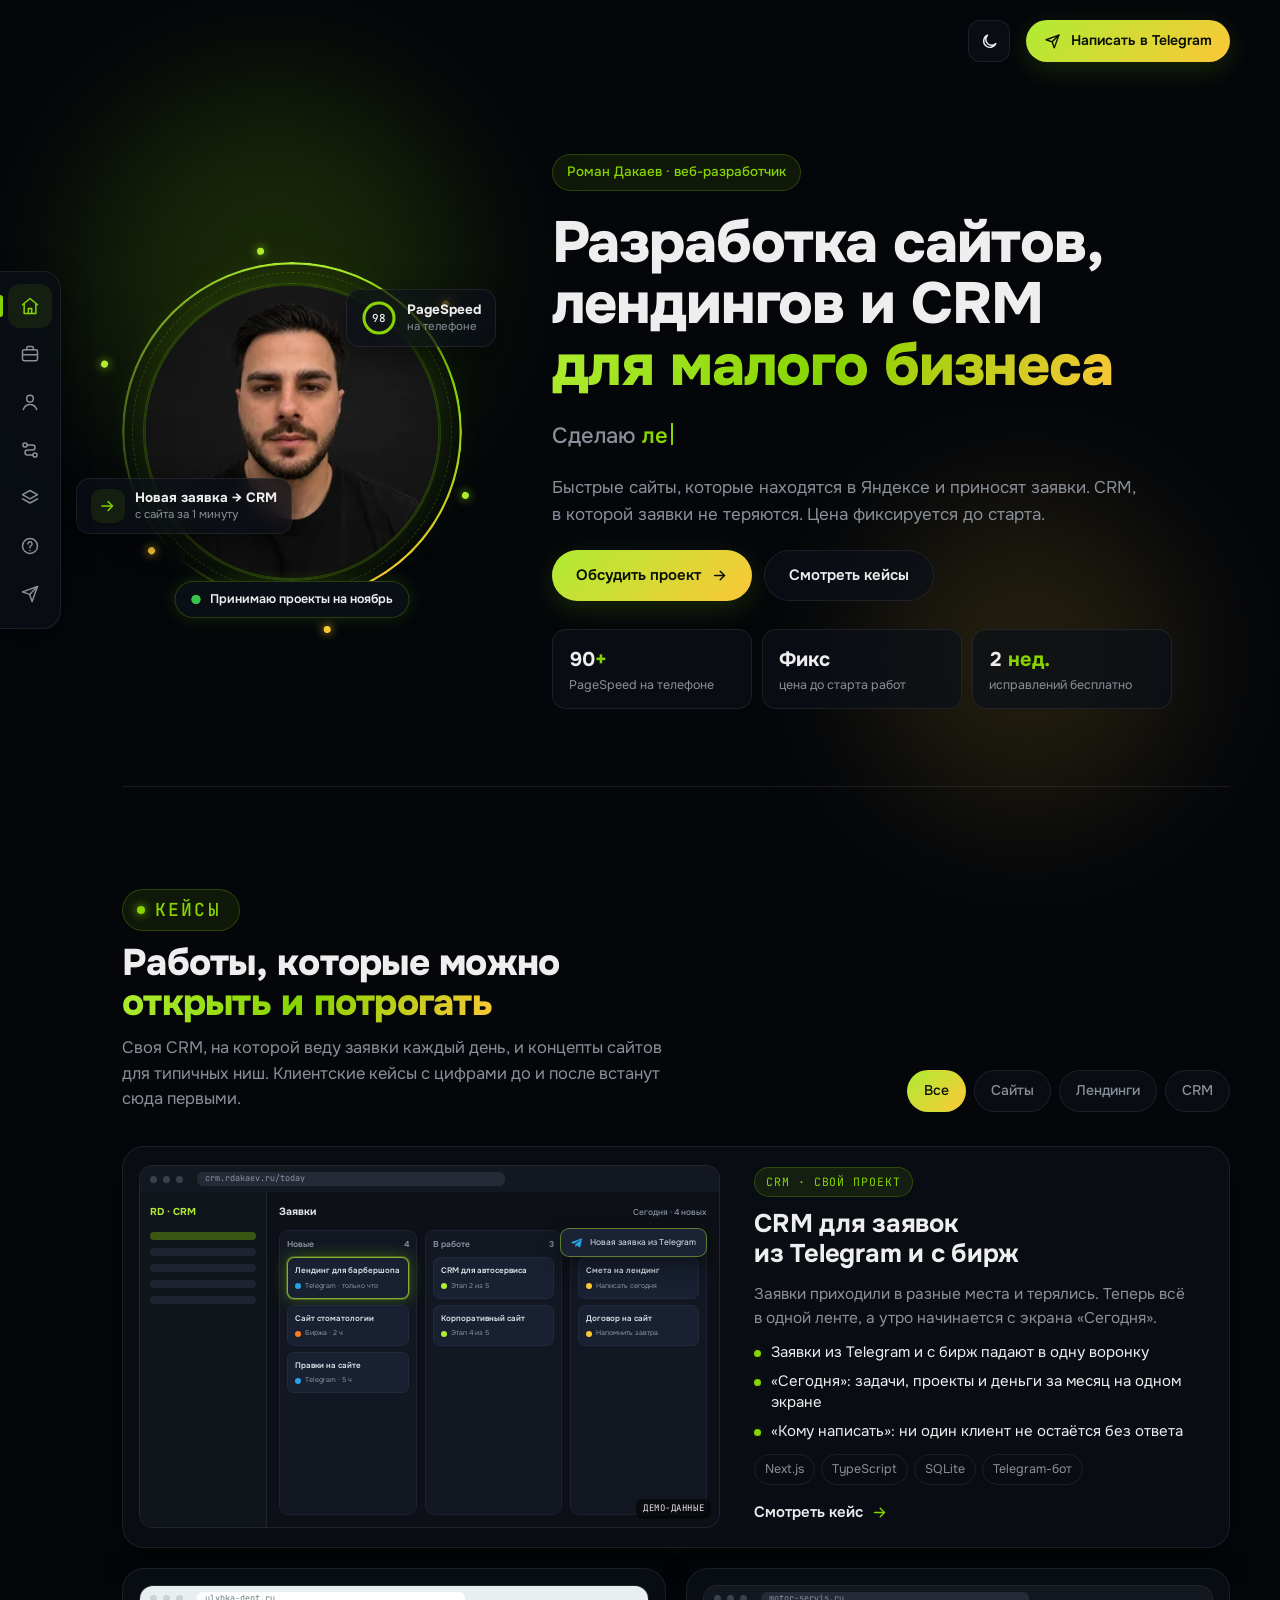
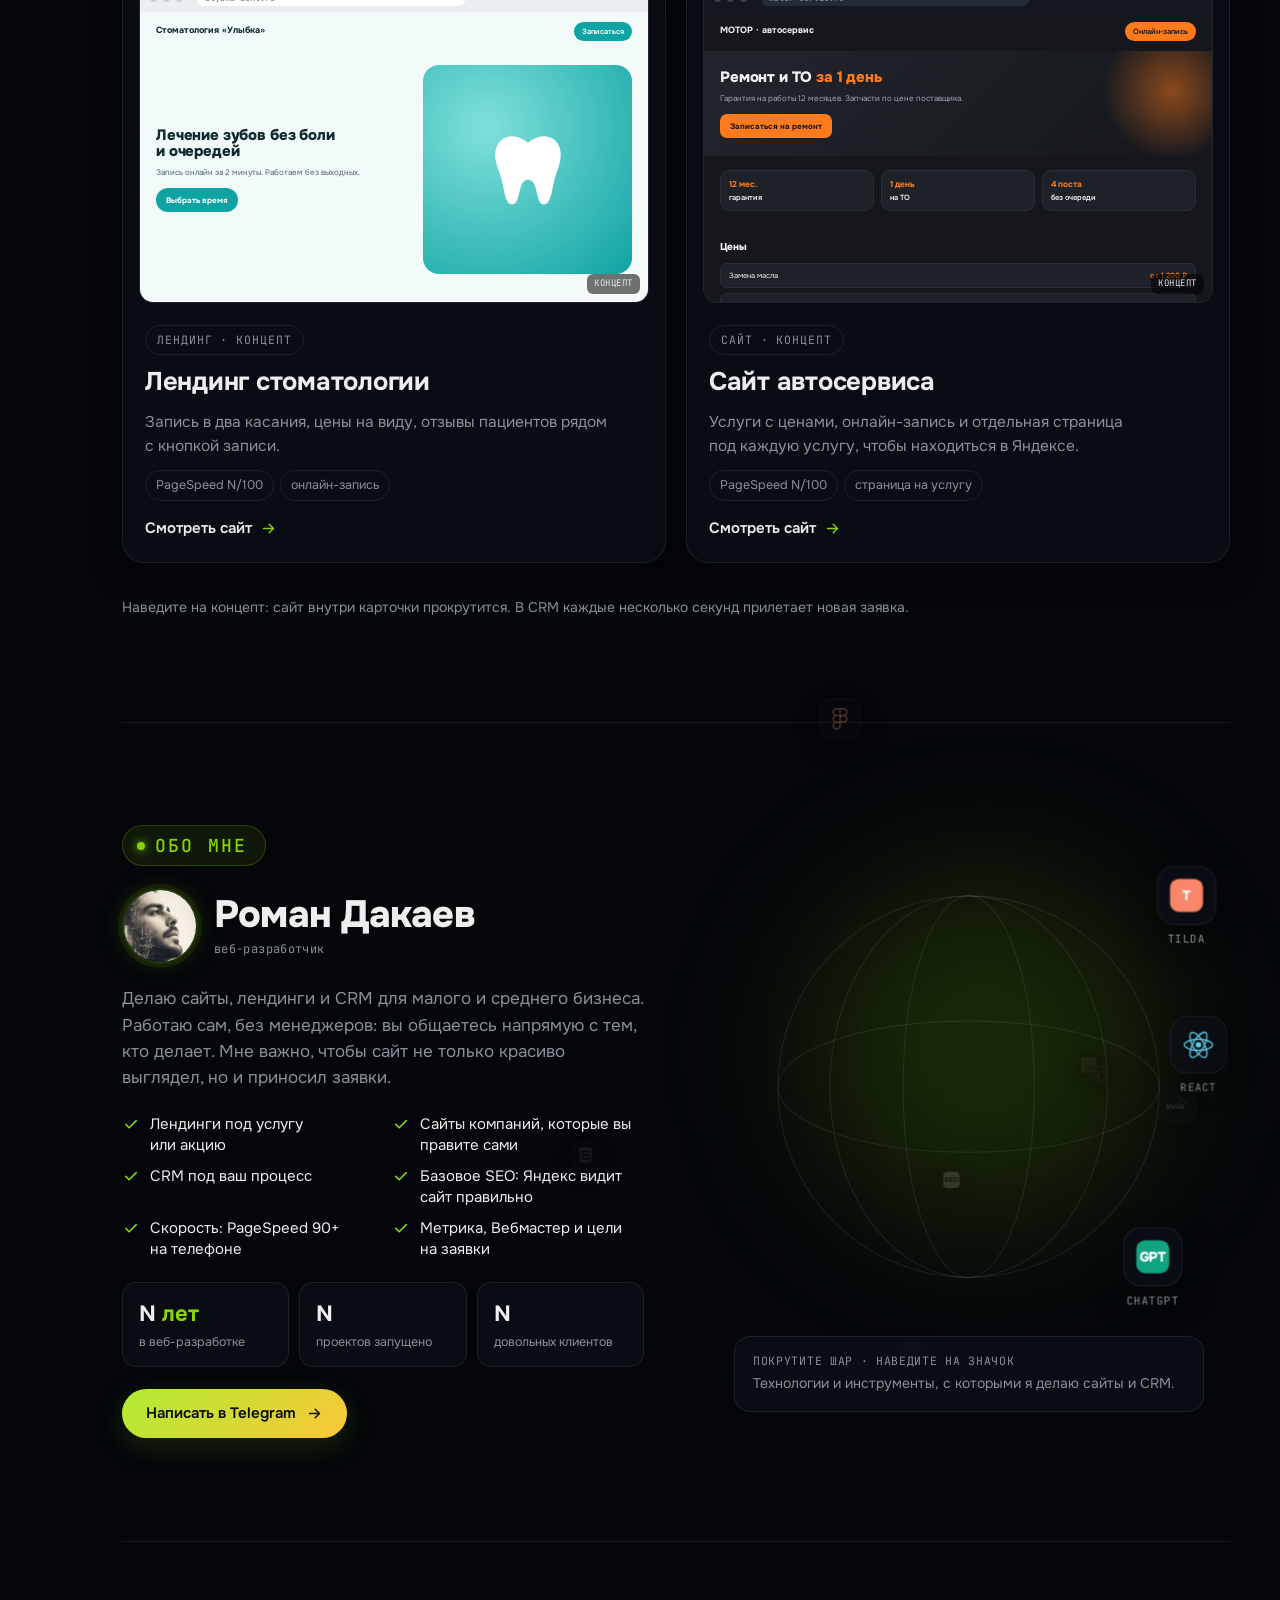
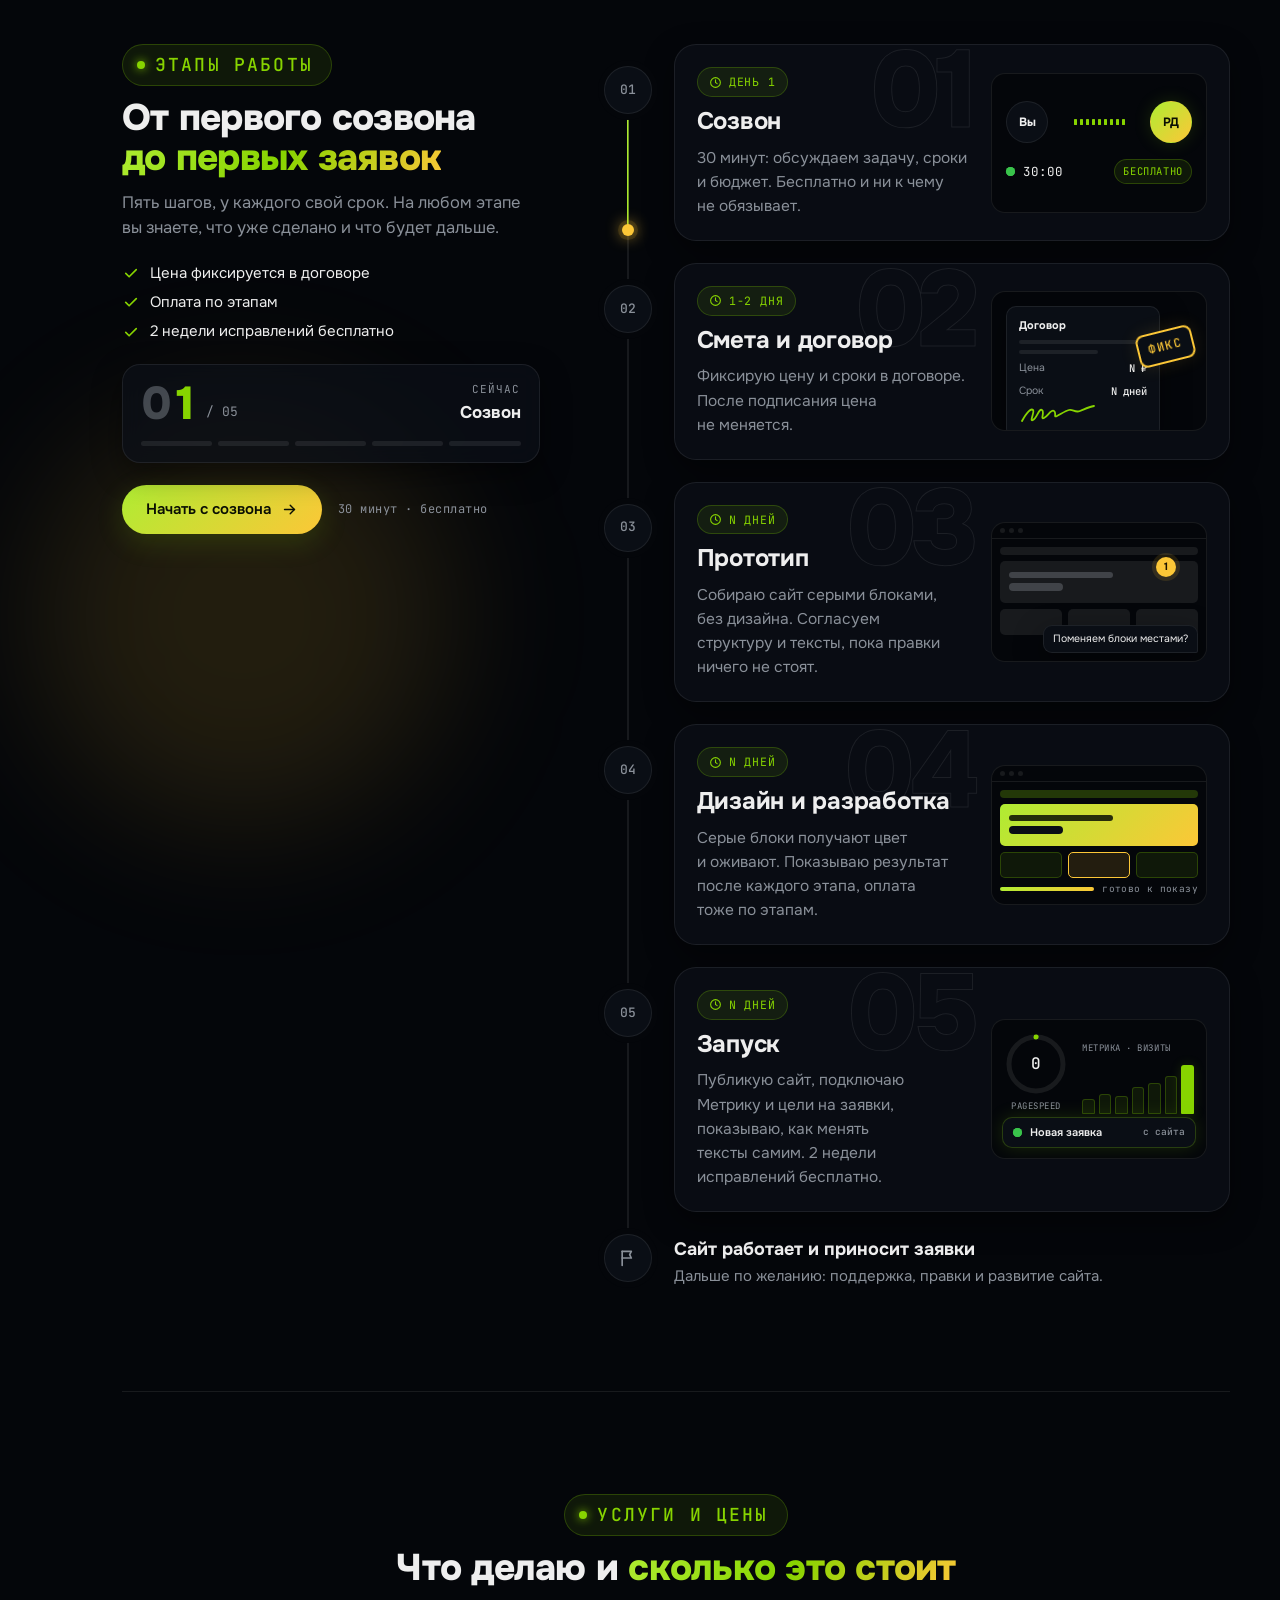
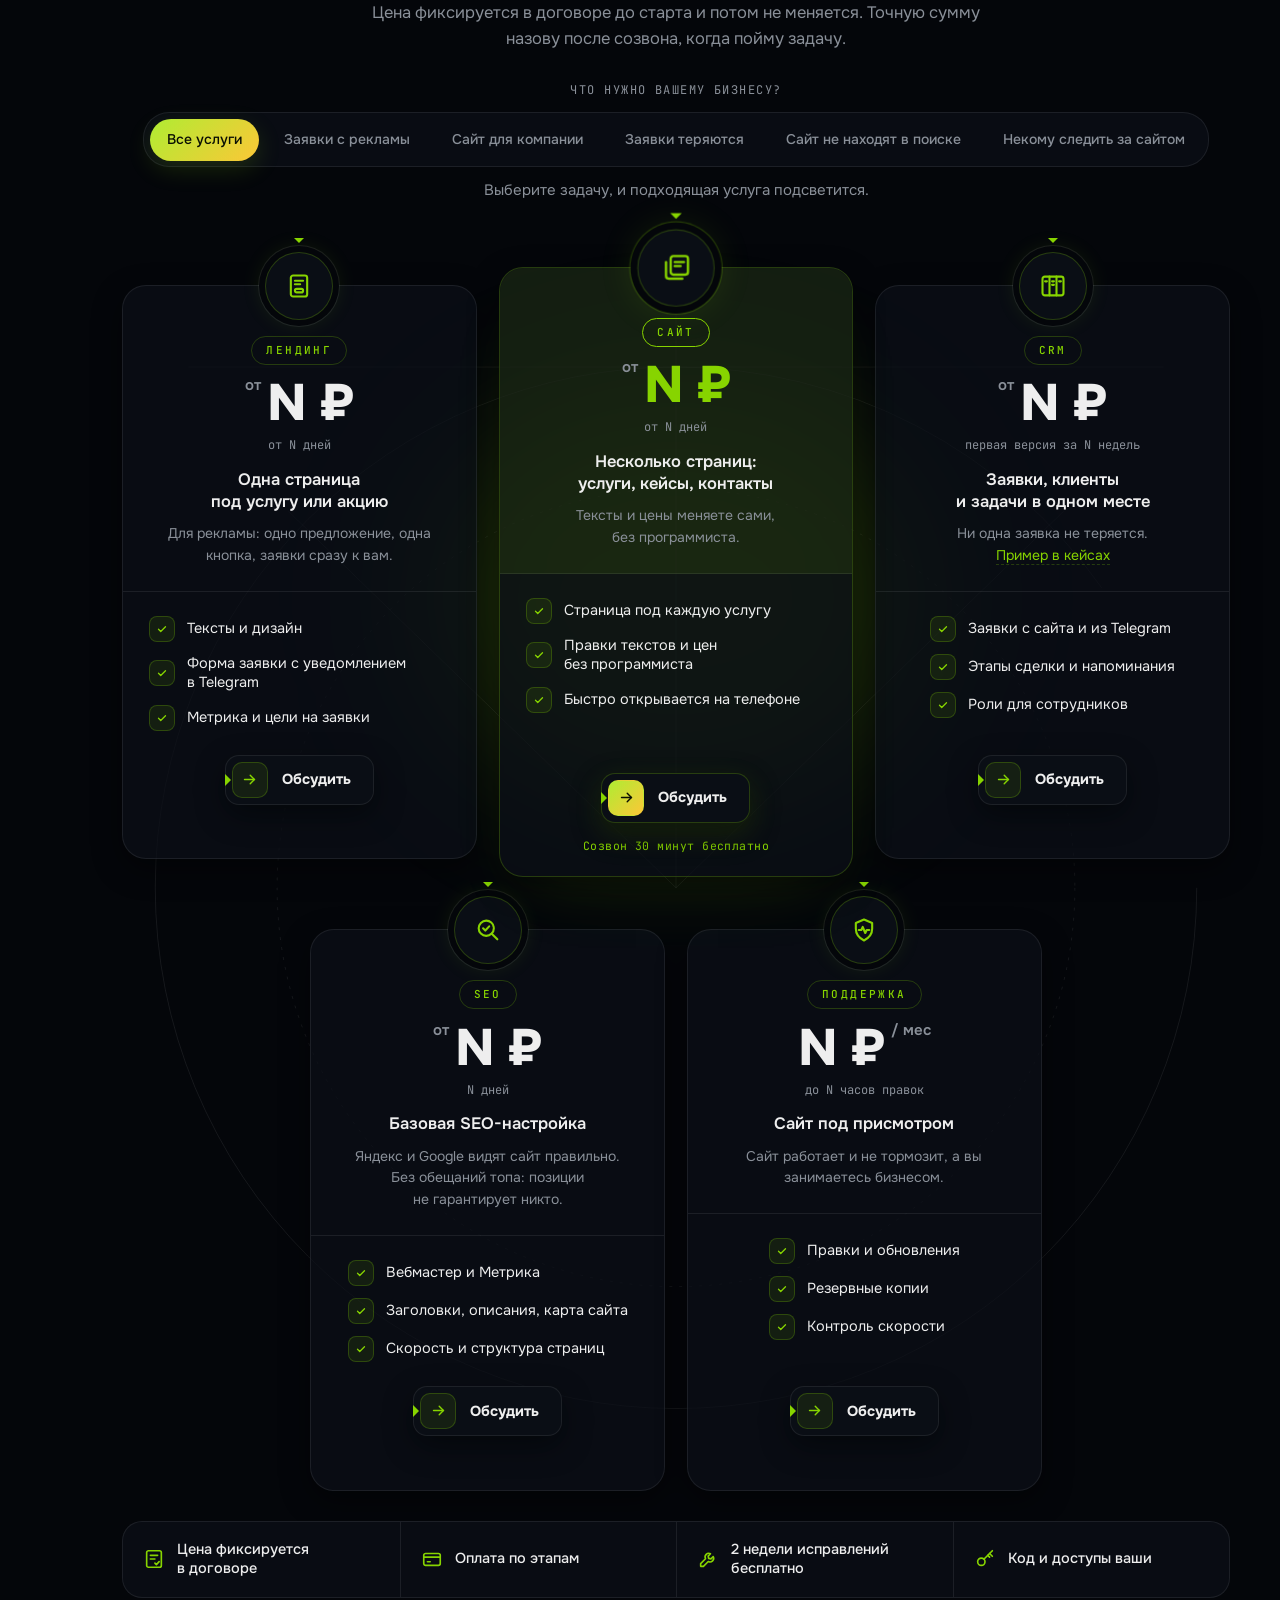
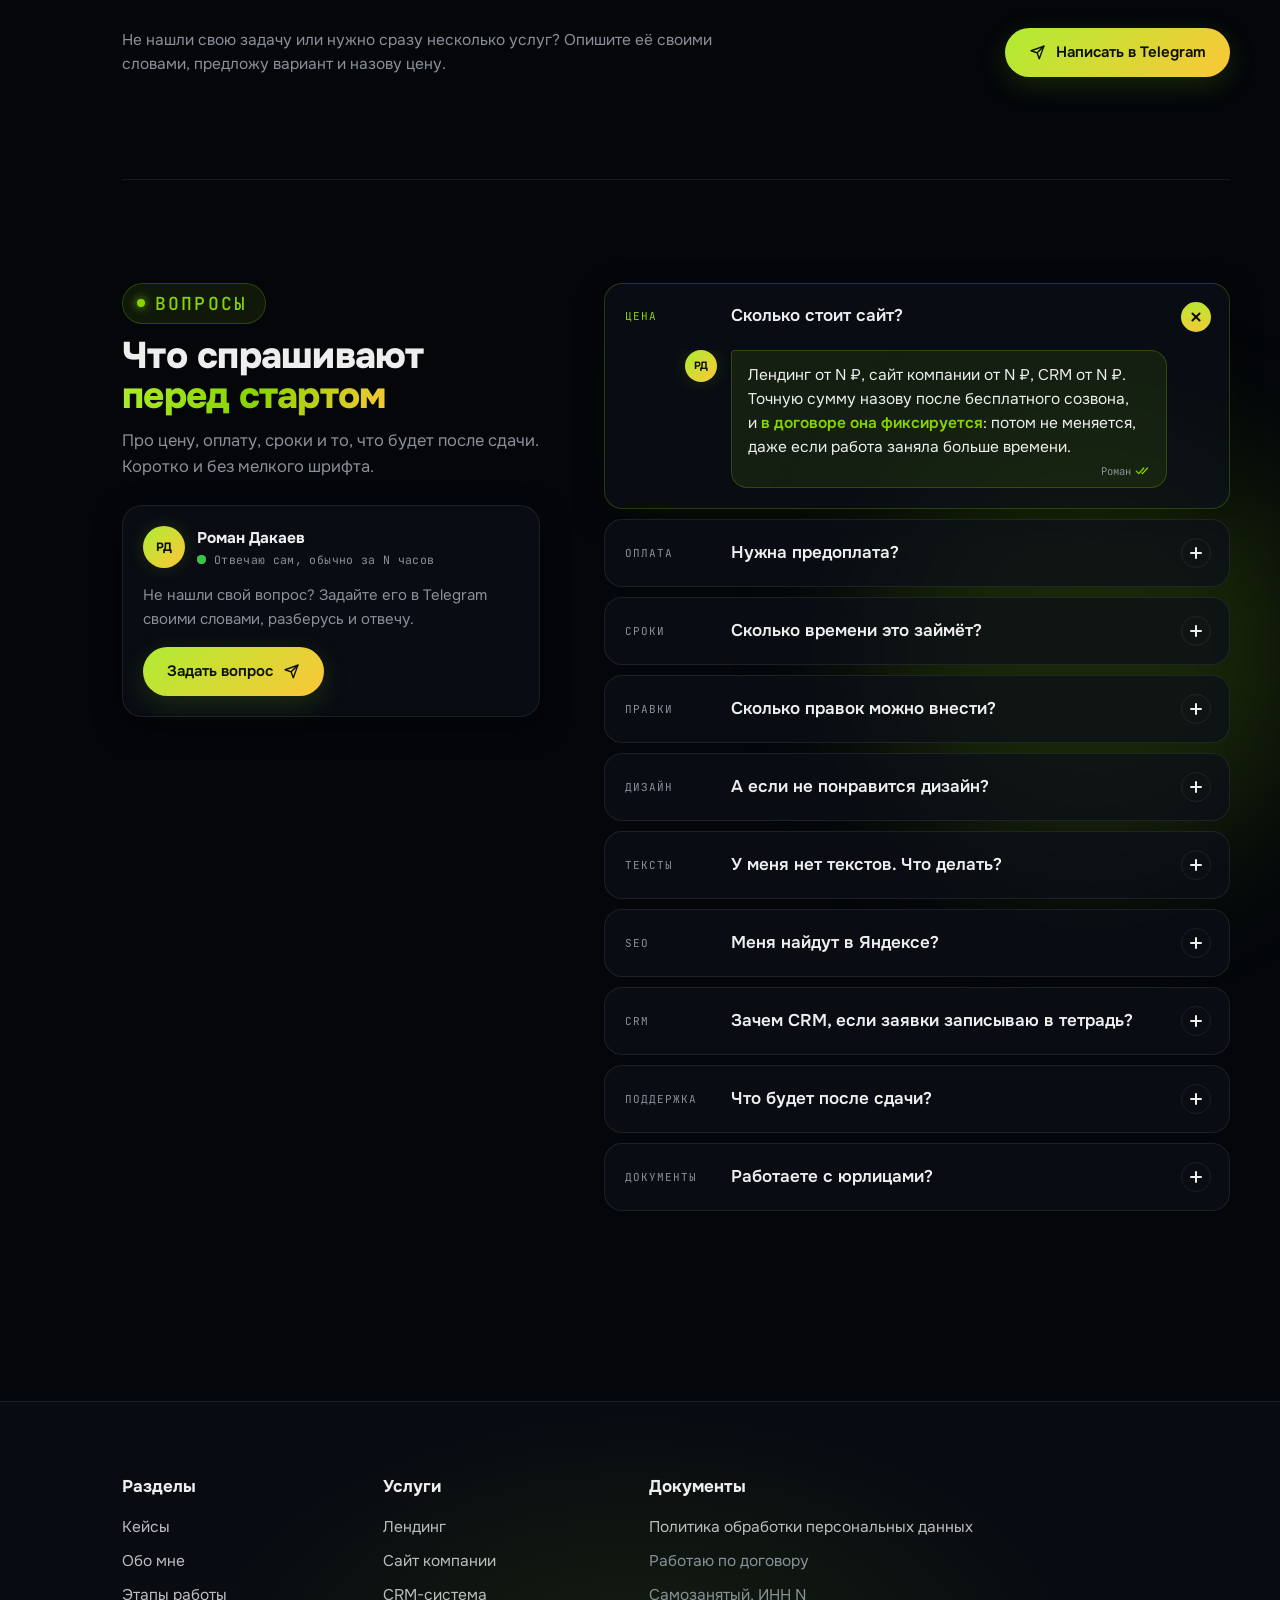
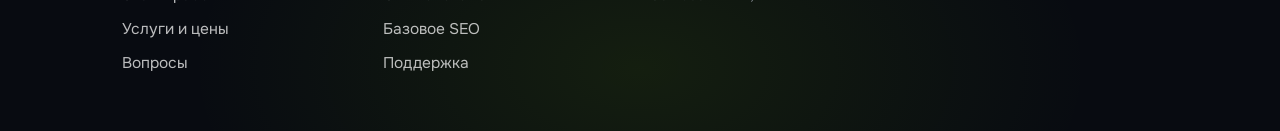
<file: index.html>
<!doctype html>
<html lang="ru">
<head>
<meta charset="utf-8">
<meta name="viewport" content="width=device-width, initial-scale=1, viewport-fit=cover">
<title>Роман Дакаев: сайты, лендинги и&nbsp;CRM для&nbsp;малого бизнеса</title>
<meta name="description" content="Быстрые сайты, которые находятся в Яндексе и приносят заявки. CRM, в которой заявки не теряются. Цена фиксируется до старта.">
<meta name="robots" content="noindex">
<meta name="theme-color" content="#04060A">
<link rel="preload" href="/assets/fonts/onest-cyrillic.woff2" as="font" type="font/woff2" crossorigin>
<script>
  // saved theme before the first paint, so the page doesn't flash; dark is the default
  (function (r) { var t; try { t = localStorage.getItem('pf-theme'); } catch (e) {}
    r.setAttribute('data-theme', t === 'light' ? 'light' : 'dark'); })(document.documentElement);
</script>
<style>@font-face{font-family: "JetBrains Mono";font-style: normal;font-weight: 400 500;font-display: swap;src: url("/assets/fonts/jetbrains-mono-cyrillic.woff2") format("woff2");unicode-range: U+0301, U+0400-045F, U+0490-0491, U+04B0-04B1, U+2116;}@font-face{font-family: "JetBrains Mono";font-style: normal;font-weight: 400 500;font-display: swap;src: url("/assets/fonts/jetbrains-mono-latin-ext.woff2") format("woff2");unicode-range: U+0100-02BA, U+02BD-02C5, U+02C7-02CC, U+02CE-02D7, U+02DD-02FF, U+0304, U+0308, U+0329, U+1D00-1DBF, U+1E00-1E9F, U+1EF2-1EFF, U+2020, U+20A0-20AB, U+20AD-20C4, U+2113, U+2C60-2C7F, U+A720-A7FF;}@font-face{font-family: "JetBrains Mono";font-style: normal;font-weight: 400 500;font-display: swap;src: url("/assets/fonts/jetbrains-mono-latin.woff2") format("woff2");unicode-range: U+0000-00FF, U+0131, U+0152-0153, U+02BB-02BC, U+02C6, U+02DA, U+02DC, U+0304, U+0308, U+0329, U+2000-206F, U+20AC, U+2122, U+2191, U+2193, U+2212, U+2215, U+FEFF, U+FFFD;}@font-face{font-family: "Onest";font-style: normal;font-weight: 400 800;font-display: swap;src: url("/assets/fonts/onest-cyrillic.woff2") format("woff2");unicode-range: U+0301, U+0400-045F, U+0490-0491, U+04B0-04B1, U+2116;}@font-face{font-family: "Onest";font-style: normal;font-weight: 400 800;font-display: swap;src: url("/assets/fonts/onest-symbols.woff2") format("woff2");unicode-range: U+0001-000C, U+000E-001F, U+007F-009F, U+20DD-20E0, U+20E2-20E4, U+2150-218F, U+2190, U+2192, U+2194-2199, U+21AF, U+21E6-21F0, U+21F3, U+2218-2219, U+2299, U+22C4-22C6, U+2300-243F, U+2440-244A, U+2460-24FF, U+25A0-27BF, U+2800-28FF, U+2921-2922, U+2981, U+29BF, U+29EB, U+2B00-2BFF, U+4DC0-4DFF, U+FFF9-FFFB, U+10140-1018E, U+10190-1019C, U+101A0, U+101D0-101FD, U+102E0-102FB, U+10E60-10E7E, U+1D2C0-1D2D3, U+1D2E0-1D37F, U+1F000-1F0FF, U+1F100-1F1AE, U+1F1E6-1F1FF, U+1F30D-1F30F, U+1F315, U+1F31C, U+1F31E, U+1F320-1F32C, U+1F336, U+1F378, U+1F37D, U+1F382, U+1F393-1F39F, U+1F3A7-1F3A8, U+1F3AC-1F3AF, U+1F3C2, U+1F3C4-1F3C6, U+1F3CA-1F3CE, U+1F3D4-1F3E0, U+1F3ED, U+1F3F1-1F3F3, U+1F3F5-1F3F7, U+1F408, U+1F415, U+1F41F, U+1F426, U+1F43F, U+1F441-1F442, U+1F444, U+1F446-1F449, U+1F44C-1F44E, U+1F453, U+1F46A, U+1F47D, U+1F4A3, U+1F4B0, U+1F4B3, U+1F4B9, U+1F4BB, U+1F4BF, U+1F4C8-1F4CB, U+1F4D6, U+1F4DA, U+1F4DF, U+1F4E3-1F4E6, U+1F4EA-1F4ED, U+1F4F7, U+1F4F9-1F4FB, U+1F4FD-1F4FE, U+1F503, U+1F507-1F50B, U+1F50D, U+1F512-1F513, U+1F53E-1F54A, U+1F54F-1F5FA, U+1F610, U+1F650-1F67F, U+1F687, U+1F68D, U+1F691, U+1F694, U+1F698, U+1F6AD, U+1F6B2, U+1F6B9-1F6BA, U+1F6BC, U+1F6C6-1F6CF, U+1F6D3-1F6D7, U+1F6E0-1F6EA, U+1F6F0-1F6F3, U+1F6F7-1F6FC, U+1F700-1F80B, U+1F810-1F847, U+1F850-1F859, U+1F860-1F887, U+1F890-1F8AD, U+1F8B0-1F8BB, U+1F8C0-1F8C1, U+1F8D0-1F8D8, U+1F900-1F90B, U+1F93B, U+1F946, U+1F984, U+1F996, U+1F9E9, U+1FA00-1FA6F, U+1FA70-1FA7C, U+1FA80-1FAC6, U+1FAC8, U+1FACC-1FADD, U+1FADF-1FAEB, U+1FAEF-1FAFA, U+1FB00-1FBFF;}@font-face{font-family: "Onest";font-style: normal;font-weight: 400 800;font-display: swap;src: url("/assets/fonts/onest-latin-ext.woff2") format("woff2");unicode-range: U+0100-02BA, U+02BD-02C5, U+02C7-02CC, U+02CE-02D7, U+02DD-02FF, U+0304, U+0308, U+0329, U+1D00-1DBF, U+1E00-1E9F, U+1EF2-1EFF, U+2020, U+20A0-20AB, U+20AD-20C4, U+2113, U+2C60-2C7F, U+A720-A7FF;}@font-face{font-family: "Onest";font-style: normal;font-weight: 400 800;font-display: swap;src: url("/assets/fonts/onest-latin.woff2") format("woff2");unicode-range: U+0000-00FF, U+0131, U+0152-0153, U+02BB-02BC, U+02C6, U+02DA, U+02DC, U+0304, U+0308, U+0329, U+2000-206F, U+20AC, U+2122, U+2191, U+2193, U+2212, U+2215, U+FEFF, U+FFFD;}:root{--bg: #04060A;--surface: #0A0E15;--glass: rgba(12, 16, 24, .72);--line: rgba(255, 255, 255, .08);--text: #EEEEEE;--muted: #8A9099;--lime: #87D400;--lime-hi: #AFEC32;--gold: #FCC737;--lime-bg: rgba(135, 212, 0, .09);--lime-line: rgba(135, 212, 0, .24);--glow-lime: rgba(135, 212, 0, .16);--glow-gold: rgba(252, 199, 55, .12);--grad-a: #AFEC32;--grad-b: #FCC737;--online: #39C34B;--on-accent: #0A0F03;--shadow: 0 10px 30px rgba(0, 0, 0, .45);--btn-bg: linear-gradient(135deg, #AFEC32, #FCC737);--btn-text: #0A0F03;--accent-grad: linear-gradient(120deg, #AFEC32, #87D400, #FCC737);--flow: linear-gradient(180deg, #AFEC32, #87D400 55%, #FCC737);--foot-bg: #080B11;--f-sans: "Onest", system-ui, -apple-system, "Segoe UI", Roboto, sans-serif;--f-mono: "JetBrains Mono", ui-monospace, "SFMono-Regular", Menlo, Consolas, monospace;--ease: cubic-bezier(.16, 1, .3, 1);color-scheme: dark;}@media (prefers-color-scheme: light){:root:not([data-theme="dark"]){--bg: #F5F7F2;--surface: #FFFFFF;--glass: rgba(255, 255, 255, .82);--line: #DFE4D8;--text: #0E1410;--muted: #5A6359;--lime: #3A7D00;--lime-hi: #5BA800;--gold: #D99A00;--lime-bg: rgba(74, 150, 0, .08);--lime-line: rgba(74, 150, 0, .28);--glow-lime: rgba(120, 200, 0, .18);--glow-gold: rgba(240, 180, 0, .10);--grad-a: #5BA800;--grad-b: #E0A100;--online: #1FA33A;--on-accent: #FFFFFF;--shadow: 0 10px 30px rgba(30, 50, 20, .10);--btn-bg: linear-gradient(135deg, #56A400, #3A7D00);--btn-text: #FFFFFF;--accent-grad: linear-gradient(120deg, #2F6E00, #56A400);--flow: linear-gradient(180deg, #5BA800, #3A7D00);--foot-bg: #EAEFE4;color-scheme: light;}}:root[data-theme="light"]{--bg: #F5F7F2;--surface: #FFFFFF;--glass: rgba(255, 255, 255, .82);--line: #DFE4D8;--text: #0E1410;--muted: #5A6359;--lime: #3A7D00;--lime-hi: #5BA800;--gold: #D99A00;--lime-bg: rgba(74, 150, 0, .08);--lime-line: rgba(74, 150, 0, .28);--glow-lime: rgba(120, 200, 0, .18);--glow-gold: rgba(240, 180, 0, .10);--grad-a: #5BA800;--grad-b: #E0A100;--online: #1FA33A;--on-accent: #FFFFFF;--shadow: 0 10px 30px rgba(30, 50, 20, .10);--btn-bg: linear-gradient(135deg, #56A400, #3A7D00);--btn-text: #FFFFFF;--accent-grad: linear-gradient(120deg, #2F6E00, #56A400);--flow: linear-gradient(180deg, #5BA800, #3A7D00);--foot-bg: #EAEFE4;color-scheme: light;}*{box-sizing: border-box;}html, body{background: var(--bg);}html{overflow-x: clip;}body{margin: 0;color: var(--text);font-family: var(--f-sans);font-size: 16px;line-height: 1.55;padding-left: max(16px, env(safe-area-inset-left, 0px));padding-right: max(16px, env(safe-area-inset-right, 0px));overflow-x: clip;transition: background-color .4s var(--ease), color .4s var(--ease);}a{color: inherit;text-decoration: none;}:focus-visible{outline: 2px solid var(--lime);outline-offset: 3px;border-radius: 10px;}h1, h2, h3{text-wrap: balance;}p{text-wrap: pretty;}@keyframes rise{from{opacity: 0;transform: translateY(16px);}}@keyframes fromRight{from{opacity: 0;transform: translateX(32px);}}@keyframes pop{from{opacity: 0;transform: scale(.92);}}@keyframes swap{from{opacity: 0;transform: translateY(8px);}}@keyframes spin{to{transform: rotate(360deg);}}@keyframes ping{0%{transform: scale(1);opacity: .7;}80%, 100%{transform: scale(2.6);opacity: 0;}}@keyframes bob{0%, 100%{transform: translateY(0);}50%{transform: translateY(-8px);}}@keyframes halo{0%{transform: scale(1);opacity: .6;}100%{transform: scale(1.75);opacity: 0;}}@keyframes sweep{to{transform: translateX(120%);}}@keyframes blink{50%{opacity: 0;}}@keyframes typing{0%, 60%, 100%{transform: translateY(0);opacity: .4;}30%{transform: translateY(-4px);opacity: 1;}}.rise{animation: rise .9s var(--ease) both;}.from-right{animation: fromRight 1s var(--ease) both;}.pop{animation: pop .8s var(--ease) both;}.d1{animation-delay: .08s;}.d2{animation-delay: .16s;}.d3{animation-delay: .24s;}.d4{animation-delay: .32s;}.d5{animation-delay: .4s;}@media (prefers-reduced-motion: reduce){*, *::before, *::after{animation: none !important;transition: none !important;}}.frame{max-width: 1180px;margin: 0 auto;padding-left: 72px;position: relative;}@media (max-width: 760px){.frame{padding-left: 0;}}.top{display: flex;align-items: center;gap: 16px;padding-block: 20px;position: relative;z-index: 5;}.top .spacer{flex: 1;}.icon-btn{width: 42px;height: 42px;border-radius: 12px;border: 1px solid var(--line);background: var(--glass);color: var(--text);display: grid;place-items: center;cursor: pointer;backdrop-filter: blur(12px);-webkit-backdrop-filter: blur(12px);transition: border-color .3s var(--ease), transform .3s var(--ease);}.icon-btn:hover{border-color: var(--lime-line);transform: translateY(-1px);}.icon-btn:focus:not(:focus-visible){outline: none;}.icon-btn svg{width: 19px;height: 19px;}.icon-btn .sun{display: none;}:root[data-theme="light"] .icon-btn .sun{display: block;}:root[data-theme="light"] .icon-btn .moon{display: none;}.btn{display: inline-flex;align-items: center;gap: 10px;border-radius: 999px;padding: 13px 24px;font-weight: 600;font-size: 15px;transition: transform .35s var(--ease), box-shadow .35s var(--ease), border-color .35s var(--ease);white-space: nowrap;}.btn svg{width: 17px;height: 17px;transition: transform .35s var(--ease);}.btn:hover svg{transform: translateX(3px);}.btn.primary{color: var(--btn-text);background: var(--btn-bg);box-shadow: 0 8px 28px var(--glow-lime);}.btn.primary:hover{transform: translateY(-2px);box-shadow: 0 12px 34px var(--glow-lime);}.btn.ghost{border: 1px solid var(--line);background: var(--glass);}.btn.ghost:hover{border-color: var(--lime-line);transform: translateY(-2px);}.btn.sm{padding: 10px 18px;font-size: 14px;}@media (max-width: 560px){.top .btn.sm span{display: none;}.top .btn.sm{padding: 10px 12px;}}.dock{position: fixed;left: 0;top: 50%;transform: translateY(-50%);z-index: 20;padding: 12px 8px 12px calc(8px + env(safe-area-inset-left, 0px));background: var(--glass);backdrop-filter: blur(12px);-webkit-backdrop-filter: blur(12px);border: 1px solid var(--line);border-left: 0;border-radius: 0 18px 18px 0;box-shadow: var(--shadow);display: flex;flex-direction: column;gap: 4px;}.dock a{position: relative;width: 44px;height: 44px;border-radius: 12px;display: grid;place-items: center;color: var(--muted);transition: color .25s var(--ease), background-color .25s var(--ease);}.dock a svg{width: 20px;height: 20px;}.dock a:hover, .dock a:focus-visible{color: var(--text);background: var(--lime-bg);}.dock a.on{color: var(--lime);background: var(--lime-bg);}.dock a.on::before{content: "";position: absolute;left: -8px;top: 50%;width: 3px;height: 22px;margin-top: -11px;border-radius: 0 3px 3px 0;background: var(--lime);}.dock a span{position: absolute;left: calc(100% + 12px);top: 50%;transform: translate(-6px, -50%);opacity: 0;pointer-events: none;white-space: nowrap;font-size: 13px;font-weight: 500;padding: 6px 12px;border-radius: 10px;background: var(--surface);border: 1px solid var(--lime-line);color: var(--text);box-shadow: var(--shadow);transition: opacity .25s var(--ease), transform .25s var(--ease);}.dock a:hover span, .dock a:focus-visible span{opacity: 1;transform: translate(0, -50%);}@media (max-width: 760px){.dock{display: none;}}.burger{position: fixed;top: 20px;right: max(16px, env(safe-area-inset-right, 0px));z-index: 31;display: none;}.burger span{position: relative;width: 18px;height: 14px;}.burger i{position: absolute;left: 0;width: 18px;height: 2px;border-radius: 1px;background: currentColor;transition: transform .35s var(--ease), opacity .25s var(--ease);}.burger i:nth-child(1){top: 0;}.burger i:nth-child(2){top: 6px;}.burger i:nth-child(3){top: 12px;}.burger.open{border-color: var(--lime-line);}.burger.open i:nth-child(1){transform: translateY(6px) rotate(45deg);}.burger.open i:nth-child(2){opacity: 0;}.burger.open i:nth-child(3){transform: translateY(-6px) rotate(-45deg);}.burger-slot{display: none;width: 42px;height: 42px;flex: none;}.mnav{position: fixed;top: 70px;right: max(16px, env(safe-area-inset-right, 0px));z-index: 30;width: min(250px, calc(100vw - 32px));padding: 8px;border-radius: 18px;background: var(--glass);backdrop-filter: blur(12px);-webkit-backdrop-filter: blur(12px);border: 1px solid var(--line);box-shadow: var(--shadow);display: none;gap: 2px;transform-origin: top right;opacity: 0;visibility: hidden;transform: translateY(-8px) scale(.97);transition: opacity .3s var(--ease), transform .35s var(--ease), visibility 0s linear .35s;}.mnav.open{opacity: 1;visibility: visible;transform: none;transition: opacity .3s var(--ease), transform .35s var(--ease);}.mnav a{position: relative;display: flex;align-items: center;gap: 12px;min-height: 44px;padding: 0 12px;border-radius: 12px;font-size: 15.5px;font-weight: 500;color: var(--text);transition: color .25s var(--ease), background-color .25s var(--ease);}.mnav a svg{width: 20px;height: 20px;flex: none;color: var(--muted);transition: color .25s var(--ease);}.mnav a:hover{background: var(--lime-bg);}.mnav a.on{color: var(--lime);background: var(--lime-bg);}.mnav a.on svg{color: var(--lime);}.mnav a.on::before{content: "";position: absolute;left: -8px;top: 50%;width: 3px;height: 22px;margin-top: -11px;border-radius: 0 3px 3px 0;background: var(--lime);}@media (max-width: 760px){.burger, .burger-slot, .mnav{display: grid;}}.hero{position: relative;display: grid;grid-template-columns: auto minmax(0, 1fr);align-items: center;gap: clamp(40px, 7vw, 104px);padding-block: clamp(32px, 6vw, 72px) clamp(40px, 6vw, 80px);}.blob{position: absolute;border-radius: 50%;filter: blur(70px);pointer-events: none;z-index: 0;}.blob.a{width: 380px;height: 380px;left: -40px;top: 0;background: var(--glow-lime);}.blob.b{width: 320px;height: 320px;right: 4%;bottom: -30px;background: var(--glow-gold);}.hero > *:not(.blob){position: relative;z-index: 1;}@media (max-width: 900px){.hero{grid-template-columns: minmax(0, 1fr);justify-items: center;text-align: center;}.blob.a{left: 10%;}.blob.b{right: 0;}}.portrait{--size: clamp(250px, 28vw, 340px);width: var(--size);height: var(--size);position: relative;flex: none;max-width: 100%;}.ring{position: absolute;inset: 0;border-radius: 50%;background: conic-gradient(from 0deg, var(--grad-a), var(--lime), var(--grad-b), transparent 62%, var(--grad-a));-webkit-mask: radial-gradient(farthest-side, transparent calc(100% - 3px), #000 calc(100% - 2px));mask: radial-gradient(farthest-side, transparent calc(100% - 3px), #000 calc(100% - 2px));animation: spin 9s linear infinite;}.dash{position: absolute;inset: 10px;border-radius: 50%;border: 1px dashed var(--lime-line);animation: spin 40s linear infinite reverse;}.photo{position: absolute;inset: 22px;border-radius: 50%;overflow: hidden;border: 2px solid var(--lime-line);box-shadow: 0 0 0 1px var(--lime-line), 0 0 46px var(--glow-lime);background: radial-gradient(120% 90% at 50% 15%, var(--surface), var(--bg));display: grid;place-items: end center;}.photo img{position: absolute;inset: 0;width: 100%;height: 100%;object-fit: cover;}.orbit{position: absolute;inset: -14px;border-radius: 50%;animation: spin 16s linear infinite;}.orbit.two{inset: -30px;animation-duration: 26s;animation-direction: reverse;}.orbit i{position: absolute;width: 7px;height: 7px;border-radius: 50%;left: 50%;top: 50%;margin: -3.5px;}.orbit i.l{background: var(--lime-hi);box-shadow: 0 0 10px var(--lime);}.orbit i.g{background: var(--gold);box-shadow: 0 0 10px var(--gold);}.orbit i:nth-child(1){transform: rotate(20deg) translateX(calc(var(--size) / 2 + 14px));}.orbit i:nth-child(2){transform: rotate(140deg) translateX(calc(var(--size) / 2 + 14px));}.orbit i:nth-child(3){transform: rotate(260deg) translateX(calc(var(--size) / 2 + 14px));}.orbit.two i:nth-child(1){transform: rotate(80deg) translateX(calc(var(--size) / 2 + 30px));}.orbit.two i:nth-child(2){transform: rotate(200deg) translateX(calc(var(--size) / 2 + 30px));}.orbit.two i:nth-child(3){transform: rotate(320deg) translateX(calc(var(--size) / 2 + 30px));}@keyframes spin{to{transform: rotate(360deg);}}.status{position: absolute;left: 50%;bottom: -16px;transform: translateX(-50%);z-index: 3;display: inline-flex;align-items: center;gap: 9px;padding: 8px 16px;border-radius: 999px;background: var(--surface);border: 1px solid var(--lime-line);box-shadow: 0 0 18px var(--glow-lime);font-size: 12.5px;font-weight: 600;white-space: nowrap;color: var(--text);}.dot{position: relative;width: 9px;height: 9px;flex: none;}.dot::before, .dot::after{content: "";position: absolute;inset: 0;border-radius: 50%;background: var(--online);}.dot::before{animation: ping 1.8s var(--ease) infinite;}@keyframes ping{0%{transform: scale(1);opacity: .7;}80%, 100%{transform: scale(2.6);opacity: 0;}}.chip{position: absolute;z-index: 3;display: flex;align-items: center;gap: 10px;padding: 10px 14px;border-radius: 14px;background: var(--glass);backdrop-filter: blur(12px);-webkit-backdrop-filter: blur(12px);border: 1px solid var(--line);box-shadow: var(--shadow);font-size: 12.5px;line-height: 1.3;white-space: nowrap;animation: bob 6s ease-in-out infinite;text-align: left;}.chip b{display: block;font-size: 13.5px;}.chip small{color: var(--muted);font-size: 11.5px;}.chip.speed{right: -34px;top: 8%;}.chip.lead{left: -46px;bottom: 20%;animation-delay: -3s;}.gauge{width: 36px;height: 36px;flex: none;}.gauge text{font-family: var(--f-mono);font-size: 11px;font-weight: 500;fill: var(--text);}.lead-ico{width: 34px;height: 34px;border-radius: 10px;display: grid;place-items: center;background: var(--lime-bg);color: var(--lime);flex: none;}.lead-ico svg{width: 18px;height: 18px;}@keyframes bob{0%, 100%{transform: translateY(0);}50%{transform: translateY(-8px);}}@media (max-width: 560px){.chip.speed{right: -44px;top: -6%;}.chip.lead{left: -44px;bottom: 11%;}}.copy{display: grid;gap: 22px;max-width: 620px;min-width: 0;}.hello{justify-self: start;display: inline-flex;align-items: center;gap: 10px;padding: 7px 14px;border-radius: 999px;background: var(--lime-bg);border: 1px solid var(--lime-line);font-size: 13.5px;color: var(--lime);font-weight: 500;}h1{margin: 0;font-size: clamp(34px, 4.6vw, 58px);line-height: 1.06;font-weight: 800;letter-spacing: -.02em;}h1 em{font-style: normal;background: var(--accent-grad);-webkit-background-clip: text;background-clip: text;color: transparent;}.typer{font-size: clamp(18px, 2vw, 22px);font-weight: 600;color: var(--lime);min-height: 1.5em;}.typer .muted{color: var(--muted);font-weight: 500;}.caret{display: inline-block;width: 2px;height: 1em;margin-left: 3px;vertical-align: -2px;background: var(--lime);animation: blink 1s steps(1) infinite;}@keyframes blink{50%{opacity: 0;}}.lede{margin: 0;color: var(--muted);font-size: 17px;max-width: 54ch;}.actions{display: flex;flex-wrap: wrap;gap: 12px;}.facts{display: grid;grid-template-columns: repeat(3, minmax(0, 1fr));gap: 10px;padding-top: 6px;}.fact{padding: 14px 16px;border-radius: 14px;background: var(--glass);border: 1px solid var(--line);display: grid;gap: 2px;text-align: left;}.fact b{font-size: 20px;font-weight: 700;font-variant-numeric: tabular-nums;}.fact b i{font-style: normal;color: var(--lime);}.fact span{font-size: 12.5px;color: var(--muted);line-height: 1.35;}@media (max-width: 900px){.hello, .actions{justify-self: center;justify-content: center;}}@media (max-width: 560px){.facts{grid-template-columns: minmax(0, 1fr);}}.rv{transition: opacity .9s var(--ease), translate .9s var(--ease);}html.reveal-on .rv:not(.in){opacity: 0;translate: 0 28px;}.eyebrow{justify-self: start;display: inline-flex;align-items: center;gap: 10px;padding: 8px 18px 8px 14px;border-radius: 999px;font-family: var(--f-mono);font-size: clamp(15px, 1.5vw, 18px);font-weight: 500;letter-spacing: .12em;text-transform: uppercase;line-height: 1.3;color: var(--lime);background: var(--lime-bg);border: 1px solid var(--lime-line);}.eyebrow::before{content: "";width: 8px;height: 8px;border-radius: 50%;flex: none;background: var(--lime);box-shadow: 0 0 10px var(--lime);}.nums{display: grid;grid-template-columns: repeat(3, minmax(0, 1fr));gap: 10px;}.nums div{padding: 14px 16px;border-radius: 14px;background: var(--glass);border: 1px solid var(--line);display: grid;gap: 2px;}.nums b{font-size: 22px;font-weight: 700;font-variant-numeric: tabular-nums;}.nums b i{font-style: normal;color: var(--lime);}.nums span{font-size: 12.5px;color: var(--muted);}.ava{width: 42px;height: 42px;border-radius: 50%;flex: none;display: grid;place-items: center;font-size: 12px;font-weight: 700;background: var(--surface);border: 1px solid var(--line);color: var(--text);}.ava.me{background: var(--btn-bg);color: var(--btn-text);border-color: transparent;box-shadow: 0 0 18px var(--glow-lime);}.ask{display: grid;gap: 16px;padding: 20px;border-radius: 20px;background: var(--glass);border: 1px solid var(--line);box-shadow: var(--shadow);backdrop-filter: blur(12px);-webkit-backdrop-filter: blur(12px);}.ask-who{display: flex;align-items: center;gap: 12px;}.ask-who b{display: block;font-size: 15.5px;}.ask-who small{display: flex;align-items: center;gap: 8px;font-family: var(--f-mono);font-size: 11.5px;color: var(--muted);letter-spacing: .03em;}.ask p{margin: 0;color: var(--muted);font-size: 15px;}.ask .btn{justify-self: start;}.cases{padding-block: clamp(56px, 8vw, 110px);border-top: 1px solid var(--line);display: grid;gap: 34px;position: relative;}.cases-head{display: flex;flex-wrap: wrap;align-items: flex-end;justify-content: space-between;gap: 20px 32px;}.cases-head .titles{display: grid;gap: 12px;max-width: 640px;min-width: 0;}.cases-head h2{margin: 0;font-size: clamp(26px, 2.9vw, 38px);line-height: 1.08;font-weight: 800;letter-spacing: -.02em;text-wrap: balance;}.cases-head h2 em{font-style: normal;background: var(--accent-grad);-webkit-background-clip: text;background-clip: text;color: transparent;}.cases-head p{margin: 0;color: var(--muted);font-size: 16.5px;}.word{display: inline-block;overflow: hidden;vertical-align: bottom;padding-bottom: .08em;margin-bottom: -.08em;}.word > span{display: inline-block;transition: transform .9s var(--ease);}html.reveal-on h2.split:not(.in) .word > span{transform: translateY(105%);}.filters{display: flex;flex-wrap: wrap;gap: 8px;}.filters button{font: inherit;font-size: 14px;font-weight: 500;padding: 9px 16px;border-radius: 999px;cursor: pointer;color: var(--muted);background: var(--glass);border: 1px solid var(--line);transition: color .25s var(--ease), border-color .25s var(--ease), background-color .25s var(--ease);}.filters button:hover{color: var(--text);border-color: var(--lime-line);}.filters button[aria-pressed="true"]{color: var(--btn-text);background: var(--btn-bg);border-color: transparent;}.case-grid{display: grid;grid-template-columns: repeat(2, minmax(0, 1fr));gap: 20px;perspective: 1200px;}.case{position: relative;border-radius: 22px;background: var(--glass);border: 1px solid var(--line);box-shadow: var(--shadow);padding: 16px;display: grid;gap: 18px;align-content: start;min-width: 0;isolation: isolate;--rx: 0deg;--ry: 0deg;--mx: 50%;--my: 50%;transform: rotateX(var(--rx)) rotateY(var(--ry));transform-style: preserve-3d;transition: transform .5s var(--ease), border-color .35s var(--ease), opacity .45s var(--ease), translate .45s var(--ease);}.case::before{content: "";position: absolute;inset: 0;border-radius: inherit;z-index: -1;pointer-events: none;opacity: 0;transition: opacity .35s var(--ease);background: radial-gradient(420px circle at var(--mx) var(--my), var(--glow-lime), transparent 60%);}.case:hover{border-color: var(--lime-line);}.case:hover::before{opacity: 1;}.case.tilting{transition: transform .12s linear, border-color .35s var(--ease);}.case.feature{grid-column: 1 / -1;grid-template-columns: minmax(0, 1.25fr) minmax(0, 1fr);align-items: center;gap: 28px;}.case.out{opacity: 0;translate: 0 14px;pointer-events: none;}.case.gone{display: none;}html.reveal-on .case:not(.in){opacity: 0;translate: 0 34px;}.case-body{display: grid;gap: 12px;padding: 4px 6px 6px;align-content: start;}.case .tag{justify-self: start;display: inline-flex;align-items: center;gap: 8px;font-family: var(--f-mono);font-size: 11.5px;letter-spacing: .08em;text-transform: uppercase;color: var(--lime);padding: 5px 11px;border-radius: 999px;background: var(--lime-bg);border: 1px solid var(--lime-line);}.case .tag.concept{color: var(--muted);background: transparent;border-color: var(--line);}.case h3{margin: 0;font-size: clamp(21px, 2vw, 26px);line-height: 1.2;font-weight: 700;letter-spacing: -.01em;text-wrap: balance;}.case p{margin: 0;color: var(--muted);font-size: 15.5px;}.facts-list{list-style: none;margin: 0;padding: 0;display: grid;gap: 8px;}.facts-list li{display: flex;gap: 10px;font-size: 15px;line-height: 1.4;}.facts-list li::before{content: "";width: 7px;height: 7px;border-radius: 50%;margin-top: 8px;flex: none;background: var(--lime);box-shadow: 0 0 8px var(--glow-lime);}.chips-row{display: flex;flex-wrap: wrap;gap: 6px;}.chips-row span{font-size: 12.5px;padding: 5px 10px;border-radius: 999px;border: 1px solid var(--line);color: var(--muted);}.case .more{justify-self: start;display: inline-flex;align-items: center;gap: 8px;font-weight: 600;font-size: 15px;color: var(--text);padding-top: 4px;}.case .more svg{width: 17px;height: 17px;color: var(--lime);transition: transform .35s var(--ease);}.case:hover .more svg{transform: translateX(4px);}.shot{position: relative;border-radius: 14px;overflow: hidden;border: 1px solid var(--line);aspect-ratio: 16 / 10;transform: translateZ(30px);background: #0F1218;}.shot .bar{position: absolute;inset: 0 0 auto;height: 26px;display: flex;align-items: center;gap: 6px;padding: 0 10px;z-index: 3;background: rgba(20, 24, 32, .92);}.shot .bar i{width: 7px;height: 7px;border-radius: 50%;background: #3A404C;}.shot .bar u{text-decoration: none;margin-left: 8px;flex: 1;max-width: 55%;height: 14px;border-radius: 6px;background: #252B36;font-family: var(--f-mono);font-size: 8.5px;color: #8A93A3;display: flex;align-items: center;padding: 0 8px;overflow: hidden;white-space: nowrap;}.shot.light .bar{background: #E9EEF0;}.shot.light .bar i{background: #C9D2D6;}.shot.light .bar u{background: #FFFFFF;color: #6B7A80;}.vp{position: absolute;inset: 26px 0 0;overflow: hidden;}.page{position: absolute;inset: 0 0 auto;height: 260%;transition: transform 4.2s cubic-bezier(.45, 0, .2, 1);}.case:hover .page, .case:focus-within .page{transform: translateY(-61.5%);}.shot .ph-tag{position: absolute;right: 8px;bottom: 8px;z-index: 4;font-family: var(--f-mono);font-size: 9px;letter-spacing: .06em;text-transform: uppercase;padding: 3px 7px;border-radius: 6px;background: rgba(0, 0, 0, .55);color: #E6E6E6;}.foot{margin-top: clamp(48px, 7vw, 88px);margin-left: calc(-1 * max(16px, env(safe-area-inset-left, 0px)));margin-right: calc(-1 * max(16px, env(safe-area-inset-right, 0px)));}.foot-main{position: relative;overflow: hidden;isolation: isolate;background: var(--foot-bg);border-top: 1px solid var(--line);padding-left: max(16px, env(safe-area-inset-left, 0px));padding-right: max(16px, env(safe-area-inset-right, 0px));padding-block: clamp(44px, 6vw, 72px) clamp(36px, 5vw, 56px);}.foot-main::before{content: "";position: absolute;left: 50%;bottom: -60%;width: 900px;height: 520px;margin-left: -450px;z-index: -1;pointer-events: none;background: radial-gradient(closest-side, var(--glow-lime), transparent);opacity: .6;}.foot-grid{display: grid;grid-template-columns: repeat(3, minmax(0, max-content));gap: 40px clamp(72px, 12vw, 170px);align-items: start;}.foot-col{display: grid;gap: 14px;align-content: start;min-width: 0;}.foot-col h3{margin: 0;font-size: 17px;font-weight: 700;color: var(--text);}.foot-links{list-style: none;margin: 0;padding: 0;display: grid;gap: 10px;font-size: 15.5px;color: var(--muted);}.foot-links a{color: color-mix(in srgb, var(--text) 78%, transparent);transition: color .25s var(--ease);}.foot-links a:hover{color: var(--lime);}@media (max-width: 760px){.foot-grid{grid-template-columns: repeat(2, minmax(0, 1fr));}.foot-col:last-child{grid-column: 1 / -1;}}.about{display: grid;grid-template-columns: minmax(0, 1fr) minmax(0, 1fr);gap: clamp(32px, 5vw, 72px);align-items: center;padding-block: clamp(56px, 8vw, 110px);border-top: 1px solid var(--line);position: relative;}.about .blob.c{width: 360px;height: 360px;right: 6%;top: 18%;background: var(--glow-lime);}.about > *:not(.blob){position: relative;z-index: 1;min-width: 0;}.about-copy{display: grid;gap: 22px;}.who{display: flex;align-items: center;gap: 16px;}.avatar{width: 76px;height: 76px;border-radius: 50%;flex: none;position: relative;overflow: hidden;border: 2px solid var(--lime-line);box-shadow: 0 0 0 4px var(--lime-bg), 0 0 26px var(--glow-lime);background: radial-gradient(120% 90% at 50% 15%, var(--surface), var(--bg));display: grid;place-items: end center;}.avatar img{position: absolute;inset: 0;width: 100%;height: 100%;object-fit: cover;}.who h2{margin: 0;font-size: clamp(28px, 3.2vw, 38px);line-height: 1.1;font-weight: 800;letter-spacing: -.02em;}.who small{display: block;margin-top: 4px;font-family: var(--f-mono);font-size: 12px;color: var(--muted);letter-spacing: .03em;}.about-copy > p{margin: 0;color: var(--muted);font-size: 17px;max-width: 56ch;}.skills{list-style: none;margin: 0;padding: 0;display: grid;grid-template-columns: repeat(2, minmax(0, 1fr));gap: 10px 18px;}.skills li{display: flex;gap: 10px;align-items: flex-start;font-size: 15px;line-height: 1.4;}.skills li svg{width: 18px;height: 18px;flex: none;margin-top: 1px;color: var(--lime);}.about-copy .actions{justify-self: start;}.sphere-wrap{display: grid;gap: 14px;justify-items: center;}.stage{position: relative;width: min(100%, 470px);aspect-ratio: 1;max-width: 100%;touch-action: pan-y;cursor: grab;user-select: none;-webkit-user-select: none;}.stage.drag{cursor: grabbing;}.globe{position: absolute;inset: 9%;width: 82%;height: 82%;color: var(--line);pointer-events: none;}.node{position: absolute;left: 50%;top: 50%;width: 54px;height: 54px;padding: 0;border-radius: 16px;display: grid;place-items: center;background: var(--glass);border: 1px solid var(--line);box-shadow: var(--shadow);cursor: pointer;color: var(--text);transform: translate(-50%, -50%);transition: border-color .3s var(--ease), box-shadow .3s var(--ease);will-change: transform, opacity, filter;}.node svg{width: 28px;height: 28px;}.node .mono{width: 30px;height: 30px;border-radius: 8px;display: grid;place-items: center;font-family: var(--f-sans);font-weight: 800;font-size: 12.5px;letter-spacing: -.02em;line-height: 1;}.node .lbl{position: absolute;top: calc(100% + 7px);left: 50%;transform: translateX(-50%);white-space: nowrap;font-family: var(--f-mono);font-size: 10px;letter-spacing: .08em;text-transform: uppercase;color: var(--muted);opacity: 0;transition: opacity .3s var(--ease);pointer-events: none;}.node.show .lbl{opacity: 1;}.node.hot{border-color: var(--lime-line);}.node.hot .lbl{color: var(--text);}.caption{width: min(100%, 470px);min-height: 76px;padding: 14px 18px;border-radius: 16px;background: var(--glass);border: 1px solid var(--line);display: grid;gap: 3px;align-content: center;backdrop-filter: blur(12px);-webkit-backdrop-filter: blur(12px);}.caption b{font-size: 15px;}.caption span{font-size: 14px;color: var(--muted);}.caption .hint{font-family: var(--f-mono);font-size: 11.5px;letter-spacing: .06em;text-transform: uppercase;color: var(--muted);}@media (max-width: 900px){.about{grid-template-columns: minmax(0, 1fr);}.stage{width: min(100%, 380px);}}@media (max-width: 560px){.skills{grid-template-columns: minmax(0, 1fr);}.node{width: 46px;height: 46px;border-radius: 14px;}.node svg{width: 24px;height: 24px;}}.crm{position: absolute;inset: 0;display: grid;grid-template-columns: 22% 1fr;background: #0D1016;color: #DDE3EA;font-family: var(--f-sans);}.crm aside{background: #10141B;border-right: 1px solid #1E2430;padding: 12px 10px;display: grid;gap: 8px;align-content: start;}.crm aside b{font-size: 10px;color: #AFEC32;margin-bottom: 4px;}.crm aside span{height: 8px;border-radius: 4px;background: #1E2430;}.crm aside span.on{background: rgba(135, 212, 0, .35);}.crm main{padding: 12px;display: grid;grid-template-rows: auto 1fr;gap: 10px;min-width: 0;}.crm .crm-top{display: flex;justify-content: space-between;align-items: center;font-size: 10.5px;font-weight: 700;}.crm .crm-top em{font-style: normal;font-size: 8.5px;font-weight: 500;color: #8A93A3;}.cols{display: grid;grid-template-columns: repeat(3, minmax(0, 1fr));gap: 8px;min-height: 0;}.col{background: #121722;border: 1px solid #1C2230;border-radius: 9px;padding: 7px;display: grid;gap: 6px;align-content: start;}.col > b{font-size: 8.5px;font-weight: 600;color: #8A93A3;display: flex;justify-content: space-between;}.kc{background: #182031;border: 1px solid #222B3D;border-radius: 7px;padding: 6px 7px;display: grid;gap: 4px;}.kc s{text-decoration: none;font-size: 8px;font-weight: 600;color: #DDE3EA;white-space: nowrap;overflow: hidden;text-overflow: ellipsis;}.kc small{font-size: 7px;color: #8A93A3;display: flex;gap: 4px;align-items: center;}.kc small i{width: 6px;height: 6px;border-radius: 50%;display: inline-block;}.kc.new{border-color: rgba(175, 236, 50, .7);box-shadow: 0 0 0 1px rgba(175, 236, 50, .25), 0 0 16px rgba(135, 212, 0, .35);animation: lead 7s var(--ease) infinite;}@keyframes lead{0%, 6%{opacity: 0;transform: translateY(-12px) scale(.94);}14%, 82%{opacity: 1;transform: none;}92%, 100%{opacity: 0;transform: none;}}.toast{position: absolute;right: 12px;top: 36px;z-index: 4;display: flex;gap: 7px;align-items: center;padding: 7px 10px;border-radius: 9px;background: #1A2233;border: 1px solid rgba(175, 236, 50, .45);box-shadow: 0 8px 22px rgba(0, 0, 0, .45);font-size: 8.5px;color: #DDE3EA;animation: toast 7s var(--ease) infinite;}.toast svg{width: 12px;height: 12px;color: #26A5E4;}@keyframes toast{0%, 4%{opacity: 0;transform: translateY(-10px);}10%, 40%{opacity: 1;transform: none;}48%, 100%{opacity: 0;transform: translateY(-6px);}}.dent{background: #F3FAFA;color: #0E2A2E;font-family: var(--f-sans);}.dent section, .auto section{padding: 14px 16px;}.dent nav, .auto nav{display: flex;align-items: center;justify-content: space-between;padding: 10px 16px;font-size: 9px;font-weight: 700;}.dent nav em, .auto nav em{font-style: normal;font-weight: 600;font-size: 7.5px;padding: 4px 8px;border-radius: 999px;}.dent nav em{background: #0FA3A3;color: #fff;}.dent .d-hero{display: grid;grid-template-columns: 1.1fr .9fr;gap: 12px;align-items: center;}.dent h4, .auto h4{margin: 0 0 6px;font-size: 15px;line-height: 1.1;font-weight: 800;letter-spacing: -.01em;}.dent .sub, .auto .sub{font-size: 8px;color: #4C6A6E;margin-bottom: 8px;}.dent .cta{display: inline-block;font-size: 8px;font-weight: 700;padding: 6px 10px;border-radius: 999px;background: #0FA3A3;color: #fff;}.dent .pic{aspect-ratio: 1;border-radius: 16px;background: radial-gradient(circle at 30% 30%, #7FE0DA, #0FA3A3);display: grid;place-items: center;}.dent .pic svg{width: 46%;color: #fff;}.mini-h{font-size: 10px;font-weight: 800;margin-bottom: 8px;}.tiles{display: grid;grid-template-columns: repeat(3, 1fr);gap: 7px;}.tiles div{border-radius: 9px;padding: 8px;font-size: 7.5px;font-weight: 600;line-height: 1.3;}.dent .tiles div{background: #fff;border: 1px solid #D6ECEC;}.rows{display: grid;gap: 5px;}.rows div{display: flex;justify-content: space-between;font-size: 7.5px;padding: 6px 8px;border-radius: 7px;}.dent .rows div{background: #fff;border: 1px solid #D6ECEC;}.dent .rows b{color: #0FA3A3;}.stars{color: #F2B400;letter-spacing: 1px;}.dent .rev{background: #fff;border: 1px solid #D6ECEC;border-radius: 9px;padding: 8px;font-size: 7.5px;line-height: 1.4;}.dent .foot, .auto .foot{margin-top: 6px;padding: 14px 16px;font-size: 8px;font-weight: 700;}.dent .foot{background: #0E2A2E;color: #CDEBEB;}.auto{background: #15171C;color: #F1F1F1;font-family: var(--f-sans);}.auto nav em{background: #FF7A1A;color: #15171C;}.auto .a-hero{padding: 18px 16px;background: linear-gradient(135deg, #22252C, #15171C);position: relative;overflow: hidden;}.auto .a-hero::after{content: "";position: absolute;right: -30px;top: -30px;width: 140px;height: 140px;border-radius: 50%;background: radial-gradient(circle, rgba(255, 122, 26, .5), transparent 70%);}.auto h4 span{color: #FF7A1A;}.auto .sub{color: #A0A4AD;}.auto .cta{display: inline-block;font-size: 8px;font-weight: 700;padding: 6px 10px;border-radius: 7px;background: #FF7A1A;color: #15171C;}.auto .tiles div{background: #1E2128;border: 1px solid #2A2E37;}.auto .tiles div b{display: block;color: #FF7A1A;font-size: 8.5px;margin-bottom: 2px;}.auto .rows div{background: #1E2128;border: 1px solid #2A2E37;}.auto .rows b{color: #FF7A1A;}.auto .map{height: 70px;border-radius: 9px;background: repeating-linear-gradient(45deg, #1E2128 0 8px, #22252C 8px 16px);border: 1px solid #2A2E37;display: grid;place-items: center;font-size: 7.5px;color: #A0A4AD;}.auto .foot{background: #FF7A1A;color: #15171C;}.cases-note{margin: 0;font-size: 14px;color: var(--muted);}@media (max-width: 900px){.case.feature{grid-template-columns: minmax(0, 1fr);}}@media (max-width: 680px){.case-grid{grid-template-columns: minmax(0, 1fr);}}.flow{padding-block: clamp(56px, 8vw, 110px);border-top: 1px solid var(--line);position: relative;}.flow .blob.d{width: 420px;height: 420px;left: -90px;top: 32%;background: var(--glow-gold);}.flow > *:not(.blob){position: relative;z-index: 1;}.flow-grid{display: grid;grid-template-columns: minmax(0, .8fr) minmax(0, 1.2fr);gap: clamp(32px, 5vw, 72px);align-items: start;}.flow-aside{position: sticky;top: 32px;display: grid;gap: 22px;min-width: 0;}@media (max-height: 720px){.flow-aside{position: static;}}.flow-head{display: grid;gap: 12px;}.flow-head h2{margin: 0;font-size: clamp(26px, 2.9vw, 38px);line-height: 1.08;font-weight: 800;letter-spacing: -.02em;text-wrap: balance;}.flow-head h2 em{font-style: normal;background: var(--accent-grad);-webkit-background-clip: text;background-clip: text;color: transparent;}.flow-head p{margin: 0;color: var(--muted);font-size: 16.5px;max-width: 46ch;}.promise{list-style: none;margin: 0;padding: 0;display: grid;gap: 9px;}.promise li{display: flex;gap: 10px;align-items: center;font-size: 15px;line-height: 1.35;}.promise svg{width: 18px;height: 18px;flex: none;color: var(--lime);}.now{display: grid;gap: 14px;padding: 16px 18px;border-radius: 18px;background: var(--glass);border: 1px solid var(--line);box-shadow: var(--shadow);backdrop-filter: blur(12px);-webkit-backdrop-filter: blur(12px);}.now-top{display: flex;align-items: flex-end;gap: 6px;}.now-num{display: inline-flex;font-size: 46px;font-weight: 800;line-height: 1;letter-spacing: -.03em;font-variant-numeric: tabular-nums;}.now-num .zero{color: var(--muted);opacity: .45;}.roll{display: inline-block;height: 1em;overflow: hidden;color: var(--lime);transition: color .5s var(--ease);}.roll-col{display: flex;flex-direction: column;transform: translateY(calc(var(--i, 0) * -1em));transition: transform .7s var(--ease);}.roll-col span{height: 1em;}.now.fin .roll{color: var(--gold);}.now-of{font-family: var(--f-mono);font-size: 13px;color: var(--muted);padding-bottom: 5px;}.now-txt{display: grid;gap: 2px;margin-left: auto;text-align: right;min-width: 0;}.now-txt small{font-family: var(--f-mono);font-size: 11px;letter-spacing: .1em;text-transform: uppercase;color: var(--muted);}.now-txt b{font-size: 17px;font-weight: 700;white-space: nowrap;}.now-txt b.swap{animation: swap .55s var(--ease);}@keyframes swap{from{opacity: 0;transform: translateY(8px);}}.now-seg{display: grid;grid-template-columns: repeat(5, minmax(0, 1fr));gap: 6px;}.now-seg span{height: 5px;border-radius: 3px;background: var(--line);overflow: hidden;}.now-seg i{display: block;height: 100%;background: var(--lime);transform-origin: left;transform: scaleX(0);}.now-seg span:last-child i{background: var(--gold);}.flow-cta{display: flex;flex-wrap: wrap;align-items: center;gap: 12px 16px;}.flow-cta small{font-family: var(--f-mono);font-size: 12px;color: var(--muted);letter-spacing: .04em;}.track-wrap{position: relative;min-width: 0;}.rail{position: absolute;left: 23px;top: 0;width: 2px;height: 0;border-radius: 2px;background: var(--line);}.rail-fill{position: absolute;inset: 0;border-radius: inherit;background: var(--flow);clip-path: inset(0 0 100% 0);}.rail-head{position: absolute;left: 50%;top: 0;width: 12px;height: 12px;margin: -6px 0 0 -6px;border-radius: 50%;background: var(--gold);box-shadow: 0 0 0 4px var(--glow-gold), 0 0 16px var(--gold);}.steps{list-style: none;margin: 0;padding: 0;display: grid;gap: 22px;}.step{display: grid;grid-template-columns: 48px minmax(0, 1fr);gap: 0 22px;align-items: start;}.knot{position: relative;z-index: 1;width: 48px;height: 48px;margin-top: 22px;border-radius: 50%;display: grid;place-items: center;font-family: var(--f-mono);font-size: 13px;font-weight: 500;color: var(--muted);background: var(--surface);border: 1px solid var(--line);box-shadow: 0 0 0 6px var(--bg);transition: color .4s var(--ease), background .4s var(--ease), border-color .4s var(--ease), box-shadow .4s var(--ease), transform .5s var(--ease);}.knot svg{width: 20px;height: 20px;}.knot::after{content: "";position: absolute;inset: -1px;border-radius: 50%;border: 2px solid var(--lime);opacity: 0;pointer-events: none;}.step.done .knot{color: var(--btn-text);background: var(--btn-bg);border-color: transparent;box-shadow: 0 0 0 6px var(--bg), 0 0 26px var(--glow-lime);}.step.current .knot{transform: scale(1.08);}.step.current .knot::after{animation: halo 2.2s var(--ease) infinite;}@keyframes halo{0%{transform: scale(1);opacity: .6;}100%{transform: scale(1.75);opacity: 0;}}.step-card{position: relative;isolation: isolate;overflow: hidden;display: grid;grid-template-columns: minmax(0, 1fr) 216px;gap: 22px;align-items: center;padding: 22px;border-radius: 22px;background: var(--glass);border: 1px solid var(--line);box-shadow: var(--shadow);--mx: 50%;--my: 50%;transition: opacity .9s var(--ease), translate .9s var(--ease), filter .9s var(--ease), border-color .4s var(--ease), box-shadow .4s var(--ease);}.step-card::before{content: "";position: absolute;inset: 0;z-index: -1;pointer-events: none;opacity: 0;transition: opacity .35s var(--ease);background: radial-gradient(380px circle at var(--mx) var(--my), var(--glow-lime), transparent 60%);}.step-card:hover::before{opacity: 1;}.step.current .step-card{border-color: var(--lime-line);box-shadow: var(--shadow), 0 24px 60px -28px var(--glow-lime);}html.reveal-on .step:not(.seen) .step-card{opacity: .32;translate: 18px 0;filter: saturate(0);}.step-txt{position: relative;display: grid;gap: 10px;min-width: 0;}.when{justify-self: start;display: inline-flex;align-items: center;gap: 7px;font-family: var(--f-mono);font-size: 11.5px;letter-spacing: .08em;text-transform: uppercase;color: var(--lime);padding: 5px 11px;border-radius: 999px;background: var(--lime-bg);border: 1px solid var(--lime-line);}.when svg{width: 13px;height: 13px;}.step h3{margin: 0;font-size: clamp(20px, 1.9vw, 24px);line-height: 1.2;font-weight: 700;letter-spacing: -.01em;text-wrap: balance;}.step-txt p{margin: 0;color: var(--muted);font-size: 15.5px;}.ghost-num{position: absolute;right: -6px;top: -30px;z-index: -1;font-size: 108px;font-weight: 800;line-height: 1;letter-spacing: -.04em;pointer-events: none;color: transparent;-webkit-text-stroke: 1px var(--line);transition: -webkit-text-stroke-color .5s var(--ease);}.step.current .ghost-num{-webkit-text-stroke-color: var(--lime-line);}.viz{position: relative;height: 140px;border-radius: 14px;background: var(--bg);border: 1px solid var(--line);overflow: hidden;}.viz-call{display: grid;align-content: center;gap: 16px;padding: 14px;}.call-row{display: flex;align-items: center;gap: 10px;}.bars{flex: 1;height: 30px;display: flex;align-items: center;justify-content: center;gap: 3px;}.bars i{width: 3px;height: 100%;border-radius: 2px;background: var(--lime);transform: scaleY(.2);}.step.current .bars i{animation: talk 1.1s ease-in-out infinite;}.bars i:nth-child(2){animation-delay: -.2s;}.bars i:nth-child(3){animation-delay: -.55s;}.bars i:nth-child(4){animation-delay: -.35s;}.bars i:nth-child(5){animation-delay: -.8s;}.bars i:nth-child(6){animation-delay: -.1s;}.bars i:nth-child(7){animation-delay: -.65s;}.bars i:nth-child(8){animation-delay: -.45s;}.bars i:nth-child(9){animation-delay: -.9s;}@keyframes talk{0%, 100%{transform: scaleY(.2);}50%{transform: scaleY(1);}}.call-meta{display: flex;align-items: center;gap: 8px;font-family: var(--f-mono);font-size: 12.5px;font-variant-numeric: tabular-nums;}.call-meta .free{margin-left: auto;font-size: 10.5px;letter-spacing: .06em;text-transform: uppercase;color: var(--lime);padding: 3px 8px;border-radius: 999px;background: var(--lime-bg);border: 1px solid var(--lime-line);}.doc{position: absolute;left: 14px;right: 46px;top: 14px;bottom: -8px;padding: 10px 12px;border-radius: 10px;background: var(--surface);border: 1px solid var(--line);box-shadow: var(--shadow);display: grid;gap: 6px;align-content: start;}.doc > b{font-size: 11px;font-weight: 700;}.doc > i{height: 4px;border-radius: 2px;background: var(--line);}.doc > i.s{width: 62%;}.doc-row{display: flex;justify-content: space-between;font-size: 10.5px;color: var(--muted);}.doc-row b{color: var(--text);font-family: var(--f-mono);font-weight: 500;}.sign{width: 86px;height: 22px;}.sign path{fill: none;stroke: var(--lime);stroke-width: 1.8;stroke-linecap: round;stroke-linejoin: round;stroke-dasharray: 1;stroke-dashoffset: 0;transition: stroke-dashoffset 1.3s ease-in-out .5s;}html.reveal-on .step:not(.seen) .sign path{stroke-dashoffset: 1;}.stamp{position: absolute;right: 12px;top: 38px;padding: 5px 9px;border: 2px solid var(--gold);border-radius: 8px;background: var(--surface);color: var(--gold);font-family: var(--f-mono);font-size: 12px;font-weight: 500;letter-spacing: .14em;text-transform: uppercase;transform: rotate(-14deg);box-shadow: 0 0 18px var(--glow-gold);}.step.seen .stamp{animation: stamp .55s cubic-bezier(.3, 1.5, .5, 1) 1.6s both;}@keyframes stamp{from{opacity: 0;transform: rotate(-14deg) scale(2.2);}}.mini-bar{height: 16px;display: flex;align-items: center;gap: 4px;padding: 0 8px;border-bottom: 1px solid var(--line);}.mini-bar i{width: 5px;height: 5px;border-radius: 50%;background: var(--line);}.ws{padding: 8px;display: grid;gap: 6px;}.ws > span{display: block;border-radius: 5px;background: var(--line);transition: opacity .5s var(--ease), transform .6s var(--ease), background .8s var(--ease);}.w-nav{height: 8px;}.w-hero{height: 42px;display: flex !important;flex-direction: column;justify-content: center;gap: 5px;padding: 0 9px;}.w-hero i{display: block;height: 6px;width: 58%;border-radius: 3px;background: var(--muted);opacity: .35;transition: background .8s var(--ease), opacity .8s var(--ease);}.w-hero i + i{width: 30%;height: 8px;border-radius: 4px;}.ws > .w-tiles{display: grid !important;grid-template-columns: repeat(3, minmax(0, 1fr));gap: 6px;background: none;}.w-tiles i{height: 26px;border-radius: 5px;background: var(--line);border: 1px solid transparent;transition: background .8s var(--ease), border-color .8s var(--ease);}.wire .ws > span:nth-child(2){transition-delay: .2s;}.wire .ws > span:nth-child(3){transition-delay: .4s;}html.reveal-on .step:not(.seen) .wire .ws > span{opacity: 0;transform: translateY(10px) scale(.96);}.pin{position: absolute;right: 30px;top: 34px;width: 20px;height: 20px;border-radius: 50%;display: grid;place-items: center;background: var(--gold);color: #1A1300;font-size: 10.5px;font-weight: 700;box-shadow: 0 0 0 4px var(--glow-gold);}.pin-note{position: absolute;right: 8px;bottom: 8px;padding: 6px 9px;border-radius: 9px 9px 2px 9px;background: var(--surface);border: 1px solid var(--line);box-shadow: var(--shadow);font-size: 10.5px;line-height: 1.3;}.step.seen .pin{animation: pinIn .5s cubic-bezier(.3, 1.6, .5, 1) 1s both;}.step.seen .pin-note{animation: rise .6s var(--ease) 1.25s both;}@keyframes pinIn{from{opacity: 0;transform: scale(0);}}html.reveal-on .step:not(.seen) .pin, html.reveal-on .step:not(.seen) .pin-note, html.reveal-on .step:not(.seen) .stamp{opacity: 0;}.design .w-nav{background: var(--lime-line);transition-delay: .3s;}.design .w-hero{background: var(--btn-bg);transition-delay: .6s;}.design .w-hero i{background: var(--btn-text);opacity: .85;transition-delay: .9s;}.design .w-hero i + i{background: var(--surface);opacity: 1;}.design .w-tiles i{background: var(--lime-bg);border-color: var(--lime-line);}.design .w-tiles i:nth-child(1){transition-delay: 1s;}.design .w-tiles i:nth-child(3){transition-delay: 1.3s;}.design .w-tiles i:nth-child(2){background: var(--glow-gold);border-color: var(--gold);transition-delay: 1.15s;}html.reveal-on .step:not(.seen) .design .w-nav, html.reveal-on .step:not(.seen) .design .w-hero{background: var(--line);}html.reveal-on .step:not(.seen) .design .w-hero i{background: var(--muted);opacity: .35;}html.reveal-on .step:not(.seen) .design .w-tiles i{background: var(--line);border-color: transparent;}.build{position: absolute;left: 8px;right: 8px;bottom: 7px;display: flex;align-items: center;gap: 8px;font-family: var(--f-mono);font-size: 9.5px;letter-spacing: .04em;color: var(--muted);}.build span{flex: 1;height: 4px;border-radius: 2px;background: var(--line);overflow: hidden;}.build span i{display: block;height: 100%;background: var(--btn-bg);transform-origin: left;transition: transform 1.8s var(--ease) .4s;}html.reveal-on .step:not(.seen) .build span i{transform: scaleX(0);}.viz-launch{display: grid;grid-template-columns: 64px minmax(0, 1fr);gap: 14px;align-items: end;padding: 12px 12px 50px;}.lg{display: grid;gap: 4px;justify-items: center;}.lg-ring{position: relative;width: 64px;height: 64px;}.lg-ring svg{width: 100%;height: 100%;transform: rotate(-90deg);}.lg-ring circle{fill: none;stroke-width: 5;}.lg-ring .trk{stroke: var(--line);}.lg-ring .arc{stroke: var(--lime);stroke-linecap: round;stroke-dasharray: 100;stroke-dashoffset: 2;}.lg-ring b{position: absolute;inset: 0;display: grid;place-items: center;font-family: var(--f-mono);font-size: 16px;font-weight: 500;}.lg small, .chart small{font-family: var(--f-mono);font-size: 9px;letter-spacing: .06em;text-transform: uppercase;color: var(--muted);}.chart{display: grid;gap: 6px;min-width: 0;}.chart-bars{height: 52px;display: flex;align-items: flex-end;gap: 4px;}.chart-bars i{flex: 1;height: var(--h);border-radius: 3px 3px 1px 1px;background: var(--lime-bg);border: 1px solid var(--lime-line);transform-origin: bottom;transition: transform .9s var(--ease) var(--d);}.chart-bars i:last-child{background: var(--lime);border-color: transparent;box-shadow: 0 0 12px var(--glow-lime);}html.reveal-on .step:not(.seen) .chart-bars i{transform: scaleY(0);}.ltoast{position: absolute;left: 10px;right: 10px;bottom: 10px;display: flex;align-items: center;gap: 8px;padding: 6px 10px;border-radius: 10px;background: var(--surface);border: 1px solid var(--lime-line);box-shadow: 0 0 18px var(--glow-lime);font-size: 11px;font-weight: 600;white-space: nowrap;transition: opacity .6s var(--ease) 1.7s, transform .6s var(--ease) 1.7s;}.ltoast em{font-style: normal;margin-left: auto;font-family: var(--f-mono);font-size: 9.5px;font-weight: 500;color: var(--muted);}html.reveal-on .step:not(.seen) .ltoast{opacity: 0;transform: translateY(12px);}.finish .knot{margin-top: 0;}.finish.done .knot{background: var(--gold);color: #1A1300;box-shadow: 0 0 0 6px var(--bg), 0 0 28px var(--glow-gold);}.finish .knot::after{border-color: var(--gold);}.fin-txt{display: grid;gap: 2px;padding-top: 2px;}.fin-txt b{font-size: 18px;font-weight: 700;}.fin-txt span{color: var(--muted);font-size: 15px;}.spark{position: absolute;inset: 0;pointer-events: none;}.spark i{position: absolute;left: 50%;top: 50%;width: 5px;height: 5px;margin: -2.5px;border-radius: 50%;background: var(--gold);opacity: 0;}.spark i:nth-child(even){background: var(--lime-hi);}.finish.done .spark i{animation: burst .9s var(--ease) .1s;}@keyframes burst{0%{opacity: 1;transform: rotate(var(--a)) translateX(12px) scale(1);}100%{opacity: 0;transform: rotate(var(--a)) translateX(44px) scale(.4);}}@media (max-width: 900px){.flow-grid{grid-template-columns: minmax(0, 1fr);gap: 26px;}.flow-aside{display: contents;}.flow-head{order: 0;}.promise{order: 1;}.track-wrap{order: 3;}.flow-cta{order: 4;}.promise{display: flex;flex-wrap: wrap;gap: 8px 20px;}.now{order: 2;position: sticky;top: 10px;z-index: 10;padding: 12px 14px;gap: 10px;}.now-num{font-size: 34px;}}@media (max-width: 760px){.now{top: 72px;}}@media (max-width: 560px){.step{grid-template-columns: 40px minmax(0, 1fr);gap: 0 14px;}.knot{width: 40px;height: 40px;margin-top: 18px;font-size: 12px;}.rail{left: 19px;}.step-card{grid-template-columns: minmax(0, 1fr);padding: 18px;gap: 16px;}.ghost-num{font-size: 84px;top: -22px;}}.svcs-head .eyebrow{justify-self: center;}.svcs{padding-block: clamp(56px, 8vw, 110px);border-top: 1px solid var(--line);position: relative;display: grid;gap: 30px;}.svcs .blob.e{width: 520px;height: 420px;left: 50%;margin-left: -260px;top: 30%;background: var(--glow-lime);}.svcs > *:not(.blob){position: relative;z-index: 1;min-width: 0;}.svcs-head{justify-self: center;display: grid;gap: 12px;justify-items: center;text-align: center;max-width: 680px;}.svcs-head h2{margin: 0;font-size: clamp(26px, 2.9vw, 38px);line-height: 1.08;font-weight: 800;letter-spacing: -.02em;text-wrap: balance;}.svcs-head h2 em{font-style: normal;background: var(--accent-grad);-webkit-background-clip: text;background-clip: text;color: transparent;}.svcs-head p{margin: 0;color: var(--muted);font-size: 16.5px;max-width: 56ch;}.pick-wrap{display: grid;gap: 12px;justify-items: center;text-align: center;}.pick-label{font-family: var(--f-mono);font-size: 12px;letter-spacing: .12em;text-transform: uppercase;color: var(--muted);}.picker{position: relative;display: flex;flex-wrap: wrap;justify-content: center;gap: 8px;padding: 6px;border-radius: 26px;background: var(--glass);border: 1px solid var(--line);}.picker button{position: relative;z-index: 1;font: inherit;font-size: 14px;font-weight: 500;padding: 9px 16px;border-radius: 999px;cursor: pointer;color: var(--muted);background: transparent;border: 1px solid transparent;transition: color .3s var(--ease), border-color .3s var(--ease), background-color .3s var(--ease);}.picker button:hover{color: var(--text);border-color: var(--lime-line);}.picker button[aria-pressed="true"]{color: var(--btn-text);background: var(--btn-bg);border-color: transparent;}.picker.js button[aria-pressed="true"]{background: transparent;}.pick-bg{position: absolute;left: 0;top: 0;width: 0;height: 0;z-index: 0;border-radius: 999px;background: var(--btn-bg);box-shadow: 0 8px 24px var(--glow-lime);pointer-events: none;transition: transform .55s var(--ease), width .55s var(--ease), height .55s var(--ease);}.picker:not(.js) .pick-bg{display: none;}.pick-say{margin: 0;min-height: 1.55em;font-size: 15px;color: var(--muted);}.pick-say b{color: var(--text);}.pick-say.swap{animation: swap .5s var(--ease);}.svc-area{position: relative;}.svc-deco{position: absolute;left: 0;top: -10px;width: 100%;height: auto;color: var(--line);pointer-events: none;z-index: 0;overflow: visible;}.svc-deco .ln{fill: none;stroke: currentColor;stroke-width: 1;stroke-dasharray: 1;stroke-dashoffset: 0;transition: stroke-dashoffset 2.2s var(--ease);}.svc-deco .dash{fill: none;stroke: currentColor;stroke-width: 1;stroke-dasharray: 3 7;transition: opacity 1.4s var(--ease) .6s;}html.reveal-on .svc-area:not(.in) .svc-deco .ln{stroke-dashoffset: 1;}html.reveal-on .svc-area:not(.in) .svc-deco .dash{opacity: 0;}.svc-grid{position: relative;z-index: 1;display: grid;grid-template-columns: repeat(6, minmax(0, 1fr));gap: 70px 22px;padding-top: 52px;}.svc{grid-column: span 2;position: relative;isolation: isolate;display: grid;grid-template-rows: auto 1fr auto auto;min-width: 0;text-align: center;padding: 50px 26px 22px;border-radius: 24px;background: var(--glass);border: 1px solid var(--line);box-shadow: var(--shadow);transition: margin .6s var(--ease), transform .55s var(--ease), border-color .4s var(--ease), box-shadow .5s var(--ease), opacity .5s var(--ease), filter .5s var(--ease), translate .9s var(--ease);}.svc:nth-child(4){grid-column: 2 / 4;}.svc:nth-child(5){grid-column: 4 / 6;}.svc.feat{margin-block: -18px;z-index: 2;border-color: var(--lime-line);box-shadow: var(--shadow), 0 30px 70px -30px var(--glow-lime);}.svc-grid.choosing .svc:not(.feat){opacity: .5;filter: saturate(.3);}.svc-grid.choosing .svc:not(.feat):hover{opacity: .85;filter: none;}html.reveal-on .svc:not(.in){opacity: 0;translate: 0 30px;}.svc-fx{position: absolute;inset: 0;z-index: -1;border-radius: inherit;overflow: hidden;pointer-events: none;}.svc-fx::after{content: "";position: absolute;inset: 0;transform: translateX(-120%);background: linear-gradient(105deg, transparent 35%, var(--glow-lime) 50%, transparent 65%);}.svc.pick .svc-fx::after{animation: sweep 1.1s var(--ease);}@keyframes sweep{to{transform: translateX(120%);}}.glyph{position: absolute;left: 50%;top: 0;width: 68px;height: 68px;margin: -34px 0 0 -34px;border-radius: 50%;display: grid;place-items: center;color: var(--lime);background: var(--surface);border: 1px solid var(--lime-line);box-shadow: 0 0 0 6px var(--bg), 0 0 0 7px var(--line), 0 0 24px var(--glow-lime);transition: transform .6s var(--ease), box-shadow .5s var(--ease), opacity .6s var(--ease);}.glyph::before{content: "";position: absolute;left: 50%;top: -15px;margin-left: -5px;border: 5px solid transparent;border-bottom-width: 0;border-top-color: var(--lime);}.glyph svg{width: 28px;height: 28px;overflow: visible;}.glyph .dr{stroke-dasharray: 1;stroke-dashoffset: 0;transition: stroke-dashoffset 1.3s var(--ease) .45s;}html.reveal-on .svc:not(.in) .glyph{opacity: 0;transform: scale(.4);}html.reveal-on .svc:not(.in) .glyph .dr{stroke-dashoffset: 1;}.svc.feat .glyph{transform: scale(1.14);box-shadow: 0 0 0 6px var(--bg), 0 0 0 7px var(--lime-line), 0 0 36px var(--glow-lime);}.svc:hover .glyph .beat{stroke-dasharray: .3 .7;animation: beat 1.3s linear infinite;}@keyframes beat{from{stroke-dashoffset: 1;}to{stroke-dashoffset: 0;}}.svc-head{display: grid;gap: 10px;justify-items: center;margin: -50px -26px 0;padding: 50px 26px 24px;border-bottom: 1px solid var(--line);border-radius: 24px 24px 0 0;transition: background-color .5s var(--ease);}.svc.feat .svc-head{background: var(--lime-bg);}.kind{font-family: var(--f-mono);font-size: 11px;font-weight: 500;letter-spacing: .22em;text-transform: uppercase;color: var(--lime);padding: 5px 14px;border-radius: 999px;border: 1.5px solid var(--lime-line);transition: border-color .4s var(--ease);}.svc.feat .kind{border-color: var(--lime);}.price{display: grid;gap: 4px;justify-items: center;}.price b{font-size: clamp(40px, 4vw, 52px);font-weight: 800;line-height: 1;letter-spacing: -.03em;font-variant-numeric: tabular-nums;transition: color .5s var(--ease);}.price b i{font-style: normal;font-size: 15px;font-weight: 600;line-height: 1;color: var(--muted);letter-spacing: 0;vertical-align: top;margin-right: 6px;}.price b i.per{margin: 0 0 0 6px;}.svc.feat .price b{color: var(--lime);}.pm{display: block;overflow: hidden;padding: .06em 0;}.pv{display: block;transition: transform .8s var(--ease) .4s;}html.reveal-on .svc:not(.in) .pv{transform: translateY(110%);}.price small{font-family: var(--f-mono);font-size: 12px;color: var(--muted);}.svc h3{margin: 4px 0 0;font-size: 16.5px;line-height: 1.35;font-weight: 600;text-wrap: balance;}.svc-head p{margin: 0;color: var(--muted);font-size: 14px;max-width: 34ch;}.peek{color: var(--lime);border-bottom: 1px dashed var(--lime-line);white-space: nowrap;}.incl{justify-self: center;list-style: none;margin: 0;padding: 24px 0;display: grid;gap: 12px;align-content: start;text-align: left;}.incl li{display: flex;gap: 12px;align-items: center;font-size: 14.5px;line-height: 1.35;transition: opacity .5s var(--ease), transform .5s var(--ease);}.incl li:nth-child(1){transition-delay: .45s;}.incl li:nth-child(2){transition-delay: .55s;}.incl li:nth-child(3){transition-delay: .65s;}html.reveal-on .svc:not(.in) .incl li{opacity: 0;transform: translateX(-8px);}.incl svg{width: 26px;height: 26px;flex: none;padding: 6px;border-radius: 8px;color: var(--lime);background: var(--lime-bg);border: 1px solid var(--lime-line);}.svc-btn{justify-self: center;position: relative;display: inline-flex;align-items: center;gap: 14px;padding: 6px 22px 6px 6px;border-radius: 14px;background: var(--surface);border: 1px solid var(--line);box-shadow: var(--shadow);font-weight: 700;font-size: 14.5px;color: var(--text);transition: transform .35s var(--ease), border-color .3s var(--ease), box-shadow .35s var(--ease);}.svc-btn::before{content: "";position: absolute;left: -1px;top: 50%;margin-top: -6px;border: 6px solid transparent;border-right-width: 0;border-left-color: var(--lime);}.svc-btn .bi{width: 36px;height: 36px;border-radius: 10px;display: grid;place-items: center;color: var(--lime);background: var(--lime-bg);border: 1px solid var(--lime-line);transition: background-color .3s var(--ease), color .3s var(--ease), border-color .3s var(--ease);}.svc-btn .bi svg{width: 17px;height: 17px;transition: transform .35s var(--ease);}.svc-btn:hover, .svc.feat .svc-btn{border-color: var(--lime-line);box-shadow: var(--shadow), 0 10px 28px var(--glow-lime);}.svc-btn:hover{transform: translateY(-2px);}.svc-btn:hover .bi, .svc.feat .svc-btn .bi{background: var(--btn-bg);color: var(--btn-text);border-color: transparent;}.svc-btn:hover .bi svg{transform: translateX(2px);}.svc-note{padding-top: 14px;font-family: var(--f-mono);font-size: 11.5px;letter-spacing: .04em;color: var(--lime);opacity: 0;transition: opacity .5s var(--ease);}.svc.feat .svc-note{opacity: 1;}@media (hover: hover){.svc:hover{transform: translateY(-10px);border-color: var(--lime-line);box-shadow: var(--shadow), 0 36px 70px -26px var(--glow-lime);}.svc:hover .svc-head{background: var(--lime-bg);}.svc:hover .kind{border-color: var(--lime);}.svc:hover .price b{color: var(--lime);}.svc:hover .glyph{transform: scale(1.14) rotate(-8deg);box-shadow: 0 0 0 6px var(--bg), 0 0 0 7px var(--lime-line), 0 0 36px var(--glow-lime);}.svc:hover .svc-btn{border-color: var(--lime-line);box-shadow: var(--shadow), 0 10px 28px var(--glow-lime);}.svc:hover .svc-btn .bi{background: var(--btn-bg);color: var(--btn-text);border-color: transparent;}}@media (hover: none){.svc-btn{border-color: var(--lime-line);box-shadow: var(--shadow), 0 10px 28px var(--glow-lime);}.svc-btn .bi{background: var(--btn-bg);color: var(--btn-text);border-color: transparent;}}.guar{list-style: none;margin: 0;padding: 0;position: relative;overflow: hidden;display: grid;grid-template-columns: repeat(4, minmax(0, 1fr));border-radius: 20px;background: var(--glass);border: 1px solid var(--line);}.guar li{display: flex;gap: 12px;align-items: center;padding: 18px 20px;font-size: 14.5px;font-weight: 500;line-height: 1.35;transition: opacity .6s var(--ease), transform .6s var(--ease);}.guar li + li{border-left: 1px solid var(--line);}.guar li:nth-child(2){transition-delay: .1s;}.guar li:nth-child(3){transition-delay: .2s;}.guar li:nth-child(4){transition-delay: .3s;}.guar svg{width: 22px;height: 22px;flex: none;color: var(--lime);}.guar::after{content: "";position: absolute;inset: 0;pointer-events: none;transform: translateX(-110%);background: linear-gradient(100deg, transparent 30%, var(--glow-gold) 45%, var(--glow-lime) 55%, transparent 70%);}.guar.in::after{animation: sweep 1.8s var(--ease) .5s;}html.reveal-on .guar:not(.in) li{opacity: 0;transform: translateY(10px);}.svcs-help{display: flex;flex-wrap: wrap;align-items: center;justify-content: space-between;gap: 14px 24px;}.svcs-help p{margin: 0;color: var(--muted);font-size: 15.5px;max-width: 62ch;}@media (max-width: 1100px){.svc{padding-inline: 18px;}.svc-head{margin-inline: -18px;padding-inline: 18px;}}@media (max-width: 860px){.svc-grid{grid-template-columns: minmax(0, 1fr);width: min(100%, 460px);margin-inline: auto;gap: 64px;}.svc, .svc:nth-child(4), .svc:nth-child(5){grid-column: auto;}.svc.feat{margin-block: 0;}.svc-deco{display: none;}.guar{grid-template-columns: repeat(2, minmax(0, 1fr));}.guar li:nth-child(3){border-left: 0;}.guar li:nth-child(n+3){border-top: 1px solid var(--line);}}@media (max-width: 560px){.picker{border-radius: 20px;}.guar{grid-template-columns: minmax(0, 1fr);}.guar li + li{border-left: 0;border-top: 1px solid var(--line);}}.faq{padding-block: clamp(56px, 8vw, 110px);border-top: 1px solid var(--line);position: relative;}.faq .blob.f{width: 440px;height: 440px;right: -80px;top: 22%;background: var(--glow-lime);}.faq > *:not(.blob){position: relative;z-index: 1;}.faq-grid{display: grid;grid-template-columns: minmax(0, .8fr) minmax(0, 1.2fr);gap: clamp(32px, 5vw, 72px);align-items: start;}.faq-aside{position: sticky;top: 32px;display: grid;gap: 26px;min-width: 0;}@media (max-height: 720px){.faq-aside{position: static;}}.faq-head{display: grid;gap: 12px;}.faq-head h2{margin: 0;font-size: clamp(26px, 2.9vw, 38px);line-height: 1.08;font-weight: 800;letter-spacing: -.02em;text-wrap: balance;}.faq-head h2 em{font-style: normal;background: var(--accent-grad);-webkit-background-clip: text;background-clip: text;color: transparent;}.faq-head p{margin: 0;color: var(--muted);font-size: 16.5px;max-width: 46ch;}.faq-list{display: grid;gap: 10px;min-width: 0;}.qa{border-radius: 18px;background: var(--glass);border: 1px solid var(--line);transition: border-color .35s var(--ease), box-shadow .35s var(--ease), opacity .6s var(--ease), translate .6s var(--ease);}.qa:hover{border-color: var(--lime-line);}.faq-list:not(.js) .qa[open], .qa.on{border-color: var(--lime-line);box-shadow: var(--shadow), 0 18px 46px -26px var(--glow-lime);}html.reveal-on .qa:not(.in){opacity: 0;translate: 0 20px;}.qa summary{list-style: none;cursor: pointer;display: grid;grid-template-columns: 92px minmax(0, 1fr) 30px;align-items: center;gap: 14px;padding: 18px 18px 18px 20px;border-radius: 18px;}.qa summary::-webkit-details-marker{display: none;}.q-tag{font-family: var(--f-mono);font-size: 11px;letter-spacing: .1em;text-transform: uppercase;color: var(--muted);transition: color .3s var(--ease);}.q-txt{font-size: 17px;font-weight: 600;line-height: 1.35;text-wrap: balance;}.q-ico{position: relative;width: 30px;height: 30px;border-radius: 50%;border: 1px solid var(--line);color: var(--text);transition: transform .45s var(--ease), background-color .3s var(--ease), border-color .3s var(--ease), color .3s var(--ease);}.q-ico::before, .q-ico::after{content: "";position: absolute;left: 50%;top: 50%;width: 12px;height: 2px;margin: -1px 0 0 -6px;border-radius: 1px;background: currentColor;}.q-ico::after{transform: rotate(90deg);}.qa summary:hover .q-ico{border-color: var(--lime-line);}.faq-list:not(.js) .qa[open] .q-tag, .qa.on .q-tag{color: var(--lime);}.faq-list:not(.js) .qa[open] .q-ico, .qa.on .q-ico{transform: rotate(45deg);background: var(--btn-bg);color: var(--btn-text);border-color: transparent;}.qa-body{display: grid;grid-template-rows: 1fr;transition: grid-template-rows .5s var(--ease);}.faq-list.js .qa:not(.on) .qa-body{grid-template-rows: 0fr;}.qa-in{min-height: 0;overflow: hidden;}.msg{display: grid;grid-template-columns: 92px minmax(0, 1fr);gap: 14px;align-items: start;padding: 0 62px 20px 20px;}.msg .ava{width: 32px;height: 32px;font-size: 10.5px;justify-self: end;}.bubble{justify-self: start;max-width: 60ch;padding: 12px 16px 8px;border-radius: 4px 16px 16px 16px;background: var(--lime-bg);border: 1px solid var(--lime-line);}.bubble p{margin: 0;font-size: 15.5px;line-height: 1.55;}.bubble p b{color: var(--lime);font-weight: 600;}.bubble small{display: flex;justify-content: flex-end;align-items: center;gap: 4px;margin-top: 4px;font-family: var(--f-mono);font-size: 10.5px;color: var(--muted);}.bubble small svg{width: 15px;height: 15px;color: var(--lime);}.typing{display: none;gap: 5px;padding: 7px 2px 9px;}.typing i{width: 7px;height: 7px;border-radius: 50%;background: var(--lime);opacity: .4;animation: typing 1s ease-in-out infinite;}.typing i:nth-child(2){animation-delay: .15s;}.typing i:nth-child(3){animation-delay: .3s;}@keyframes typing{0%, 60%, 100%{transform: translateY(0);opacity: .4;}30%{transform: translateY(-4px);opacity: 1;}}.qa.typing-now .typing{display: flex;}.qa.typing-now .bubble p, .qa.typing-now .bubble small{display: none;}.qa.landed .bubble p{animation: swap .5s var(--ease);}@media (max-width: 900px){.faq-grid{grid-template-columns: minmax(0, 1fr);}.faq-aside{display: contents;}.faq-head{order: 1;}.faq-list{order: 2;}.ask{order: 3;}}@media (max-width: 560px){.qa summary{grid-template-columns: minmax(0, 1fr) 30px;gap: 6px 12px;padding: 16px;}.q-tag{grid-column: 1 / -1;}.q-txt{font-size: 16px;}.msg{grid-template-columns: minmax(0, 1fr);padding: 0 16px 16px;}.msg .ava{display: none;}}</style>
</head>
<body>
<nav class="dock" aria-label="Разделы">
  <a class="on" aria-current="true" data-nav="top" href="/#top"><svg viewBox="0 0 24 24" fill="none" stroke="currentColor" stroke-width="1.8" stroke-linecap="round" stroke-linejoin="round"><path d="M3 10.5 12 3l9 7.5"/><path d="M5 9.5V21h14V9.5"/><path d="M10 21v-6h4v6"/></svg><span>Главная</span></a>
  <a data-nav="keysy" href="/#keysy"><svg viewBox="0 0 24 24" fill="none" stroke="currentColor" stroke-width="1.8" stroke-linecap="round" stroke-linejoin="round"><rect x="3" y="7" width="18" height="13" rx="2"/><path d="M8 7V5a2 2 0 0 1 2-2h4a2 2 0 0 1 2 2v2"/><path d="M3 13h18"/></svg><span>Кейсы</span></a>
  <a data-nav="obo-mne" href="/#obo-mne"><svg viewBox="0 0 24 24" fill="none" stroke="currentColor" stroke-width="1.8" stroke-linecap="round" stroke-linejoin="round"><circle cx="12" cy="8" r="4"/><path d="M4 21c1.5-4 4.5-6 8-6s6.5 2 8 6"/></svg><span>Обо&nbsp;мне</span></a>
  <a data-nav="etapy" href="/#etapy"><svg viewBox="0 0 24 24" fill="none" stroke="currentColor" stroke-width="1.8" stroke-linecap="round" stroke-linejoin="round"><circle cx="6" cy="6" r="2.5"/><circle cx="18" cy="18" r="2.5"/><path d="M8.5 6H15a3 3 0 0 1 0 6H9a3 3 0 0 0 0 6h6.5"/></svg><span>Этапы работы</span></a>
  <a data-nav="uslugi" href="/#uslugi"><svg viewBox="0 0 24 24" fill="none" stroke="currentColor" stroke-width="1.8" stroke-linecap="round" stroke-linejoin="round"><path d="m12 3 9 5-9 5-9-5 9-5Z"/><path d="m3 13 9 5 9-5"/></svg><span>Услуги</span></a>
  <a data-nav="faq" href="/#faq"><svg viewBox="0 0 24 24" fill="none" stroke="currentColor" stroke-width="1.8" stroke-linecap="round" stroke-linejoin="round"><circle cx="12" cy="12" r="9"/><path d="M9.5 9.5a2.5 2.5 0 1 1 3.5 2.3c-.6.3-1 .9-1 1.6v.6"/><path d="M12 17.5h.01"/></svg><span>Вопросы</span></a>
  <a href="https://t.me/romanus_91" target="_blank" rel="noopener"><svg viewBox="0 0 24 24" fill="none" stroke="currentColor" stroke-width="1.8" stroke-linecap="round" stroke-linejoin="round"><path d="m21 3-9.5 9.5"/><path d="M21 3 14.5 21l-3-8.5L3 9.5 21 3Z"/></svg><span>Контакты</span></a>
</nav>

<button class="icon-btn burger" id="menuBtn" type="button" aria-label="Открыть меню" aria-expanded="false" aria-controls="mnav"><span aria-hidden="true"><i></i><i></i><i></i></span></button>
<nav class="mnav" id="mnav" aria-label="Разделы">
  <a class="on" aria-current="true" data-nav="top" href="/#top"><svg viewBox="0 0 24 24" fill="none" stroke="currentColor" stroke-width="1.8" stroke-linecap="round" stroke-linejoin="round"><path d="M3 10.5 12 3l9 7.5"/><path d="M5 9.5V21h14V9.5"/><path d="M10 21v-6h4v6"/></svg><span>Главная</span></a>
  <a data-nav="keysy" href="/#keysy"><svg viewBox="0 0 24 24" fill="none" stroke="currentColor" stroke-width="1.8" stroke-linecap="round" stroke-linejoin="round"><rect x="3" y="7" width="18" height="13" rx="2"/><path d="M8 7V5a2 2 0 0 1 2-2h4a2 2 0 0 1 2 2v2"/><path d="M3 13h18"/></svg><span>Кейсы</span></a>
  <a data-nav="obo-mne" href="/#obo-mne"><svg viewBox="0 0 24 24" fill="none" stroke="currentColor" stroke-width="1.8" stroke-linecap="round" stroke-linejoin="round"><circle cx="12" cy="8" r="4"/><path d="M4 21c1.5-4 4.5-6 8-6s6.5 2 8 6"/></svg><span>Обо&nbsp;мне</span></a>
  <a data-nav="etapy" href="/#etapy"><svg viewBox="0 0 24 24" fill="none" stroke="currentColor" stroke-width="1.8" stroke-linecap="round" stroke-linejoin="round"><circle cx="6" cy="6" r="2.5"/><circle cx="18" cy="18" r="2.5"/><path d="M8.5 6H15a3 3 0 0 1 0 6H9a3 3 0 0 0 0 6h6.5"/></svg><span>Этапы работы</span></a>
  <a data-nav="uslugi" href="/#uslugi"><svg viewBox="0 0 24 24" fill="none" stroke="currentColor" stroke-width="1.8" stroke-linecap="round" stroke-linejoin="round"><path d="m12 3 9 5-9 5-9-5 9-5Z"/><path d="m3 13 9 5 9-5"/></svg><span>Услуги</span></a>
  <a data-nav="faq" href="/#faq"><svg viewBox="0 0 24 24" fill="none" stroke="currentColor" stroke-width="1.8" stroke-linecap="round" stroke-linejoin="round"><circle cx="12" cy="12" r="9"/><path d="M9.5 9.5a2.5 2.5 0 1 1 3.5 2.3c-.6.3-1 .9-1 1.6v.6"/><path d="M12 17.5h.01"/></svg><span>Вопросы</span></a>
</nav>

<div class="frame" id="top">
  <header class="top">
    <span class="spacer"></span>
    <button class="icon-btn" id="themeBtn" type="button" aria-label="Переключить тему">
      <svg class="moon" viewBox="0 0 24 24" fill="none" stroke="currentColor" stroke-width="1.8" stroke-linecap="round" stroke-linejoin="round"><path d="M20 14.5A8 8 0 1 1 9.5 4a6.5 6.5 0 0 0 10.5 10.5Z"/></svg>
      <svg class="sun" viewBox="0 0 24 24" fill="none" stroke="currentColor" stroke-width="1.8" stroke-linecap="round"><circle cx="12" cy="12" r="4"/><path d="M12 2v2M12 20v2M4.9 4.9l1.4 1.4M17.7 17.7l1.4 1.4M2 12h2M20 12h2M4.9 19.1l1.4-1.4M17.7 6.3l1.4-1.4"/></svg>
    </button>
    <a class="btn primary sm" href="https://t.me/romanus_91" target="_blank" rel="noopener"><svg viewBox="0 0 24 24" fill="none" stroke="currentColor" stroke-width="2" stroke-linecap="round" stroke-linejoin="round"><path d="m21 3-9.5 9.5"/><path d="M21 3 14.5 21l-3-8.5L3 9.5 21 3Z"/></svg><span>Написать в&nbsp;Telegram</span></a>
    <span class="burger-slot" aria-hidden="true"></span>
  </header>

  <main class="hero">
    <div class="blob a"></div><div class="blob b"></div>

    <div class="portrait pop">
      <div class="orbit"><i class="l"></i><i class="g"></i><i class="l"></i></div>
      <div class="orbit two"><i class="g"></i><i class="l"></i><i class="g"></i></div>
      <div class="ring"></div>
      <div class="dash"></div>
      <div class="photo">
        <img src="/assets/img/me/portrait-640.webp" srcset="/assets/img/me/portrait-320.webp 320w, /assets/img/me/portrait-640.webp 640w"
          sizes="(max-width: 900px) 220px, 300px" width="640" height="640" alt="Роман Дакаев" fetchpriority="high">
      </div>

      <div class="chip speed pop d4">
        <svg class="gauge" viewBox="0 0 36 36" aria-hidden="true"><circle cx="18" cy="18" r="15" fill="none" stroke="var(--line)" stroke-width="3"/><circle cx="18" cy="18" r="15" fill="none" stroke="var(--lime)" stroke-width="3" stroke-linecap="round" stroke-dasharray="92.5 94.2" transform="rotate(-90 18 18)"/><text x="18" y="22" text-anchor="middle">98</text></svg>
        <span><b>PageSpeed</b><small>на&nbsp;телефоне</small></span>
      </div>
      <div class="chip lead pop d5">
        <span class="lead-ico"><svg viewBox="0 0 24 24" fill="none" stroke="currentColor" stroke-width="2" stroke-linecap="round" stroke-linejoin="round"><path d="M4 12h12"/><path d="m12 6 6 6-6 6"/></svg></span>
        <span><b>Новая заявка → CRM</b><small>с&nbsp;сайта за&nbsp;1 минуту</small></span>
      </div>

      <span class="status"><span class="dot"></span>Принимаю проекты на&nbsp;ноябрь</span>
    </div>

    <div class="copy from-right">
      <span class="hello rise d1">Роман Дакаев · веб-разработчик</span>
      <h1 class="rise d2">Разработка сайтов, лендингов и&nbsp;CRM <em>для&nbsp;малого бизнеса</em></h1>
      <div class="typer rise d3" aria-live="polite"><span class="muted">Сделаю </span><span id="typed">сайт для&nbsp;стоматологии</span><span class="caret"></span></div>
      <p class="lede rise d3">Быстрые сайты, которые находятся в&nbsp;Яндексе и&nbsp;приносят заявки. CRM, в&nbsp;которой заявки не&nbsp;теряются. Цена фиксируется до&nbsp;старта.</p>
      <div class="actions rise d4">
        <a class="btn primary" href="https://t.me/romanus_91" target="_blank" rel="noopener">Обсудить проект<svg viewBox="0 0 24 24" fill="none" stroke="currentColor" stroke-width="2" stroke-linecap="round" stroke-linejoin="round"><path d="M5 12h14"/><path d="m13 6 6 6-6 6"/></svg></a>
        <a class="btn ghost" href="#keysy">Смотреть кейсы</a>
      </div>
      <div class="facts rise d5">
        <div class="fact"><b>90<i>+</i></b><span>PageSpeed на&nbsp;телефоне</span></div>
        <div class="fact"><b>Фикс</b><span>цена до&nbsp;старта работ</span></div>
        <div class="fact"><b>2 <i>нед.</i></b><span>исправлений бесплатно</span></div>
      </div>
    </div>
  </main>

  
  <section class="cases" id="keysy">
    <div class="cases-head">
      <div class="titles">
        <span class="eyebrow">Кейсы</span>
        <h2 class="split">Работы, которые можно <em>открыть и&nbsp;потрогать</em></h2>
        <p>Своя CRM, на&nbsp;которой веду заявки каждый день, и&nbsp;концепты сайтов для&nbsp;типичных ниш. Клиентские кейсы с&nbsp;цифрами до&nbsp;и&nbsp;после встанут сюда первыми.</p>
      </div>
      <div class="filters" role="group" aria-label="Фильтр кейсов">
        <button type="button" data-f="all" aria-pressed="true">Все</button>
        <button type="button" data-f="site" aria-pressed="false">Сайты</button>
        <button type="button" data-f="landing" aria-pressed="false">Лендинги</button>
        <button type="button" data-f="crm" aria-pressed="false">CRM</button>
      </div>
    </div>

    <div class="case-grid">
      <article class="case feature" data-cat="crm">
        <div class="shot">
          <div class="bar"><i></i><i></i><i></i><u>crm.rdakaev.ru/today</u></div>
          <div class="vp">
            <div class="crm">
              <aside><b>RD · CRM</b><span class="on"></span><span></span><span></span><span></span><span></span></aside>
              <main>
                <div class="crm-top">Заявки<em>Сегодня · 4 новых</em></div>
                <div class="cols">
                  <div class="col"><b>Новые <span>4</span></b>
                    <div class="kc new"><s>Лендинг для&nbsp;барбершопа</s><small><i style="background:#26A5E4"></i>Telegram · только что</small></div>
                    <div class="kc"><s>Сайт стоматологии</s><small><i style="background:#FF7A1A"></i>Биржа · 2&nbsp;ч</small></div>
                    <div class="kc"><s>Правки на&nbsp;сайте</s><small><i style="background:#26A5E4"></i>Telegram · 5&nbsp;ч</small></div>
                  </div>
                  <div class="col"><b>В&nbsp;работе <span>3</span></b>
                    <div class="kc"><s>CRM для&nbsp;автосервиса</s><small><i style="background:#AFEC32"></i>Этап 2 из&nbsp;5</small></div>
                    <div class="kc"><s>Корпоративный сайт</s><small><i style="background:#AFEC32"></i>Этап 4 из&nbsp;5</small></div>
                  </div>
                  <div class="col"><b>Ждут ответа <span>2</span></b>
                    <div class="kc"><s>Смета на&nbsp;лендинг</s><small><i style="background:#FCC737"></i>Написать сегодня</small></div>
                    <div class="kc"><s>Договор на&nbsp;сайт</s><small><i style="background:#FCC737"></i>Напомнить завтра</small></div>
                  </div>
                </div>
              </main>
            </div>
            <div class="toast"><svg viewBox="0 0 24 24" fill="currentColor" aria-hidden="true"><path d="M21.9 4.3 18.6 19.8c-.2 1.1-.9 1.4-1.8.9l-5-3.7-2.4 2.3c-.3.3-.5.5-1 .5l.4-5.1 9.3-8.4c.4-.4-.1-.6-.6-.2L6 13.3 1.1 11.8c-1.1-.3-1.1-1.1.2-1.6L20.5 2.9c.9-.3 1.7.2 1.4 1.4Z"/></svg> Новая заявка из&nbsp;Telegram</div>
          </div>
          <span class="ph-tag">демо-данные</span>
        </div>
        <div class="case-body">
          <span class="tag">CRM · свой проект</span>
          <h3>CRM для&nbsp;заявок из&nbsp;Telegram и&nbsp;с&nbsp;бирж</h3>
          <p>Заявки приходили в&nbsp;разные места и&nbsp;терялись. Теперь всё в&nbsp;одной ленте, а&nbsp;утро начинается с&nbsp;экрана «Сегодня».</p>
          <ul class="facts-list">
            <li>Заявки из&nbsp;Telegram и&nbsp;с&nbsp;бирж падают в&nbsp;одну воронку</li>
            <li>«Сегодня»: задачи, проекты и&nbsp;деньги за&nbsp;месяц на&nbsp;одном экране</li>
            <li>«Кому написать»: ни&nbsp;один клиент не&nbsp;остаётся без&nbsp;ответа</li>
          </ul>
          <div class="chips-row"><span>Next.js</span><span>TypeScript</span><span>SQLite</span><span>Telegram-бот</span></div>
          <a class="more" href="/cases/crm/">Смотреть кейс <svg viewBox="0 0 24 24" fill="none" stroke="currentColor" stroke-width="2" stroke-linecap="round" stroke-linejoin="round"><path d="M5 12h14"/><path d="m13 6 6 6-6 6"/></svg></a>
        </div>
      </article>

      <article class="case" data-cat="landing">
        <div class="shot light">
          <div class="bar"><i></i><i></i><i></i><u>ulybka-dent.ru</u></div>
          <div class="vp"><div class="page dent">
            <nav>Стоматология «Улыбка»<em>Записаться</em></nav>
            <section class="d-hero"><div><h4>Лечение зубов без&nbsp;боли и&nbsp;очередей</h4><div class="sub">Запись онлайн за&nbsp;2 минуты. Работаем без&nbsp;выходных.</div><span class="cta">Выбрать время</span></div><div class="pic"><svg viewBox="0 0 24 24" fill="currentColor" aria-hidden="true"><path d="M12 5.2C10.6 4 8.9 3.4 7.4 3.6 4.6 4 3.3 6.7 4 9.9c.5 2.2 1.3 3.6 1.8 6.3.4 2.3.9 4.4 2.2 4.4 1.5 0 1.6-2.4 2.2-4.4.4-1.2.9-1.8 1.8-1.8s1.4.6 1.8 1.8c.6 2 .7 4.4 2.2 4.4 1.3 0 1.8-2.1 2.2-4.4.5-2.7 1.3-4.1 1.8-6.3.7-3.2-.6-5.9-3.4-6.3-1.5-.2-3.2.4-4.6 1.6Z"/></svg></div></section>
            <section><div class="mini-h">Услуги</div><div class="tiles"><div>Лечение кариеса</div><div>Чистка и&nbsp;отбеливание</div><div>Имплантация</div></div></section>
            <section><div class="mini-h">Цены</div><div class="rows"><div>Консультация<b>бесплатно</b></div><div>Пломба<b>от&nbsp;3 500&nbsp;₽</b></div><div>Профчистка<b>от&nbsp;4 900&nbsp;₽</b></div><div>Имплант под&nbsp;ключ<b>от&nbsp;39 000&nbsp;₽</b></div></div></section>
            <section><div class="mini-h">Отзывы <span class="stars">★★★★★</span></div><div class="rev">«Записалась вечером на&nbsp;сайте, утром уже была у&nbsp;врача. Не&nbsp;больно и&nbsp;всё объяснили»</div></section>
            <section><div class="mini-h">Врачи</div><div class="tiles"><div>Терапевт</div><div>Хирург</div><div>Ортодонт</div></div></section>
            <div class="foot">Записаться онлайн · ул. Примерная, 1</div>
          </div></div>
          <span class="ph-tag">концепт</span>
        </div>
        <div class="case-body">
          <span class="tag concept">Лендинг · концепт</span>
          <h3>Лендинг стоматологии</h3>
          <p>Запись в&nbsp;два касания, цены на&nbsp;виду, отзывы пациентов рядом с&nbsp;кнопкой записи.</p>
          <div class="chips-row"><span>PageSpeed N/100</span><span>онлайн-запись</span></div>
          <a class="more" href="concepts/dent/" target="_blank" rel="noopener">Смотреть сайт <svg viewBox="0 0 24 24" fill="none" stroke="currentColor" stroke-width="2" stroke-linecap="round" stroke-linejoin="round"><path d="M5 12h14"/><path d="m13 6 6 6-6 6"/></svg></a>
        </div>
      </article>

      <article class="case" data-cat="site">
        <div class="shot">
          <div class="bar"><i></i><i></i><i></i><u>motor-servis.ru</u></div>
          <div class="vp"><div class="page auto">
            <nav>МОТОР · автосервис<em>Онлайн-запись</em></nav>
            <section class="a-hero"><h4>Ремонт и&nbsp;ТО <span>за&nbsp;1 день</span></h4><div class="sub">Гарантия на&nbsp;работы 12 месяцев. Запчасти по&nbsp;цене поставщика.</div><span class="cta">Записаться на&nbsp;ремонт</span></section>
            <section><div class="tiles"><div><b>12 мес.</b>гарантия</div><div><b>1 день</b>на&nbsp;ТО</div><div><b>4 поста</b>без&nbsp;очереди</div></div></section>
            <section><div class="mini-h">Цены</div><div class="rows"><div>Замена масла<b>от&nbsp;1 200&nbsp;₽</b></div><div>Диагностика ходовой<b>от&nbsp;800&nbsp;₽</b></div><div>Шиномонтаж<b>от&nbsp;1 600&nbsp;₽</b></div><div>Замена колодок<b>от&nbsp;1 400&nbsp;₽</b></div></div></section>
            <section><div class="mini-h">Как&nbsp;нас найти</div><div class="map">Карта</div></section>
            <div class="foot">Позвонить · Записаться онлайн</div>
          </div></div>
          <span class="ph-tag">концепт</span>
        </div>
        <div class="case-body">
          <span class="tag concept">Сайт · концепт</span>
          <h3>Сайт автосервиса</h3>
          <p>Услуги с&nbsp;ценами, онлайн-запись и&nbsp;отдельная страница под&nbsp;каждую услугу, чтобы находиться в&nbsp;Яндексе.</p>
          <div class="chips-row"><span>PageSpeed N/100</span><span>страница на&nbsp;услугу</span></div>
          <a class="more" href="concepts/auto/" target="_blank" rel="noopener">Смотреть сайт <svg viewBox="0 0 24 24" fill="none" stroke="currentColor" stroke-width="2" stroke-linecap="round" stroke-linejoin="round"><path d="M5 12h14"/><path d="m13 6 6 6-6 6"/></svg></a>
        </div>
      </article>
    </div>
    <p class="cases-note">Наведите на&nbsp;концепт: сайт внутри карточки прокрутится. В&nbsp;CRM каждые несколько секунд прилетает новая заявка.</p>
  </section>

  <section class="about" id="obo-mne">
    <div class="blob c"></div>
    <div class="about-copy">
      <span class="eyebrow">Обо&nbsp;мне</span>
      <div class="who">
        <span class="avatar"><img src="/assets/img/me/avatar-160.webp" width="160" height="160" alt="" loading="lazy"></span>
        <div><h2>Роман Дакаев</h2><small>веб-разработчик</small></div>
      </div>
      <p>Делаю сайты, лендинги и&nbsp;CRM для&nbsp;малого и&nbsp;среднего бизнеса. Работаю сам, без&nbsp;менеджеров: вы общаетесь напрямую с&nbsp;тем, кто делает. Мне важно, чтобы сайт не&nbsp;только красиво выглядел, но&nbsp;и&nbsp;приносил заявки.</p>
      <ul class="skills"><li><svg viewBox="0 0 24 24" fill="none" stroke="currentColor" stroke-width="2.2" stroke-linecap="round" stroke-linejoin="round"><path d="m5 12.5 4.5 4.5L19 7.5"/></svg><span>Лендинги под&nbsp;услугу или&nbsp;акцию</span></li><li><svg viewBox="0 0 24 24" fill="none" stroke="currentColor" stroke-width="2.2" stroke-linecap="round" stroke-linejoin="round"><path d="m5 12.5 4.5 4.5L19 7.5"/></svg><span>Сайты компаний, которые вы правите сами</span></li><li><svg viewBox="0 0 24 24" fill="none" stroke="currentColor" stroke-width="2.2" stroke-linecap="round" stroke-linejoin="round"><path d="m5 12.5 4.5 4.5L19 7.5"/></svg><span>CRM под&nbsp;ваш процесс</span></li><li><svg viewBox="0 0 24 24" fill="none" stroke="currentColor" stroke-width="2.2" stroke-linecap="round" stroke-linejoin="round"><path d="m5 12.5 4.5 4.5L19 7.5"/></svg><span>Базовое SEO: Яндекс видит сайт правильно</span></li><li><svg viewBox="0 0 24 24" fill="none" stroke="currentColor" stroke-width="2.2" stroke-linecap="round" stroke-linejoin="round"><path d="m5 12.5 4.5 4.5L19 7.5"/></svg><span>Скорость: PageSpeed 90+ на&nbsp;телефоне</span></li><li><svg viewBox="0 0 24 24" fill="none" stroke="currentColor" stroke-width="2.2" stroke-linecap="round" stroke-linejoin="round"><path d="m5 12.5 4.5 4.5L19 7.5"/></svg><span>Метрика, Вебмастер и&nbsp;цели на&nbsp;заявки</span></li></ul>
      <div class="nums">
        <div><b>N <i>лет</i></b><span>в&nbsp;веб-разработке</span></div>
        <div><b>N</b><span>проектов запущено</span></div>
        <div><b>N</b><span>довольных клиентов</span></div>
      </div>
      <div class="actions"><a class="btn primary" href="https://t.me/romanus_91" target="_blank" rel="noopener">Написать в&nbsp;Telegram<svg viewBox="0 0 24 24" fill="none" stroke="currentColor" stroke-width="2" stroke-linecap="round" stroke-linejoin="round"><path d="M5 12h14"/><path d="m13 6 6 6-6 6"/></svg></a></div>
    </div>
    <div class="sphere-wrap">
      <div class="stage" id="stage" aria-label="Технологии и инструменты, с которыми я работаю">
        <svg class="globe" viewBox="0 0 200 200" fill="none" stroke="currentColor" stroke-width=".6" aria-hidden="true"><circle cx="100" cy="100" r="99"/><ellipse cx="100" cy="100" rx="99" ry="34"/><ellipse cx="100" cy="100" rx="34" ry="99"/><ellipse cx="100" cy="100" rx="72" ry="99"/></svg>
      </div>
      <div class="caption" id="caption" aria-live="polite"><span class="hint">Покрутите шар · наведите на&nbsp;значок</span><span>Технологии и&nbsp;инструменты, с&nbsp;которыми я&nbsp;делаю сайты и&nbsp;CRM.</span></div>
    </div>
  </section>

  <section class="flow" id="etapy">
    <div class="blob d"></div>
    <div class="flow-grid">
      <div class="flow-aside">
        <div class="flow-head">
          <span class="eyebrow">Этапы работы</span>
          <h2 class="split">От&nbsp;первого созвона <em>до&nbsp;первых заявок</em></h2>
          <p>Пять шагов, у&nbsp;каждого свой срок. На&nbsp;любом этапе вы&nbsp;знаете, что&nbsp;уже сделано и&nbsp;что&nbsp;будет дальше.</p>
        </div>
        <ul class="promise">
          <li><svg viewBox="0 0 24 24" fill="none" stroke="currentColor" stroke-width="2.2" stroke-linecap="round" stroke-linejoin="round"><path d="m5 12.5 4.5 4.5L19 7.5"/></svg>Цена фиксируется в&nbsp;договоре</li>
          <li><svg viewBox="0 0 24 24" fill="none" stroke="currentColor" stroke-width="2.2" stroke-linecap="round" stroke-linejoin="round"><path d="m5 12.5 4.5 4.5L19 7.5"/></svg>Оплата по&nbsp;этапам</li>
          <li><svg viewBox="0 0 24 24" fill="none" stroke="currentColor" stroke-width="2.2" stroke-linecap="round" stroke-linejoin="round"><path d="m5 12.5 4.5 4.5L19 7.5"/></svg>2&nbsp;недели исправлений бесплатно</li>
        </ul>
        <div class="now" aria-hidden="true">
          <div class="now-top">
            <span class="now-num"><span class="zero">0</span><span class="roll"><span class="roll-col"><span>1</span><span>2</span><span>3</span><span>4</span><span>5</span></span></span></span>
            <span class="now-of">/&nbsp;05</span>
            <span class="now-txt"><small>Сейчас</small><b id="nowName">Созвон</b></span>
          </div>
          <div class="now-seg"><span><i></i></span><span><i></i></span><span><i></i></span><span><i></i></span><span><i></i></span></div>
        </div>
        <div class="flow-cta">
          <a class="btn primary" href="https://t.me/romanus_91" target="_blank" rel="noopener">Начать с&nbsp;созвона<svg viewBox="0 0 24 24" fill="none" stroke="currentColor" stroke-width="2" stroke-linecap="round" stroke-linejoin="round"><path d="M5 12h14"/><path d="m13 6 6 6-6 6"/></svg></a>
          <small>30 минут · бесплатно</small>
        </div>
      </div>

      <div class="track-wrap">
        <span class="rail" aria-hidden="true"><span class="rail-fill"></span><span class="rail-head"></span></span>
        <ol class="steps">
          <li class="step" data-name="Созвон">
            <span class="knot" aria-hidden="true">01</span>
            <article class="step-card">
              <div class="step-txt">
                <span class="ghost-num" aria-hidden="true">01</span>
                <span class="when"><svg viewBox="0 0 24 24" fill="none" stroke="currentColor" stroke-width="2" stroke-linecap="round"><circle cx="12" cy="12" r="9"/><path d="M12 7v5l3 2"/></svg>день 1</span>
                <h3>Созвон</h3>
                <p>30 минут: обсуждаем задачу, сроки и&nbsp;бюджет. Бесплатно и&nbsp;ни&nbsp;к&nbsp;чему не&nbsp;обязывает.</p>
              </div>
              <div class="viz viz-call" aria-hidden="true">
                <div class="call-row"><span class="ava">Вы</span><span class="bars"><i></i><i></i><i></i><i></i><i></i><i></i><i></i><i></i><i></i></span><span class="ava me">РД</span></div>
                <div class="call-meta"><span class="dot"></span><span data-count="1800" data-fmt="time">30:00</span><span class="free">бесплатно</span></div>
              </div>
            </article>
          </li>

          <li class="step" data-name="Смета и договор">
            <span class="knot" aria-hidden="true">02</span>
            <article class="step-card">
              <div class="step-txt">
                <span class="ghost-num" aria-hidden="true">02</span>
                <span class="when"><svg viewBox="0 0 24 24" fill="none" stroke="currentColor" stroke-width="2" stroke-linecap="round"><circle cx="12" cy="12" r="9"/><path d="M12 7v5l3 2"/></svg>1-2&nbsp;дня</span>
                <h3>Смета и&nbsp;договор</h3>
                <p>Фиксирую цену и&nbsp;сроки в&nbsp;договоре. После подписания цена не&nbsp;меняется.</p>
              </div>
              <div class="viz viz-doc" aria-hidden="true">
                <div class="doc">
                  <b>Договор</b><i></i><i class="s"></i>
                  <div class="doc-row"><span>Цена</span><b>N ₽</b></div>
                  <div class="doc-row"><span>Срок</span><b>N дней</b></div>
                  <svg class="sign" viewBox="0 0 86 22"><path pathLength="1" d="M3 16c5-9 9-13 11-11s-4 12 0 10 6-12 9-10-2 10 2 8 7-9 10-7-1 7 3 5 8-5 12-6 6 3 11 1 9-4 14-5"/></svg>
                </div>
                <span class="stamp">Фикс</span>
              </div>
            </article>
          </li>

          <li class="step" data-name="Прототип">
            <span class="knot" aria-hidden="true">03</span>
            <article class="step-card">
              <div class="step-txt">
                <span class="ghost-num" aria-hidden="true">03</span>
                <span class="when"><svg viewBox="0 0 24 24" fill="none" stroke="currentColor" stroke-width="2" stroke-linecap="round"><circle cx="12" cy="12" r="9"/><path d="M12 7v5l3 2"/></svg>N дней</span>
                <h3>Прототип</h3>
                <p>Собираю сайт серыми блоками, без&nbsp;дизайна. Согласуем структуру и&nbsp;тексты, пока правки ничего не&nbsp;стоят.</p>
              </div>
              <div class="viz viz-site wire" aria-hidden="true">
                <div class="mini-bar"><i></i><i></i><i></i></div>
                <div class="ws"><span class="w-nav"></span><span class="w-hero"><i></i><i></i></span><span class="w-tiles"><i></i><i></i><i></i></span></div>
                <span class="pin">1</span>
                <span class="pin-note">Поменяем блоки местами?</span>
              </div>
            </article>
          </li>

          <li class="step" data-name="Дизайн и разработка">
            <span class="knot" aria-hidden="true">04</span>
            <article class="step-card">
              <div class="step-txt">
                <span class="ghost-num" aria-hidden="true">04</span>
                <span class="when"><svg viewBox="0 0 24 24" fill="none" stroke="currentColor" stroke-width="2" stroke-linecap="round"><circle cx="12" cy="12" r="9"/><path d="M12 7v5l3 2"/></svg>N дней</span>
                <h3>Дизайн и&nbsp;разработка</h3>
                <p>Серые блоки получают цвет и&nbsp;оживают. Показываю результат после каждого этапа, оплата тоже по&nbsp;этапам.</p>
              </div>
              <div class="viz viz-site design" aria-hidden="true">
                <div class="mini-bar"><i></i><i></i><i></i></div>
                <div class="ws"><span class="w-nav"></span><span class="w-hero"><i></i><i></i></span><span class="w-tiles"><i></i><i></i><i></i></span></div>
                <div class="build"><span><i></i></span>готово к&nbsp;показу</div>
              </div>
            </article>
          </li>

          <li class="step" data-name="Запуск">
            <span class="knot" aria-hidden="true">05</span>
            <article class="step-card">
              <div class="step-txt">
                <span class="ghost-num" aria-hidden="true">05</span>
                <span class="when"><svg viewBox="0 0 24 24" fill="none" stroke="currentColor" stroke-width="2" stroke-linecap="round"><circle cx="12" cy="12" r="9"/><path d="M12 7v5l3 2"/></svg>N дней</span>
                <h3>Запуск</h3>
                <p>Публикую сайт, подключаю Метрику и&nbsp;цели на&nbsp;заявки, показываю, как&nbsp;менять тексты самим. 2&nbsp;недели исправлений бесплатно.</p>
              </div>
              <div class="viz viz-launch" aria-hidden="true">
                <div class="lg">
                  <div class="lg-ring"><svg viewBox="0 0 64 64"><circle class="trk" cx="32" cy="32" r="27"/><circle class="arc" cx="32" cy="32" r="27" pathLength="100"/></svg><b data-gauge="98">98</b></div>
                  <small>PageSpeed</small>
                </div>
                <div class="chart">
                  <small>Метрика · визиты</small>
                  <div class="chart-bars"><i style="--h:30%;--d:.4s"></i><i style="--h:38%;--d:.5s"></i><i style="--h:34%;--d:.6s"></i><i style="--h:52%;--d:.7s"></i><i style="--h:60%;--d:.8s"></i><i style="--h:74%;--d:.9s"></i><i style="--h:94%;--d:1s"></i></div>
                </div>
                <div class="ltoast"><span class="dot"></span>Новая заявка<em>с&nbsp;сайта</em></div>
              </div>
            </article>
          </li>

          <li class="step finish" data-name="Готово">
            <span class="knot" aria-hidden="true"><svg viewBox="0 0 24 24" fill="none" stroke="currentColor" stroke-width="2" stroke-linecap="round" stroke-linejoin="round"><path d="M5 21V4"/><path d="M5 4h11l-2 4 2 4H5"/></svg><span class="spark"><i style="--a:0deg"></i><i style="--a:45deg"></i><i style="--a:90deg"></i><i style="--a:135deg"></i><i style="--a:180deg"></i><i style="--a:225deg"></i><i style="--a:270deg"></i><i style="--a:315deg"></i></span></span>
            <div class="fin-txt"><b>Сайт работает и&nbsp;приносит заявки</b><span>Дальше по&nbsp;желанию: поддержка, правки и&nbsp;развитие сайта.</span></div>
          </li>
        </ol>
      </div>
    </div>
  </section>

  <section class="svcs" id="uslugi">
    <div class="blob e"></div>
    <div class="svcs-head">
      <span class="eyebrow">Услуги и&nbsp;цены</span>
      <h2 class="split">Что&nbsp;делаю и&nbsp;<em>сколько это стоит</em></h2>
      <p>Цена фиксируется в&nbsp;договоре до&nbsp;старта и&nbsp;потом не&nbsp;меняется. Точную сумму назову после созвона, когда пойму задачу.</p>
    </div>

    <div class="pick-wrap">
      <span class="pick-label" id="pickLabel">Что&nbsp;нужно вашему бизнесу?</span>
      <div class="picker" role="group" aria-labelledby="pickLabel">
        <span class="pick-bg" aria-hidden="true"></span>
        <button type="button" data-for="all" aria-pressed="true">Все услуги</button>
        <button type="button" data-for="landing" aria-pressed="false">Заявки с&nbsp;рекламы</button>
        <button type="button" data-for="site" aria-pressed="false">Сайт для&nbsp;компании</button>
        <button type="button" data-for="crm" aria-pressed="false">Заявки теряются</button>
        <button type="button" data-for="seo" aria-pressed="false">Сайт не&nbsp;находят в&nbsp;поиске</button>
        <button type="button" data-for="support" aria-pressed="false">Некому следить за&nbsp;сайтом</button>
      </div>
      <p class="pick-say" id="pickSay" aria-live="polite">Выберите задачу, и&nbsp;подходящая услуга подсветится.</p>
    </div>

    <div class="svc-area">
      <svg class="svc-deco" viewBox="0 0 1000 560" aria-hidden="true">
        <circle class="ln" pathLength="1" cx="500" cy="600" r="470" vector-effect="non-scaling-stroke"/>
        <circle class="dash" cx="500" cy="600" r="360" vector-effect="non-scaling-stroke"/>
        <path class="ln" pathLength="1" d="M60 130H940M500 20V600M150 260 500 600 850 260" vector-effect="non-scaling-stroke"/>
      </svg>
      <div class="svc-grid">
        <article class="svc" data-svc="landing" data-name="Лендинг" data-say="от N ₽, от N дней">
          <span class="svc-fx" aria-hidden="true"></span>
          <span class="glyph" aria-hidden="true"><svg viewBox="0 0 24 24" fill="none" stroke="currentColor" stroke-width="1.8" stroke-linecap="round" stroke-linejoin="round"><rect class="dr" pathLength="1" x="5" y="3" width="14" height="18" rx="2"/><path class="dr" pathLength="1" d="M8.5 7.5h7M8.5 10.5h4.5"/><rect class="dr" pathLength="1" x="8.5" y="14.5" width="7" height="3" rx="1.5"/></svg></span>
          <div class="svc-head">
            <span class="kind">Лендинг</span>
            <div class="price"><b><span class="pm"><span class="pv"><i>от</i>N&nbsp;₽</span></span></b><small>от&nbsp;N дней</small></div>
            <h3>Одна страница под&nbsp;услугу или&nbsp;акцию</h3>
            <p>Для&nbsp;рекламы: одно предложение, одна кнопка, заявки сразу к&nbsp;вам.</p>
          </div>
          <ul class="incl">
            <li><svg viewBox="0 0 24 24" fill="none" stroke="currentColor" stroke-width="2.6" stroke-linecap="round" stroke-linejoin="round"><path d="m5 12.5 4.5 4.5L19 7.5"/></svg>Тексты и&nbsp;дизайн</li>
            <li><svg viewBox="0 0 24 24" fill="none" stroke="currentColor" stroke-width="2.6" stroke-linecap="round" stroke-linejoin="round"><path d="m5 12.5 4.5 4.5L19 7.5"/></svg>Форма заявки с&nbsp;уведомлением в&nbsp;Telegram</li>
            <li><svg viewBox="0 0 24 24" fill="none" stroke="currentColor" stroke-width="2.6" stroke-linecap="round" stroke-linejoin="round"><path d="m5 12.5 4.5 4.5L19 7.5"/></svg>Метрика и&nbsp;цели на&nbsp;заявки</li>
          </ul>
          <a class="svc-btn" href="https://t.me/romanus_91" target="_blank" rel="noopener" aria-label="Обсудить лендинг"><span class="bi"><svg viewBox="0 0 24 24" fill="none" stroke="currentColor" stroke-width="2" stroke-linecap="round" stroke-linejoin="round"><path d="M5 12h14"/><path d="m13 6 6 6-6 6"/></svg></span>Обсудить</a>
          <span class="svc-note">Созвон 30&nbsp;минут бесплатно</span>
        </article>

        <article class="svc feat" data-svc="site" data-name="Сайт компании" data-say="от N ₽, от N дней">
          <span class="svc-fx" aria-hidden="true"></span>
          <span class="glyph" aria-hidden="true"><svg viewBox="0 0 24 24" fill="none" stroke="currentColor" stroke-width="1.8" stroke-linecap="round" stroke-linejoin="round"><rect class="dr" pathLength="1" x="8" y="3" width="13" height="14" rx="2"/><path class="dr" pathLength="1" d="M4.5 7.5V18a2 2 0 0 0 2 2H17"/><path class="dr" pathLength="1" d="M11 7.5h7M11 10.5h4.5"/></svg></span>
          <div class="svc-head">
            <span class="kind">Сайт</span>
            <div class="price"><b><span class="pm"><span class="pv"><i>от</i>N&nbsp;₽</span></span></b><small>от&nbsp;N дней</small></div>
            <h3>Несколько страниц: услуги, кейсы, контакты</h3>
            <p>Тексты и&nbsp;цены меняете сами, без&nbsp;программиста.</p>
          </div>
          <ul class="incl">
            <li><svg viewBox="0 0 24 24" fill="none" stroke="currentColor" stroke-width="2.6" stroke-linecap="round" stroke-linejoin="round"><path d="m5 12.5 4.5 4.5L19 7.5"/></svg>Страница под&nbsp;каждую услугу</li>
            <li><svg viewBox="0 0 24 24" fill="none" stroke="currentColor" stroke-width="2.6" stroke-linecap="round" stroke-linejoin="round"><path d="m5 12.5 4.5 4.5L19 7.5"/></svg>Правки текстов и&nbsp;цен без&nbsp;программиста</li>
            <li><svg viewBox="0 0 24 24" fill="none" stroke="currentColor" stroke-width="2.6" stroke-linecap="round" stroke-linejoin="round"><path d="m5 12.5 4.5 4.5L19 7.5"/></svg>Быстро открывается на&nbsp;телефоне</li>
          </ul>
          <a class="svc-btn" href="https://t.me/romanus_91" target="_blank" rel="noopener" aria-label="Обсудить сайт компании"><span class="bi"><svg viewBox="0 0 24 24" fill="none" stroke="currentColor" stroke-width="2" stroke-linecap="round" stroke-linejoin="round"><path d="M5 12h14"/><path d="m13 6 6 6-6 6"/></svg></span>Обсудить</a>
          <span class="svc-note">Созвон 30&nbsp;минут бесплатно</span>
        </article>

        <article class="svc" data-svc="crm" data-name="CRM" data-say="от N ₽, первая версия за N недель">
          <span class="svc-fx" aria-hidden="true"></span>
          <span class="glyph" aria-hidden="true"><svg viewBox="0 0 24 24" fill="none" stroke="currentColor" stroke-width="1.8" stroke-linecap="round" stroke-linejoin="round"><rect class="dr" pathLength="1" x="3" y="4" width="18" height="16" rx="2"/><path class="dr" pathLength="1" d="M9 4v16M15 4v16"/><path class="dr" pathLength="1" d="M5.2 8h1.6M11.2 8h1.6M11.2 11h1.6M17.2 8h1.6"/></svg></span>
          <div class="svc-head">
            <span class="kind">CRM</span>
            <div class="price"><b><span class="pm"><span class="pv"><i>от</i>N&nbsp;₽</span></span></b><small>первая версия за&nbsp;N недель</small></div>
            <h3>Заявки, клиенты и&nbsp;задачи в&nbsp;одном месте</h3>
            <p>Ни&nbsp;одна заявка не&nbsp;теряется. <a class="peek" href="#keysy">Пример в&nbsp;кейсах</a></p>
          </div>
          <ul class="incl">
            <li><svg viewBox="0 0 24 24" fill="none" stroke="currentColor" stroke-width="2.6" stroke-linecap="round" stroke-linejoin="round"><path d="m5 12.5 4.5 4.5L19 7.5"/></svg>Заявки с&nbsp;сайта и&nbsp;из&nbsp;Telegram</li>
            <li><svg viewBox="0 0 24 24" fill="none" stroke="currentColor" stroke-width="2.6" stroke-linecap="round" stroke-linejoin="round"><path d="m5 12.5 4.5 4.5L19 7.5"/></svg>Этапы сделки и&nbsp;напоминания</li>
            <li><svg viewBox="0 0 24 24" fill="none" stroke="currentColor" stroke-width="2.6" stroke-linecap="round" stroke-linejoin="round"><path d="m5 12.5 4.5 4.5L19 7.5"/></svg>Роли для&nbsp;сотрудников</li>
          </ul>
          <a class="svc-btn" href="https://t.me/romanus_91" target="_blank" rel="noopener" aria-label="Обсудить CRM"><span class="bi"><svg viewBox="0 0 24 24" fill="none" stroke="currentColor" stroke-width="2" stroke-linecap="round" stroke-linejoin="round"><path d="M5 12h14"/><path d="m13 6 6 6-6 6"/></svg></span>Обсудить</a>
          <span class="svc-note">Созвон 30&nbsp;минут бесплатно</span>
        </article>

        <article class="svc" data-svc="seo" data-name="Базовая SEO-настройка" data-say="от N ₽, N дней">
          <span class="svc-fx" aria-hidden="true"></span>
          <span class="glyph" aria-hidden="true"><svg viewBox="0 0 24 24" fill="none" stroke="currentColor" stroke-width="1.8" stroke-linecap="round" stroke-linejoin="round"><circle class="dr" pathLength="1" cx="10.5" cy="10.5" r="6.5"/><path class="dr" pathLength="1" d="m20 20-4.8-4.8"/><path class="dr" pathLength="1" d="m7.8 10.6 1.9 1.9 3.3-3.6"/></svg></span>
          <div class="svc-head">
            <span class="kind">SEO</span>
            <div class="price"><b><span class="pm"><span class="pv"><i>от</i>N&nbsp;₽</span></span></b><small>N дней</small></div>
            <h3>Базовая SEO-настройка</h3>
            <p>Яндекс и&nbsp;Google видят сайт правильно. Без&nbsp;обещаний топа: позиции не&nbsp;гарантирует никто.</p>
          </div>
          <ul class="incl">
            <li><svg viewBox="0 0 24 24" fill="none" stroke="currentColor" stroke-width="2.6" stroke-linecap="round" stroke-linejoin="round"><path d="m5 12.5 4.5 4.5L19 7.5"/></svg>Вебмастер и&nbsp;Метрика</li>
            <li><svg viewBox="0 0 24 24" fill="none" stroke="currentColor" stroke-width="2.6" stroke-linecap="round" stroke-linejoin="round"><path d="m5 12.5 4.5 4.5L19 7.5"/></svg>Заголовки, описания, карта сайта</li>
            <li><svg viewBox="0 0 24 24" fill="none" stroke="currentColor" stroke-width="2.6" stroke-linecap="round" stroke-linejoin="round"><path d="m5 12.5 4.5 4.5L19 7.5"/></svg>Скорость и&nbsp;структура страниц</li>
          </ul>
          <a class="svc-btn" href="https://t.me/romanus_91" target="_blank" rel="noopener" aria-label="Обсудить SEO-настройку"><span class="bi"><svg viewBox="0 0 24 24" fill="none" stroke="currentColor" stroke-width="2" stroke-linecap="round" stroke-linejoin="round"><path d="M5 12h14"/><path d="m13 6 6 6-6 6"/></svg></span>Обсудить</a>
          <span class="svc-note">Созвон 30&nbsp;минут бесплатно</span>
        </article>

        <article class="svc" data-svc="support" data-name="Поддержка" data-say="N ₽ в месяц, до N часов правок">
          <span class="svc-fx" aria-hidden="true"></span>
          <span class="glyph" aria-hidden="true"><svg viewBox="0 0 24 24" fill="none" stroke="currentColor" stroke-width="1.8" stroke-linecap="round" stroke-linejoin="round"><path class="dr" pathLength="1" d="M12 3l7 3v5c0 4.5-3 8-7 10-4-2-7-5.5-7-10V6l7-3Z"/><path class="dr beat" pathLength="1" d="M7.5 12h2.2l1.2-2.6 2.2 5.2 1.2-2.6h2.2"/></svg></span>
          <div class="svc-head">
            <span class="kind">Поддержка</span>
            <div class="price"><b><span class="pm"><span class="pv">N&nbsp;₽<i class="per">/&nbsp;мес</i></span></span></b><small>до&nbsp;N часов правок</small></div>
            <h3>Сайт под&nbsp;присмотром</h3>
            <p>Сайт работает и&nbsp;не&nbsp;тормозит, а&nbsp;вы занимаетесь бизнесом.</p>
          </div>
          <ul class="incl">
            <li><svg viewBox="0 0 24 24" fill="none" stroke="currentColor" stroke-width="2.6" stroke-linecap="round" stroke-linejoin="round"><path d="m5 12.5 4.5 4.5L19 7.5"/></svg>Правки и&nbsp;обновления</li>
            <li><svg viewBox="0 0 24 24" fill="none" stroke="currentColor" stroke-width="2.6" stroke-linecap="round" stroke-linejoin="round"><path d="m5 12.5 4.5 4.5L19 7.5"/></svg>Резервные копии</li>
            <li><svg viewBox="0 0 24 24" fill="none" stroke="currentColor" stroke-width="2.6" stroke-linecap="round" stroke-linejoin="round"><path d="m5 12.5 4.5 4.5L19 7.5"/></svg>Контроль скорости</li>
          </ul>
          <a class="svc-btn" href="https://t.me/romanus_91" target="_blank" rel="noopener" aria-label="Обсудить поддержку"><span class="bi"><svg viewBox="0 0 24 24" fill="none" stroke="currentColor" stroke-width="2" stroke-linecap="round" stroke-linejoin="round"><path d="M5 12h14"/><path d="m13 6 6 6-6 6"/></svg></span>Обсудить</a>
          <span class="svc-note">Созвон 30&nbsp;минут бесплатно</span>
        </article>
      </div>
    </div>

    <ul class="guar">
      <li><svg viewBox="0 0 24 24" fill="none" stroke="currentColor" stroke-width="1.8" stroke-linecap="round" stroke-linejoin="round"><rect x="4" y="3" width="16" height="18" rx="2"/><path d="M8 8h8M8 12h5"/><path d="m13 16.5 1.6 1.6 3-3.2"/></svg>Цена фиксируется в&nbsp;договоре</li>
      <li><svg viewBox="0 0 24 24" fill="none" stroke="currentColor" stroke-width="1.8" stroke-linecap="round" stroke-linejoin="round"><rect x="3" y="6" width="18" height="13" rx="2"/><path d="M3 10h18"/><path d="M7 15h3"/></svg>Оплата по&nbsp;этапам</li>
      <li><svg viewBox="0 0 24 24" fill="none" stroke="currentColor" stroke-width="1.8" stroke-linecap="round" stroke-linejoin="round"><path d="M14.7 6.3a4 4 0 0 0-5.4 5.4L4 17v3h3l5.3-5.3a4 4 0 0 0 5.4-5.4l-2.5 2.5-2.5-.5-.5-2.5 2.5-2.5Z"/></svg>2&nbsp;недели исправлений бесплатно</li>
      <li><svg viewBox="0 0 24 24" fill="none" stroke="currentColor" stroke-width="1.8" stroke-linecap="round" stroke-linejoin="round"><circle cx="8" cy="15" r="4"/><path d="m11 12 9-9"/><path d="m17 6 3 3"/><path d="m15 8 2 2"/></svg>Код и&nbsp;доступы ваши</li>
    </ul>

    <div class="svcs-help">
      <p>Не&nbsp;нашли свою задачу или&nbsp;нужно сразу несколько услуг? Опишите её своими словами, предложу вариант и&nbsp;назову цену.</p>
      <a class="btn primary" href="https://t.me/romanus_91" target="_blank" rel="noopener"><svg viewBox="0 0 24 24" fill="none" stroke="currentColor" stroke-width="2" stroke-linecap="round" stroke-linejoin="round" aria-hidden="true"><path d="m21 3-9.5 9.5"/><path d="M21 3 14.5 21l-3-8.5L3 9.5 21 3Z"/></svg>Написать в&nbsp;Telegram</a>
    </div>
  </section>

  <section class="faq" id="faq">
    <div class="blob f"></div>
    <div class="faq-grid">
      <div class="faq-aside">
        <div class="faq-head">
          <span class="eyebrow">Вопросы</span>
          <h2 class="split">Что&nbsp;спрашивают <em>перед&nbsp;стартом</em></h2>
          <p>Про&nbsp;цену, оплату, сроки и&nbsp;то, что&nbsp;будет после сдачи. Коротко и&nbsp;без&nbsp;мелкого шрифта.</p>
        </div>
        <div class="ask">
          <div class="ask-who"><span class="ava me" aria-hidden="true">РД</span><span><b>Роман Дакаев</b><small><span class="dot"></span>Отвечаю сам, обычно за&nbsp;N&nbsp;часов</small></span></div>
          <p>Не&nbsp;нашли свой вопрос? Задайте его в&nbsp;Telegram своими словами, разберусь и&nbsp;отвечу.</p>
          <a class="btn primary" href="https://t.me/romanus_91" target="_blank" rel="noopener">Задать вопрос<svg viewBox="0 0 24 24" fill="none" stroke="currentColor" stroke-width="2" stroke-linecap="round" stroke-linejoin="round"><path d="m21 3-9.5 9.5"/><path d="M21 3 14.5 21l-3-8.5L3 9.5 21 3Z"/></svg></a>
        </div>
      </div>

      <div class="faq-list">
        <details class="qa" open>
          <summary><span class="q-tag">Цена</span><span class="q-txt">Сколько стоит сайт?</span><span class="q-ico" aria-hidden="true"></span></summary>
          <div class="qa-body"><div class="qa-in"><div class="msg"><span class="ava me" aria-hidden="true">РД</span><div class="bubble"><span class="typing" aria-hidden="true"><i></i><i></i><i></i></span><p>Лендинг от&nbsp;N&nbsp;₽, сайт компании от&nbsp;N&nbsp;₽, CRM от&nbsp;N&nbsp;₽. Точную сумму назову после бесплатного созвона, и&nbsp;<b>в&nbsp;договоре она фиксируется</b>: потом не&nbsp;меняется, даже если&nbsp;работа заняла больше времени.</p><small>Роман<svg viewBox="0 0 24 24" fill="none" stroke="currentColor" stroke-width="2" stroke-linecap="round" stroke-linejoin="round" aria-hidden="true"><path d="m2 13 4 4 8-9"/><path d="m11 16 1 1 8-9"/></svg></small></div></div></div></div>
        </details>
        <details class="qa">
          <summary><span class="q-tag">Оплата</span><span class="q-txt">Нужна предоплата?</span><span class="q-ico" aria-hidden="true"></span></summary>
          <div class="qa-body"><div class="qa-in"><div class="msg"><span class="ava me" aria-hidden="true">РД</span><div class="bubble"><span class="typing" aria-hidden="true"><i></i><i></i><i></i></span><p><b>Оплата по&nbsp;этапам</b>: N&nbsp;% после согласования прототипа, остальное после запуска. Вы платите за&nbsp;то, что&nbsp;уже видите.</p><small>Роман<svg viewBox="0 0 24 24" fill="none" stroke="currentColor" stroke-width="2" stroke-linecap="round" stroke-linejoin="round" aria-hidden="true"><path d="m2 13 4 4 8-9"/><path d="m11 16 1 1 8-9"/></svg></small></div></div></div></div>
        </details>
        <details class="qa">
          <summary><span class="q-tag">Сроки</span><span class="q-txt">Сколько времени это займёт?</span><span class="q-ico" aria-hidden="true"></span></summary>
          <div class="qa-body"><div class="qa-in"><div class="msg"><span class="ava me" aria-hidden="true">РД</span><div class="bubble"><span class="typing" aria-hidden="true"><i></i><i></i><i></i></span><p>Лендинг от&nbsp;N&nbsp;дней, сайт компании от&nbsp;N&nbsp;недель. <b>Срок каждого этапа прописываю в&nbsp;договоре</b>, и&nbsp;на&nbsp;любом этапе видно, что&nbsp;уже готово.</p><small>Роман<svg viewBox="0 0 24 24" fill="none" stroke="currentColor" stroke-width="2" stroke-linecap="round" stroke-linejoin="round" aria-hidden="true"><path d="m2 13 4 4 8-9"/><path d="m11 16 1 1 8-9"/></svg></small></div></div></div></div>
        </details>
        <details class="qa">
          <summary><span class="q-tag">Правки</span><span class="q-txt">Сколько правок можно внести?</span><span class="q-ico" aria-hidden="true"></span></summary>
          <div class="qa-body"><div class="qa-in"><div class="msg"><span class="ava me" aria-hidden="true">РД</span><div class="bubble"><span class="typing" aria-hidden="true"><i></i><i></i><i></i></span><p><b>N&nbsp;кругов правок на&nbsp;каждом этапе</b> входят в&nbsp;цену. Структуру и&nbsp;тексты согласуем ещё на&nbsp;сером прототипе, поэтому крупных переделок в&nbsp;конце не&nbsp;бывает.</p><small>Роман<svg viewBox="0 0 24 24" fill="none" stroke="currentColor" stroke-width="2" stroke-linecap="round" stroke-linejoin="round" aria-hidden="true"><path d="m2 13 4 4 8-9"/><path d="m11 16 1 1 8-9"/></svg></small></div></div></div></div>
        </details>
        <details class="qa">
          <summary><span class="q-tag">Дизайн</span><span class="q-txt">А&nbsp;если&nbsp;не&nbsp;понравится дизайн?</span><span class="q-ico" aria-hidden="true"></span></summary>
          <div class="qa-body"><div class="qa-in"><div class="msg"><span class="ava me" aria-hidden="true">РД</span><div class="bubble"><span class="typing" aria-hidden="true"><i></i><i></i><i></i></span><p>Сначала показываю прототип и&nbsp;один экран в&nbsp;цвете. <b>Дальше работаю только после вашего «да»</b>, так&nbsp;что&nbsp;целый сайт в&nbsp;дизайне, который вам не&nbsp;нравится, не&nbsp;получится.</p><small>Роман<svg viewBox="0 0 24 24" fill="none" stroke="currentColor" stroke-width="2" stroke-linecap="round" stroke-linejoin="round" aria-hidden="true"><path d="m2 13 4 4 8-9"/><path d="m11 16 1 1 8-9"/></svg></small></div></div></div></div>
        </details>
        <details class="qa">
          <summary><span class="q-tag">Тексты</span><span class="q-txt">У&nbsp;меня нет текстов. Что&nbsp;делать?</span><span class="q-ico" aria-hidden="true"></span></summary>
          <div class="qa-body"><div class="qa-in"><div class="msg"><span class="ava me" aria-hidden="true">РД</span><div class="bubble"><span class="typing" aria-hidden="true"><i></i><i></i><i></i></span><p><b>Напишу сам</b> по&nbsp;короткому созвону и&nbsp;вашим материалам: прайс, фото, переписки с&nbsp;клиентами. От&nbsp;вас нужно только проверить факты.</p><small>Роман<svg viewBox="0 0 24 24" fill="none" stroke="currentColor" stroke-width="2" stroke-linecap="round" stroke-linejoin="round" aria-hidden="true"><path d="m2 13 4 4 8-9"/><path d="m11 16 1 1 8-9"/></svg></small></div></div></div></div>
        </details>
        <details class="qa">
          <summary><span class="q-tag">SEO</span><span class="q-txt">Меня найдут в&nbsp;Яндексе?</span><span class="q-ico" aria-hidden="true"></span></summary>
          <div class="qa-body"><div class="qa-in"><div class="msg"><span class="ava me" aria-hidden="true">РД</span><div class="bubble"><span class="typing" aria-hidden="true"><i></i><i></i><i></i></span><p>Сайт будет готов к&nbsp;продвижению: структура под&nbsp;запросы, скорость, разметка, подключённые Вебмастер и&nbsp;Метрика. <b>Топ не&nbsp;обещаю</b>: позиции зависят от&nbsp;конкурентов и&nbsp;возраста сайта. Первые сдвиги обычно через&nbsp;2-3&nbsp;месяца.</p><small>Роман<svg viewBox="0 0 24 24" fill="none" stroke="currentColor" stroke-width="2" stroke-linecap="round" stroke-linejoin="round" aria-hidden="true"><path d="m2 13 4 4 8-9"/><path d="m11 16 1 1 8-9"/></svg></small></div></div></div></div>
        </details>
        <details class="qa">
          <summary><span class="q-tag">CRM</span><span class="q-txt">Зачем CRM, если&nbsp;заявки записываю в&nbsp;тетрадь?</span><span class="q-ico" aria-hidden="true"></span></summary>
          <div class="qa-body"><div class="qa-in"><div class="msg"><span class="ava me" aria-hidden="true">РД</span><div class="bubble"><span class="typing" aria-hidden="true"><i></i><i></i><i></i></span><p>Тетрадь не&nbsp;напомнит перезвонить. В&nbsp;CRM <b>заявки с&nbsp;сайта, из&nbsp;Telegram и&nbsp;со&nbsp;звонков попадают в&nbsp;один список</b>, и&nbsp;видно, кто&nbsp;взял заявку и&nbsp;на&nbsp;каком она этапе. Делаю под&nbsp;ваш порядок работы, без&nbsp;лишних кнопок.</p><small>Роман<svg viewBox="0 0 24 24" fill="none" stroke="currentColor" stroke-width="2" stroke-linecap="round" stroke-linejoin="round" aria-hidden="true"><path d="m2 13 4 4 8-9"/><path d="m11 16 1 1 8-9"/></svg></small></div></div></div></div>
        </details>
        <details class="qa">
          <summary><span class="q-tag">Поддержка</span><span class="q-txt">Что&nbsp;будет после сдачи?</span><span class="q-ico" aria-hidden="true"></span></summary>
          <div class="qa-body"><div class="qa-in"><div class="msg"><span class="ava me" aria-hidden="true">РД</span><div class="bubble"><span class="typing" aria-hidden="true"><i></i><i></i><i></i></span><p><b>2&nbsp;недели исправляю ошибки бесплатно</b>, дальше можно взять поддержку за&nbsp;N&nbsp;₽ в&nbsp;месяц. Код, домен и&nbsp;доступы остаются у&nbsp;вас, к&nbsp;подрядчику вы не&nbsp;привязаны.</p><small>Роман<svg viewBox="0 0 24 24" fill="none" stroke="currentColor" stroke-width="2" stroke-linecap="round" stroke-linejoin="round" aria-hidden="true"><path d="m2 13 4 4 8-9"/><path d="m11 16 1 1 8-9"/></svg></small></div></div></div></div>
        </details>
        <details class="qa">
          <summary><span class="q-tag">Документы</span><span class="q-txt">Работаете с&nbsp;юрлицами?</span><span class="q-ico" aria-hidden="true"></span></summary>
          <div class="qa-body"><div class="qa-in"><div class="msg"><span class="ava me" aria-hidden="true">РД</span><div class="bubble"><span class="typing" aria-hidden="true"><i></i><i></i><i></i></span><p>Да, <b>по&nbsp;договору, с&nbsp;чеками самозанятого</b>.</p><small>Роман<svg viewBox="0 0 24 24" fill="none" stroke="currentColor" stroke-width="2" stroke-linecap="round" stroke-linejoin="round" aria-hidden="true"><path d="m2 13 4 4 8-9"/><path d="m11 16 1 1 8-9"/></svg></small></div></div></div></div>
        </details>
      </div>
    </div>
  </section>

</div>

<footer class="foot" id="kontakty">
  <div class="foot-main">
    <div class="frame foot-grid">
      <nav class="foot-col" aria-label="Разделы сайта">
        <h3>Разделы</h3>
        <ul class="foot-links"><li><a href="/#keysy">Кейсы</a></li><li><a href="/#obo-mne">Обо&nbsp;мне</a></li><li><a href="/#etapy">Этапы работы</a></li><li><a href="/#uslugi">Услуги и&nbsp;цены</a></li><li><a href="/#faq">Вопросы</a></li></ul>
      </nav>
      <div class="foot-col">
        <h3>Услуги</h3>
        <ul class="foot-links"><li><a href="/#uslugi">Лендинг</a></li><li><a href="/#uslugi">Сайт компании</a></li><li><a href="/#uslugi">CRM-система</a></li><li><a href="/#uslugi">Базовое SEO</a></li><li><a href="/#uslugi">Поддержка</a></li></ul>
      </div>
      <div class="foot-col">
        <h3>Документы</h3>
        <ul class="foot-links">
          <li><a href="#kontakty">Политика обработки персональных данных</a></li>
          <li>Работаю по&nbsp;договору</li>
          <li>Самозанятый, ИНН&nbsp;N</li>
        </ul>
      </div>
    </div>
  </div>
</footer>
<script>
(function () {
  var root = document.documentElement;
  var btn = document.getElementById('themeBtn');
  if (!btn) return;
  btn.addEventListener('click', function (ev) {
    if (ev.detail > 0) this.blur();
    var next = root.getAttribute('data-theme') === 'light' ? 'dark' : 'light';
    root.setAttribute('data-theme', next);
    try { localStorage.setItem('pf-theme', next); } catch (e) {}
  });
})();
(function () {
  var btn = document.getElementById('menuBtn'), nav = document.getElementById('mnav');
  if (!btn || !nav) return;
  function set(open) {
    nav.classList.toggle('open', open); btn.classList.toggle('open', open);
    btn.setAttribute('aria-expanded', open ? 'true' : 'false');
    btn.setAttribute('aria-label', open ? 'Закрыть меню' : 'Открыть меню');
  }
  btn.addEventListener('click', function () { set(!nav.classList.contains('open')); });
  nav.addEventListener('click', function (e) { if (e.target.closest('a')) set(false); });
  document.addEventListener('click', function (e) {
    if (nav.classList.contains('open') && !nav.contains(e.target) && !btn.contains(e.target)) set(false);
  });
  document.addEventListener('keydown', function (e) {
    if (e.key === 'Escape' && nav.classList.contains('open')) { set(false); btn.focus(); }
  });
})();
(function () {
  function path(p) { return p.replace(/index\.html$/, ''); }
  var here = path(location.pathname);
  var links = Array.prototype.slice.call(document.querySelectorAll('.dock a[data-nav], .mnav a[data-nav]'))
    .filter(function (a) { return a.hash && path(a.pathname) === here; });
  if (!links.length || !('IntersectionObserver' in window)) return;
  function setOn(id) {
    links.forEach(function (a) {
      var on = a.hash === '#' + id;
      a.classList.toggle('on', on);
      if (on) a.setAttribute('aria-current', 'true'); else a.removeAttribute('aria-current');
    });
  }
  var io = new IntersectionObserver(function (es) {
    es.forEach(function (e) { if (e.isIntersecting) setOn(e.target.id); });
  }, { rootMargin: '-45% 0px -50% 0px' });
  links.forEach(function (a) { var t = document.getElementById(a.hash.slice(1)); if (t) io.observe(t); });
})();
(function () {
  var root = document.documentElement;
  var reduce = window.matchMedia('(prefers-reduced-motion: reduce)').matches;
  var fine = window.matchMedia('(hover: hover) and (pointer: fine)').matches;
  Array.prototype.forEach.call(document.querySelectorAll('h2.split'), function (h) {
    function wrap(node) {
      Array.prototype.slice.call(node.childNodes).forEach(function (c) {
        if (c.nodeType === 3) {
          var frag = document.createDocumentFragment();
          c.textContent.split(/( )/).forEach(function (part) {
            if (part === ' ') { frag.appendChild(document.createTextNode(' ')); return; }
            if (!part) return;
            var w = document.createElement('span'); w.className = 'word';
            var inner = document.createElement('span'); inner.textContent = part; w.appendChild(inner); frag.appendChild(w);
          });
          node.replaceChild(frag, c);
        } else if (c.nodeType === 1 && c.tagName === 'EM') {
          var w = document.createElement('span'); w.className = 'word';
          var inner = document.createElement('span'); node.replaceChild(w, c); inner.appendChild(c); w.appendChild(inner);
        } else if (c.nodeType === 1 && c.className !== 'word') wrap(c);
      });
    }
    wrap(h);
    Array.prototype.forEach.call(h.querySelectorAll('.word > span'), function (sp, i) { sp.style.transitionDelay = (i * 55) + 'ms'; });
  });
  if (!reduce && 'IntersectionObserver' in window) {
    root.classList.add('reveal-on');
    Array.prototype.forEach.call(document.querySelectorAll('.case-grid .case'), function (c, i) { c.style.transitionDelay = (i * 110) + 'ms'; });
    var ro = new IntersectionObserver(function (es) {
      es.forEach(function (e) {
        if (!e.isIntersecting) return;
        e.target.classList.add('in'); ro.unobserve(e.target);
        if (e.target.classList.contains('case')) setTimeout(function () { e.target.style.transitionDelay = ''; }, 1200);
      });
    }, { threshold: 0.15 });
    Array.prototype.forEach.call(document.querySelectorAll('h2.split, .case, .rv'), function (el) { ro.observe(el); });
  }
  if (fine && !reduce) {
    Array.prototype.forEach.call(document.querySelectorAll('.case'), function (c) {
      c.addEventListener('pointermove', function (e) {
        var r = c.getBoundingClientRect(), x = (e.clientX - r.left) / r.width, y = (e.clientY - r.top) / r.height;
        var k = c.classList.contains('feature') ? 3 : 6;
        c.classList.add('tilting');
        c.style.setProperty('--ry', ((x - .5) * k).toFixed(2) + 'deg');
        c.style.setProperty('--rx', ((.5 - y) * k).toFixed(2) + 'deg');
        c.style.setProperty('--mx', (x * 100).toFixed(1) + '%');
        c.style.setProperty('--my', (y * 100).toFixed(1) + '%');
      });
      c.addEventListener('pointerleave', function () {
        c.classList.remove('tilting');
        c.style.setProperty('--rx', '0deg'); c.style.setProperty('--ry', '0deg');
      });
    });
  }
})();
(function () {
  var phrases = [
    'сайт для стоматологии',
    'лендинг для автосервиса',
    'CRM для салона красоты',
    'сайт для строительной компании',
    'лендинг для юриста'
  ];
  var el = document.getElementById('typed');
  if (window.matchMedia('(prefers-reduced-motion: reduce)').matches) return;
  var p = 0, i = phrases[0].length, deleting = true;
  function tick() {
    var word = phrases[p];
    if (deleting) {
      i--;
      el.textContent = word.slice(0, i);
      if (i === 0) { deleting = false; p = (p + 1) % phrases.length; return setTimeout(tick, 350); }
      return setTimeout(tick, 32);
    }
    word = phrases[p];
    i++;
    el.textContent = word.slice(0, i);
    if (i === word.length) { deleting = true; return setTimeout(tick, 2200); }
    setTimeout(tick, 62);
  }
  setTimeout(tick, 2600);
})();
(function () {
  var ITEMS = [{"n": "HTML", "c": "#E34F26", "t": "Чистая разметка: сайт понятен поисковикам и открывается в любом браузере", "p": "M1.5 0h21l-1.91 21.563L11.977 24l-8.564-2.438L1.5 0zm7.031 9.75l-.232-2.718 10.059.003.23-2.622L5.412 4.41l.698 8.01h9.126l-.326 3.426-2.91.804-2.955-.81-.188-2.11H6.248l.33 4.171L12 19.351l5.379-1.443.744-8.157H8.531z"}, {"n": "CSS", "c": "#663399", "t": "Аккуратная вёрстка, которая не ломается на телефоне", "p": "M0 0v20.16A3.84 3.84 0 0 0 3.84 24h16.32A3.84 3.84 0 0 0 24 20.16V3.84A3.84 3.84 0 0 0 20.16 0Zm14.256 13.08c1.56 0 2.28 1.08 2.304 2.64h-1.608c.024-.288-.048-.6-.144-.84-.096-.192-.288-.264-.552-.264-.456 0-.696.264-.696.84-.024.576.288.888.768 1.08.72.288 1.608.744 1.92 1.296q.432.648.432 1.656c0 1.608-.912 2.592-2.496 2.592-1.656 0-2.4-1.032-2.424-2.688h1.68c0 .792.264 1.176.792 1.176.264 0 .456-.072.552-.24.192-.312.24-1.176-.048-1.512-.312-.408-.912-.6-1.32-.816q-.828-.396-1.224-.936c-.24-.36-.36-.888-.36-1.536 0-1.44.936-2.472 2.424-2.448m5.4 0c1.584 0 2.304 1.08 2.328 2.64h-1.608c0-.288-.048-.6-.168-.84-.096-.192-.264-.264-.528-.264-.48 0-.72.264-.72.84s.288.888.792 1.08c.696.288 1.608.744 1.92 1.296.264.432.408.984.408 1.656.024 1.608-.888 2.592-2.472 2.592-1.68 0-2.424-1.056-2.448-2.688h1.68c0 .744.264 1.176.792 1.176.264 0 .456-.072.552-.24.216-.312.264-1.176-.048-1.512-.288-.408-.888-.6-1.32-.816-.552-.264-.96-.576-1.2-.936s-.36-.888-.36-1.536c-.024-1.44.912-2.472 2.4-2.448m-11.031.018c.711-.006 1.419.198 1.839.63.432.432.672 1.128.648 1.992H9.336c.024-.456-.096-.792-.432-.96-.312-.144-.768-.048-.888.24-.12.264-.192.576-.168.864v3.504c0 .744.264 1.128.768 1.128a.65.65 0 0 0 .552-.264c.168-.24.192-.552.168-.84h1.776c.096 1.632-.984 2.712-2.568 2.688-1.536 0-2.496-.864-2.472-2.472v-4.032c0-.816.24-1.44.696-1.848.432-.408 1.146-.624 1.857-.63"}, {"n": "JavaScript", "c": "#F7DF1E", "t": "Живые элементы: формы, калькуляторы, анимации", "p": "M0 0h24v24H0V0zm22.034 18.276c-.175-1.095-.888-2.015-3.003-2.873-.736-.345-1.554-.585-1.797-1.14-.091-.33-.105-.51-.046-.705.15-.646.915-.84 1.515-.66.39.12.75.42.976.9 1.034-.676 1.034-.676 1.755-1.125-.27-.42-.404-.601-.586-.78-.63-.705-1.469-1.065-2.834-1.034l-.705.089c-.676.165-1.32.525-1.71 1.005-1.14 1.291-.811 3.541.569 4.471 1.365 1.02 3.361 1.244 3.616 2.205.24 1.17-.87 1.545-1.966 1.41-.811-.18-1.26-.586-1.755-1.336l-1.83 1.051c.21.48.45.689.81 1.109 1.74 1.756 6.09 1.666 6.871-1.004.029-.09.24-.705.074-1.65l.046.067zm-8.983-7.245h-2.248c0 1.938-.009 3.864-.009 5.805 0 1.232.063 2.363-.138 2.711-.33.689-1.18.601-1.566.48-.396-.196-.597-.466-.83-.855-.063-.105-.11-.196-.127-.196l-1.825 1.125c.305.63.75 1.172 1.324 1.517.855.51 2.004.675 3.207.405.783-.226 1.458-.691 1.811-1.411.51-.93.402-2.07.397-3.346.012-2.054 0-4.109 0-6.179l.004-.056z"}, {"n": "React", "c": "#61DAFB", "t": "Удобные личные кабинеты и CRM без перезагрузки страниц", "p": "M14.23 12.004a2.236 2.236 0 0 1-2.235 2.236 2.236 2.236 0 0 1-2.236-2.236 2.236 2.236 0 0 1 2.235-2.236 2.236 2.236 0 0 1 2.236 2.236zm2.648-10.69c-1.346 0-3.107.96-4.888 2.622-1.78-1.653-3.542-2.602-4.887-2.602-.41 0-.783.093-1.106.278-1.375.793-1.683 3.264-.973 6.365C1.98 8.917 0 10.42 0 12.004c0 1.59 1.99 3.097 5.043 4.03-.704 3.113-.39 5.588.988 6.38.32.187.69.275 1.102.275 1.345 0 3.107-.96 4.888-2.624 1.78 1.654 3.542 2.603 4.887 2.603.41 0 .783-.09 1.106-.275 1.374-.792 1.683-3.263.973-6.365C22.02 15.096 24 13.59 24 12.004c0-1.59-1.99-3.097-5.043-4.032.704-3.11.39-5.587-.988-6.38-.318-.184-.688-.277-1.092-.278zm-.005 1.09v.006c.225 0 .406.044.558.127.666.382.955 1.835.73 3.704-.054.46-.142.945-.25 1.44-.96-.236-2.006-.417-3.107-.534-.66-.905-1.345-1.727-2.035-2.447 1.592-1.48 3.087-2.292 4.105-2.295zm-9.77.02c1.012 0 2.514.808 4.11 2.28-.686.72-1.37 1.537-2.02 2.442-1.107.117-2.154.298-3.113.538-.112-.49-.195-.964-.254-1.42-.23-1.868.054-3.32.714-3.707.19-.09.4-.127.563-.132zm4.882 3.05c.455.468.91.992 1.36 1.564-.44-.02-.89-.034-1.345-.034-.46 0-.915.01-1.36.034.44-.572.895-1.096 1.345-1.565zM12 8.1c.74 0 1.477.034 2.202.093.406.582.802 1.203 1.183 1.86.372.64.71 1.29 1.018 1.946-.308.655-.646 1.31-1.013 1.95-.38.66-.773 1.288-1.18 1.87-.728.063-1.466.098-2.21.098-.74 0-1.477-.035-2.202-.093-.406-.582-.802-1.204-1.183-1.86-.372-.64-.71-1.29-1.018-1.946.303-.657.646-1.313 1.013-1.954.38-.66.773-1.286 1.18-1.868.728-.064 1.466-.098 2.21-.098zm-3.635.254c-.24.377-.48.763-.704 1.16-.225.39-.435.782-.635 1.174-.265-.656-.49-1.31-.676-1.947.64-.15 1.315-.283 2.015-.386zm7.26 0c.695.103 1.365.23 2.006.387-.18.632-.405 1.282-.66 1.933-.2-.39-.41-.783-.64-1.174-.225-.392-.465-.774-.705-1.146zm3.063.675c.484.15.944.317 1.375.498 1.732.74 2.852 1.708 2.852 2.476-.005.768-1.125 1.74-2.857 2.475-.42.18-.88.342-1.355.493-.28-.958-.646-1.956-1.1-2.98.45-1.017.81-2.01 1.085-2.964zm-13.395.004c.278.96.645 1.957 1.1 2.98-.45 1.017-.812 2.01-1.086 2.964-.484-.15-.944-.318-1.37-.5-1.732-.737-2.852-1.706-2.852-2.474 0-.768 1.12-1.742 2.852-2.476.42-.18.88-.342 1.356-.494zm11.678 4.28c.265.657.49 1.312.676 1.948-.64.157-1.316.29-2.016.39.24-.375.48-.762.705-1.158.225-.39.435-.788.636-1.18zm-9.945.02c.2.392.41.783.64 1.175.23.39.465.772.705 1.143-.695-.102-1.365-.23-2.006-.386.18-.63.406-1.282.66-1.933zM17.92 16.32c.112.493.2.968.254 1.423.23 1.868-.054 3.32-.714 3.708-.147.09-.338.128-.563.128-1.012 0-2.514-.807-4.11-2.28.686-.72 1.37-1.536 2.02-2.44 1.107-.118 2.154-.3 3.113-.54zm-11.83.01c.96.234 2.006.415 3.107.532.66.905 1.345 1.727 2.035 2.446-1.595 1.483-3.092 2.295-4.11 2.295-.22-.005-.406-.05-.553-.132-.666-.38-.955-1.834-.73-3.703.054-.46.142-.944.25-1.438zm4.56.64c.44.02.89.034 1.345.034.46 0 .915-.01 1.36-.034-.44.572-.895 1.095-1.345 1.565-.455-.47-.91-.993-1.36-1.565z"}, {"n": "Next.js", "c": "auto", "t": "Сайт быстро открывается и хорошо виден Яндексу", "p": "M18.665 21.978C16.758 23.255 14.465 24 12 24 5.377 24 0 18.623 0 12S5.377 0 12 0s12 5.377 12 12c0 3.583-1.574 6.801-4.067 9.001L9.219 7.2H7.2v9.596h1.615V9.251l9.85 12.727Zm-3.332-8.533 1.6 2.061V7.2h-1.6v6.245Z"}, {"n": "Tilda", "c": "#FA8669", "t": "Если сайт нужен быстро и править его хочется самому", "m": "T"}, {"n": "PostgreSQL", "c": "#4169E1", "t": "Надёжное хранение заявок и клиентов в CRM", "p": "M23.5594 14.7228a.5269.5269 0 0 0-.0563-.1191c-.139-.2632-.4768-.3418-1.0074-.2321-1.6533.3411-2.2935.1312-2.5256-.0191 1.342-2.0482 2.445-4.522 3.0411-6.8297.2714-1.0507.7982-3.5237.1222-4.7316a1.5641 1.5641 0 0 0-.1509-.235C21.6931.9086 19.8007.0248 17.5099.0005c-1.4947-.0158-2.7705.3461-3.1161.4794a9.449 9.449 0 0 0-.5159-.0816 8.044 8.044 0 0 0-1.3114-.1278c-1.1822-.0184-2.2038.2642-3.0498.8406-.8573-.3211-4.7888-1.645-7.2219.0788C.9359 2.1526.3086 3.8733.4302 6.3043c.0409.818.5069 3.334 1.2423 5.7436.4598 1.5065.9387 2.7019 1.4334 3.582.553.9942 1.1259 1.5933 1.7143 1.7895.4474.1491 1.1327.1441 1.8581-.7279.8012-.9635 1.5903-1.8258 1.9446-2.2069.4351.2355.9064.3625 1.39.3772a.0569.0569 0 0 0 .0004.0041 11.0312 11.0312 0 0 0-.2472.3054c-.3389.4302-.4094.5197-1.5002.7443-.3102.064-1.1344.2339-1.1464.8115-.0025.1224.0329.2309.0919.3268.2269.4231.9216.6097 1.015.6331 1.3345.3335 2.5044.092 3.3714-.6787-.017 2.231.0775 4.4174.3454 5.0874.2212.5529.7618 1.9045 2.4692 1.9043.2505 0 .5263-.0291.8296-.0941 1.7819-.3821 2.5557-1.1696 2.855-2.9059.1503-.8707.4016-2.8753.5388-4.1012.0169-.0703.0357-.1207.057-.1362.0007-.0005.0697-.0471.4272.0307a.3673.3673 0 0 0 .0443.0068l.2539.0223.0149.001c.8468.0384 1.9114-.1426 2.5312-.4308.6438-.2988 1.8057-1.0323 1.5951-1.6698zM2.371 11.8765c-.7435-2.4358-1.1779-4.8851-1.2123-5.5719-.1086-2.1714.4171-3.6829 1.5623-4.4927 1.8367-1.2986 4.8398-.5408 6.108-.13-.0032.0032-.0066.0061-.0098.0094-2.0238 2.044-1.9758 5.536-1.9708 5.7495-.0002.0823.0066.1989.0162.3593.0348.5873.0996 1.6804-.0735 2.9184-.1609 1.1504.1937 2.2764.9728 3.0892.0806.0841.1648.1631.2518.2374-.3468.3714-1.1004 1.1926-1.9025 2.1576-.5677.6825-.9597.5517-1.0886.5087-.3919-.1307-.813-.5871-1.2381-1.3223-.4796-.839-.9635-2.0317-1.4155-3.5126zm6.0072 5.0871c-.1711-.0428-.3271-.1132-.4322-.1772.0889-.0394.2374-.0902.4833-.1409 1.2833-.2641 1.4815-.4506 1.9143-1.0002.0992-.126.2116-.2687.3673-.4426a.3549.3549 0 0 0 .0737-.1298c.1708-.1513.2724-.1099.4369-.0417.156.0646.3078.26.3695.4752.0291.1016.0619.2945-.0452.4444-.9043 1.2658-2.2216 1.2494-3.1676 1.0128zm2.094-3.988-.0525.141c-.133.3566-.2567.6881-.3334 1.003-.6674-.0021-1.3168-.2872-1.8105-.8024-.6279-.6551-.9131-1.5664-.7825-2.5004.1828-1.3079.1153-2.4468.079-3.0586-.005-.0857-.0095-.1607-.0122-.2199.2957-.2621 1.6659-.9962 2.6429-.7724.4459.1022.7176.4057.8305.928.5846 2.7038.0774 3.8307-.3302 4.7363-.084.1866-.1633.3629-.2311.5454zm7.3637 4.5725c-.0169.1768-.0358.376-.0618.5959l-.146.4383a.3547.3547 0 0 0-.0182.1077c-.0059.4747-.054.6489-.115.8693-.0634.2292-.1353.4891-.1794 1.0575-.11 1.4143-.8782 2.2267-2.4172 2.5565-1.5155.3251-1.7843-.4968-2.0212-1.2217a6.5824 6.5824 0 0 0-.0769-.2266c-.2154-.5858-.1911-1.4119-.1574-2.5551.0165-.5612-.0249-1.9013-.3302-2.6462.0044-.2932.0106-.5909.019-.8918a.3529.3529 0 0 0-.0153-.1126 1.4927 1.4927 0 0 0-.0439-.208c-.1226-.4283-.4213-.7866-.7797-.9351-.1424-.059-.4038-.1672-.7178-.0869.067-.276.1831-.5875.309-.9249l.0529-.142c.0595-.16.134-.3257.213-.5012.4265-.9476 1.0106-2.2453.3766-5.1772-.2374-1.0981-1.0304-1.6343-2.2324-1.5098-.7207.0746-1.3799.3654-1.7088.5321a5.6716 5.6716 0 0 0-.1958.1041c.0918-1.1064.4386-3.1741 1.7357-4.4823a4.0306 4.0306 0 0 1 .3033-.276.3532.3532 0 0 0 .1447-.0644c.7524-.5706 1.6945-.8506 2.802-.8325.4091.0067.8017.0339 1.1742.081 1.939.3544 3.2439 1.4468 4.0359 2.3827.8143.9623 1.2552 1.9315 1.4312 2.4543-1.3232-.1346-2.2234.1268-2.6797.779-.9926 1.4189.543 4.1729 1.2811 5.4964.1353.2426.2522.4522.2889.5413.2403.5825.5515.9713.7787 1.2552.0696.087.1372.1714.1885.245-.4008.1155-1.1208.3825-1.0552 1.717-.0123.1563-.0423.4469-.0834.8148-.0461.2077-.0702.4603-.0994.7662zm.8905-1.6211c-.0405-.8316.2691-.9185.5967-1.0105a2.8566 2.8566 0 0 0 .135-.0406 1.202 1.202 0 0 0 .1342.103c.5703.3765 1.5823.4213 3.0068.1344-.2016.1769-.5189.3994-.9533.6011-.4098.1903-1.0957.333-1.7473.3636-.7197.0336-1.0859-.0807-1.1721-.151zm.5695-9.2712c-.0059.3508-.0542.6692-.1054 1.0017-.055.3576-.112.7274-.1264 1.1762-.0142.4368.0404.8909.0932 1.3301.1066.887.216 1.8003-.2075 2.7014a3.5272 3.5272 0 0 1-.1876-.3856c-.0527-.1276-.1669-.3326-.3251-.6162-.6156-1.1041-2.0574-3.6896-1.3193-4.7446.3795-.5427 1.3408-.5661 2.1781-.463zm.2284 7.0137a12.3762 12.3762 0 0 0-.0853-.1074l-.0355-.0444c.7262-1.1995.5842-2.3862.4578-3.4385-.0519-.4318-.1009-.8396-.0885-1.2226.0129-.4061.0666-.7543.1185-1.0911.0639-.415.1288-.8443.1109-1.3505.0134-.0531.0188-.1158.0118-.1902-.0457-.4855-.5999-1.938-1.7294-3.253-.6076-.7073-1.4896-1.4972-2.6889-2.0395.5251-.1066 1.2328-.2035 2.0244-.1859 2.0515.0456 3.6746.8135 4.8242 2.2824a.908.908 0 0 1 .0667.1002c.7231 1.3556-.2762 6.2751-2.9867 10.5405zm-8.8166-6.1162c-.025.1794-.3089.4225-.6211.4225a.5821.5821 0 0 1-.0809-.0056c-.1873-.026-.3765-.144-.5059-.3156-.0458-.0605-.1203-.178-.1055-.2844.0055-.0401.0261-.0985.0925-.1488.1182-.0894.3518-.1226.6096-.0867.3163.0441.6426.1938.6113.4186zm7.9305-.4114c.0111.0792-.049.201-.1531.3102-.0683.0717-.212.1961-.4079.2232a.5456.5456 0 0 1-.075.0052c-.2935 0-.5414-.2344-.5607-.3717-.024-.1765.2641-.3106.5611-.352.297-.0414.6111.0088.6356.1851z"}, {"n": "MySQL", "c": "#4479A1", "t": "Работаю и с вашей готовой базой, если она уже есть", "p": "M16.405 5.501c-.115 0-.193.014-.274.033v.013h.014c.054.104.146.18.214.273.054.107.1.214.154.32l.014-.015c.094-.066.14-.172.14-.333-.04-.047-.046-.094-.08-.14-.04-.067-.126-.1-.18-.153zM5.77 18.695h-.927a50.854 50.854 0 00-.27-4.41h-.008l-1.41 4.41H2.45l-1.4-4.41h-.01a72.892 72.892 0 00-.195 4.41H0c.055-1.966.192-3.81.41-5.53h1.15l1.335 4.064h.008l1.347-4.064h1.095c.242 2.015.384 3.86.428 5.53zm4.017-4.08c-.378 2.045-.876 3.533-1.492 4.46-.482.716-1.01 1.073-1.583 1.073-.153 0-.34-.046-.566-.138v-.494c.11.017.24.026.386.026.268 0 .483-.075.647-.222.197-.18.295-.382.295-.605 0-.155-.077-.47-.23-.944L6.23 14.615h.91l.727 2.36c.164.536.233.91.205 1.123.4-1.064.678-2.227.835-3.483zm12.325 4.08h-2.63v-5.53h.885v4.85h1.745zm-3.32.135l-1.016-.5c.09-.076.177-.158.255-.25.433-.506.648-1.258.648-2.253 0-1.83-.718-2.746-2.155-2.746-.704 0-1.254.232-1.65.697-.43.508-.646 1.256-.646 2.245 0 .972.19 1.686.574 2.14.35.41.877.615 1.583.615.264 0 .506-.033.725-.098l1.325.772.36-.622zM15.5 17.588c-.225-.36-.337-.94-.337-1.736 0-1.393.424-2.09 1.27-2.09.443 0 .77.167.977.5.224.362.336.936.336 1.723 0 1.404-.424 2.108-1.27 2.108-.445 0-.77-.167-.978-.5zm-1.658-.425c0 .47-.172.856-.516 1.156-.344.3-.803.45-1.384.45-.543 0-1.064-.172-1.573-.515l.237-.476c.438.22.833.328 1.19.328.332 0 .593-.073.783-.22a.754.754 0 00.3-.615c0-.33-.23-.61-.648-.845-.388-.213-1.163-.657-1.163-.657-.422-.307-.632-.636-.632-1.177 0-.45.157-.81.47-1.085.315-.278.72-.415 1.22-.415.512 0 .98.136 1.4.41l-.213.476a2.726 2.726 0 00-1.064-.23c-.283 0-.502.068-.654.206a.685.685 0 00-.248.524c0 .328.234.61.666.85.393.215 1.187.67 1.187.67.433.305.648.63.648 1.168zm9.382-5.852c-.535-.014-.95.04-1.297.188-.1.04-.26.04-.274.167.055.053.063.14.11.214.08.134.218.313.346.407.14.11.28.216.427.31.26.16.555.255.81.416.145.094.293.213.44.313.073.05.12.14.214.172v-.02c-.046-.06-.06-.147-.105-.214-.067-.067-.134-.127-.2-.193a3.223 3.223 0 00-.695-.675c-.214-.146-.682-.35-.77-.595l-.013-.014c.146-.013.32-.066.46-.106.227-.06.435-.047.67-.106.106-.027.213-.06.32-.094v-.06c-.12-.12-.21-.283-.334-.395a8.867 8.867 0 00-1.104-.823c-.21-.134-.476-.22-.697-.334-.08-.04-.214-.06-.26-.127-.12-.146-.19-.34-.275-.514a17.69 17.69 0 01-.547-1.163c-.12-.262-.193-.523-.34-.763-.69-1.137-1.437-1.826-2.586-2.5-.247-.14-.543-.2-.856-.274-.167-.008-.334-.02-.5-.027-.11-.047-.216-.174-.31-.235-.38-.24-1.364-.76-1.644-.072-.18.434.267.862.422 1.082.115.153.26.328.34.5.047.116.06.235.107.356.106.294.207.622.347.897.073.14.153.287.247.413.054.073.146.107.167.227-.094.136-.1.334-.154.5-.24.757-.146 1.693.194 2.25.107.166.362.534.703.393.3-.12.234-.5.32-.835.02-.08.007-.133.048-.187v.015c.094.188.188.367.274.555.206.328.566.668.867.895.16.12.287.328.487.402v-.02h-.015c-.043-.058-.1-.086-.154-.133a3.445 3.445 0 01-.35-.4 8.76 8.76 0 01-.747-1.218c-.11-.21-.202-.436-.29-.643-.04-.08-.04-.2-.107-.24-.1.146-.247.273-.32.453-.127.288-.14.642-.188 1.01-.027.007-.014 0-.027.014-.214-.052-.287-.274-.367-.46-.2-.475-.233-1.238-.06-1.785.047-.14.247-.582.167-.716-.042-.127-.174-.2-.247-.303a2.478 2.478 0 01-.24-.427c-.16-.374-.24-.788-.414-1.162-.08-.173-.22-.354-.334-.513-.127-.18-.267-.307-.368-.52-.033-.073-.08-.194-.027-.274.014-.054.042-.075.094-.09.088-.072.335.022.422.062.247.1.455.194.662.334.094.066.195.193.315.226h.14c.214.047.455.014.655.073.355.114.675.28.962.46a5.953 5.953 0 012.085 2.286c.08.154.115.295.188.455.14.33.313.663.455.982.14.315.275.636.476.897.1.14.502.213.682.286.133.06.34.115.46.188.23.14.454.3.67.454.11.076.443.243.463.378z"}, {"n": "SEO", "c": "var(--lime)", "fg": "var(--btn-text)", "t": "Сайт с первого дня настроен, чтобы его находили в Яндексе и Google", "m": "SEO"}, {"n": "Figma", "c": "#F24E1E", "t": "Сначала макет, потом вёрстка: вы видите сайт до начала работ", "p": "M15.852 8.981h-4.588V0h4.588c2.476 0 4.49 2.014 4.49 4.49s-2.014 4.491-4.49 4.491zM12.735 7.51h3.117c1.665 0 3.019-1.355 3.019-3.019s-1.355-3.019-3.019-3.019h-3.117V7.51zm0 1.471H8.148c-2.476 0-4.49-2.014-4.49-4.49S5.672 0 8.148 0h4.588v8.981zm-4.587-7.51c-1.665 0-3.019 1.355-3.019 3.019s1.354 3.02 3.019 3.02h3.117V1.471H8.148zm4.587 15.019H8.148c-2.476 0-4.49-2.014-4.49-4.49s2.014-4.49 4.49-4.49h4.588v8.98zM8.148 8.981c-1.665 0-3.019 1.355-3.019 3.019s1.355 3.019 3.019 3.019h3.117V8.981H8.148zM8.172 24c-2.489 0-4.515-2.014-4.515-4.49s2.014-4.49 4.49-4.49h4.588v4.441c0 2.503-2.047 4.539-4.563 4.539zm-.024-7.51a3.023 3.023 0 0 0-3.019 3.019c0 1.665 1.365 3.019 3.044 3.019 1.705 0 3.093-1.376 3.093-3.068v-2.97H8.148zm7.704 0h-.098c-2.476 0-4.49-2.014-4.49-4.49s2.014-4.49 4.49-4.49h.098c2.476 0 4.49 2.014 4.49 4.49s-2.014 4.49-4.49 4.49zm-.097-7.509c-1.665 0-3.019 1.355-3.019 3.019s1.355 3.019 3.019 3.019h.098c1.665 0 3.019-1.355 3.019-3.019s-1.355-3.019-3.019-3.019h-.098z"}, {"n": "ChatGPT", "c": "#10A37F", "t": "Помогает с черновиками текстов, а довожу их я сам", "m": "GPT"}];
  var stage = document.getElementById('stage');
  var caption = document.getElementById('caption');
  if (!stage) return;
  var reduce = window.matchMedia('(prefers-reduced-motion: reduce)').matches;
  var N = ITEMS.length, GOLD = Math.PI * (3 - Math.sqrt(5));
  var nodes = [], R = 1;
  var defaultCaption = caption.innerHTML;
  ITEMS.forEach(function (it, i) {
    var y = 1 - 2 * (i + 0.5) / N, r = Math.sqrt(1 - y * y), th = GOLD * i;
    var b = document.createElement('button');
    b.type = 'button'; b.className = 'node'; b.setAttribute('aria-label', it.n + ': ' + it.t);
    var color = it.c === 'auto' ? 'var(--text)' : it.c;
    if (it.p) b.innerHTML = '<svg viewBox="0 0 24 24" aria-hidden="true"><path fill="' + color + '" d="' + it.p + '"/></svg>';
    else b.innerHTML = '<span class="mono" style="background:' + it.c + ';color:' + (it.fg || '#fff') + '">' + it.m + '</span>';
    var lbl = document.createElement('span'); lbl.className = 'lbl'; lbl.textContent = it.n; b.appendChild(lbl);
    stage.appendChild(b);
    var n = { el: b, it: it, tx: Math.cos(th) * r, ty: y, tz: Math.sin(th) * r,
      x: (Math.random() - .5) * 5, y: (Math.random() - .5) * 5, z: (Math.random() - .5) * 5, hot: false, glow: color };
    if (reduce) { n.x = n.tx; n.y = n.ty; n.z = n.tz; }
    function on() { nodes.forEach(function (o) { o.hot = false; }); n.hot = true;
      caption.innerHTML = '<b></b><span></span>'; caption.firstChild.textContent = it.n; caption.lastChild.textContent = it.t; draw(); }
    function off() { n.hot = false; caption.innerHTML = defaultCaption; draw(); }
    b.addEventListener('pointerenter', function (e) { if (e.pointerType === 'mouse') on(); });
    b.addEventListener('pointerleave', function (e) { if (e.pointerType === 'mouse') off(); });
    b.addEventListener('focus', on); b.addEventListener('blur', off);
    b.addEventListener('click', on);
    nodes.push(n);
  });
  var rotY = 0.4, rotX = -0.28, vY = 0, vX = 0, assembled = reduce, running = false, visible = false, dragging = false;
  function size() { R = stage.clientWidth * 0.37; }
  size(); window.addEventListener('resize', function () { size(); draw(); });
  function draw() {
    var cy = Math.cos(rotY), sy = Math.sin(rotY), cx = Math.cos(rotX), sx = Math.sin(rotX);
    nodes.forEach(function (n) {
      var x1 = n.x * cy + n.z * sy, z1 = -n.x * sy + n.z * cy;
      var y2 = n.y * cx - z1 * sx, z2 = n.y * sx + z1 * cx;
      var d = Math.max(0, Math.min(1, (z2 + 1) / 2));
      var sc = n.hot ? 1.3 : 0.55 + 0.55 * d;
      var st = n.el.style;
      st.transform = 'translate(-50%, -50%) translate3d(' + (x1 * R).toFixed(1) + 'px,' + (y2 * R).toFixed(1) + 'px,0) scale(' + sc.toFixed(3) + ')';
      st.opacity = n.hot ? 1 : (0.2 + 0.8 * d).toFixed(3);
      st.zIndex = n.hot ? 200 : Math.round(d * 100);
      st.filter = n.hot ? 'drop-shadow(0 0 14px ' + n.glow + ')' : 'grayscale(' + (1 - d).toFixed(2) + ') blur(' + ((1 - d) * 1.4).toFixed(2) + 'px)';
      n.el.classList.toggle('show', n.hot || d > 0.86);
      n.el.classList.toggle('hot', n.hot);
    });
  }
  function frame() {
    if (!visible) { running = false; return; }
    if (assembled) nodes.forEach(function (n) { n.x += (n.tx - n.x) * 0.07; n.y += (n.ty - n.y) * 0.07; n.z += (n.tz - n.z) * 0.07; });
    if (!dragging) { rotY += 0.0022 + vY; rotX += vX; vY *= 0.95; vX *= 0.92; }
    rotX = Math.max(-0.9, Math.min(0.9, rotX));
    draw();
    requestAnimationFrame(frame);
  }
  function start() { if (!running && !reduce) { running = true; requestAnimationFrame(frame); } }
  draw();
  new IntersectionObserver(function (es) {
    visible = es[0].isIntersecting;
    if (visible) { if (!assembled) setTimeout(function () { assembled = true; }, 120); start(); }
  }, { threshold: 0.25 }).observe(stage);
  var lx = 0, ly = 0;
  stage.addEventListener('pointerdown', function (e) { dragging = true; lx = e.clientX; ly = e.clientY; stage.classList.add('drag'); });
  window.addEventListener('pointermove', function (e) {
    if (!dragging) return;
    var dx = e.clientX - lx, dy = e.clientY - ly; lx = e.clientX; ly = e.clientY;
    rotY += dx * 0.006; rotX -= dy * 0.006; vY = dx * 0.0012; vX = -dy * 0.0012;
    if (reduce) draw();
  });
  window.addEventListener('pointerup', function () { dragging = false; stage.classList.remove('drag'); });
  window.addEventListener('pointercancel', function () { dragging = false; stage.classList.remove('drag'); });
  var lastY = window.scrollY;
  window.addEventListener('scroll', function () {
    var dy = window.scrollY - lastY; lastY = window.scrollY;
    if (Math.abs(dy) < 120) vY += dy * 0.00022;
  }, { passive: true });
})();
(function () {
  var reduce = window.matchMedia('(prefers-reduced-motion: reduce)').matches;
  var btns = document.querySelectorAll('.filters button');
  Array.prototype.forEach.call(btns, function (b) {
    b.addEventListener('click', function () {
      var f = b.getAttribute('data-f');
      Array.prototype.forEach.call(btns, function (o) { o.setAttribute('aria-pressed', o === b ? 'true' : 'false'); });
      var cards = document.querySelectorAll('.case');
      Array.prototype.forEach.call(cards, function (c) {
        var show = f === 'all' || c.getAttribute('data-cat') === f;
        if (!show) { c.classList.add('out'); setTimeout(function () { if (c.classList.contains('out')) c.classList.add('gone'); }, reduce ? 0 : 320); }
        else { c.classList.remove('gone'); requestAnimationFrame(function () { requestAnimationFrame(function () { c.classList.remove('out'); }); }); }
        c.classList.toggle('feature', show && c.getAttribute('data-cat') === 'crm' && f === 'all' || (c.getAttribute('data-cat') === 'crm' && f === 'crm'));
      });
    });
  });
})();
(function () {
  var sec = document.getElementById('etapy');
  if (!sec) return;
  var reduce = window.matchMedia('(prefers-reduced-motion: reduce)').matches;
  var wrap = sec.querySelector('.track-wrap'), rail = sec.querySelector('.rail');
  var fill = rail.querySelector('.rail-fill'), head = rail.querySelector('.rail-head');
  var steps = Array.prototype.slice.call(sec.querySelectorAll('.step'));
  var knots = steps.map(function (s) { return s.querySelector('.knot'); });
  var segs = sec.querySelectorAll('.now-seg i');
  var now = sec.querySelector('.now'), col = sec.querySelector('.roll-col'), nameEl = document.getElementById('nowName');
  var ys = [], len = 0, cur = 0, current = -2, running = false;
  function pad(n) { return n < 10 ? '0' + n : '' + n; }
  function count(el) {
    var to = +el.getAttribute('data-count'), time = el.getAttribute('data-fmt') === 'time';
    function show(v) { el.textContent = time ? pad(Math.floor(v / 60)) + ':' + pad(Math.floor(v % 60)) : Math.round(v); }
    if (reduce) return show(to);
    var t0 = performance.now();
    (function tick(t) {
      var k = Math.min(1, (t - t0) / 1700);
      show(to * (1 - Math.pow(1 - k, 3)));
      if (k < 1) requestAnimationFrame(tick);
    })(t0);
  }
  function setGauge(g, v) { g.v = v; g.el.textContent = Math.round(v); g.arc.style.strokeDashoffset = (100 - v).toFixed(2); }
  function gauge(s, on) {
    var b = s.querySelector('[data-gauge]');
    if (!b || !b._g) return;
    var g = b._g, from = g.v, to = on ? g.to : 0, t0 = performance.now(), id = ++g.id;
    (function tick(t) {
      if (id !== g.id) return;
      var k = Math.min(1, (t - t0) / 1400);
      setGauge(g, from + (to - from) * (1 - Math.pow(1 - k, 3)));
      if (k < 1) requestAnimationFrame(tick);
    })(t0);
  }
  if (!reduce) Array.prototype.forEach.call(sec.querySelectorAll('[data-gauge]'), function (b) {
    b._g = { el: b, arc: b.parentNode.querySelector('.arc'), to: +b.getAttribute('data-gauge'), v: 0, id: 0 };
    setGauge(b._g, 0);
  });
  function measure() {
    var top = wrap.getBoundingClientRect().top;
    var c = knots.map(function (n) { var r = n.getBoundingClientRect(); return r.top + r.height / 2 - top; });
    len = c[c.length - 1] - c[0];
    rail.style.top = c[0] + 'px'; rail.style.height = len + 'px';
    ys = c.map(function (y) { return y - c[0]; });
  }
  function apply(px, raw) {
    var idx = -1;
    steps.forEach(function (s, i) {
      var on = raw >= 0 && px >= ys[i] - .5;
      if (on !== s.classList.contains('done')) gauge(s, on);
      s.classList.toggle('done', on);
      if (!on) return;
      idx = i;
      if (!s.classList.contains('seen')) {
        s.classList.add('seen');
        Array.prototype.forEach.call(s.querySelectorAll('[data-count]'), count);
      }
    });
    Array.prototype.forEach.call(segs, function (g, i) {
      var k = raw < 0 ? 0 : Math.max(0, Math.min(1, (px - ys[i]) / (ys[i + 1] - ys[i])));
      g.style.transform = 'scaleX(' + k.toFixed(3) + ')';
    });
    fill.style.clipPath = 'inset(0 0 ' + (len - px).toFixed(1) + 'px 0)';
    head.style.transform = 'translateY(' + px.toFixed(1) + 'px)';
    if (idx === current) return;
    current = idx;
    steps.forEach(function (s, i) { s.classList.toggle('current', i === idx); });
    col.style.setProperty('--i', Math.max(0, Math.min(idx, 4)));
    nameEl.textContent = steps[Math.max(idx, 0)].getAttribute('data-name');
    nameEl.classList.remove('swap'); void nameEl.offsetWidth; nameEl.classList.add('swap');
    now.classList.toggle('fin', idx === steps.length - 1);
  }
  function loop() {
    var vh = window.innerHeight, doc = document.documentElement;
    var raw = vh * .62 - rail.getBoundingClientRect().top;
    if (vh + window.scrollY >= doc.scrollHeight - 4 && raw >= 0) raw = len;
    var t = Math.max(0, Math.min(len, raw));
    cur = reduce ? t : cur + (t - cur) * .14;
    if (Math.abs(t - cur) < .5) cur = t;
    apply(cur, raw);
    if (cur !== t) requestAnimationFrame(loop); else running = false;
  }
  function kick() { if (!running) { running = true; requestAnimationFrame(loop); } }
  function remeasure() { measure(); kick(); }
  remeasure();
  window.addEventListener('scroll', kick, { passive: true });
  window.addEventListener('resize', remeasure);
  window.addEventListener('load', remeasure);
  if (document.fonts && document.fonts.ready) document.fonts.ready.then(remeasure);
  if (window.matchMedia('(hover: hover) and (pointer: fine)').matches && !reduce) {
    Array.prototype.forEach.call(sec.querySelectorAll('.step-card'), function (c) {
      c.addEventListener('pointermove', function (e) {
        var r = c.getBoundingClientRect();
        c.style.setProperty('--mx', ((e.clientX - r.left) / r.width * 100).toFixed(1) + '%');
        c.style.setProperty('--my', ((e.clientY - r.top) / r.height * 100).toFixed(1) + '%');
      });
    });
  }
})();
(function () {
  var sec = document.getElementById('uslugi');
  if (!sec) return;
  var root = document.documentElement;
  var reduce = window.matchMedia('(prefers-reduced-motion: reduce)').matches;
  var grid = sec.querySelector('.svc-grid'), cards = Array.prototype.slice.call(sec.querySelectorAll('.svc'));
  var base = sec.querySelector('.svc.feat');
  var picker = sec.querySelector('.picker'), bg = picker.querySelector('.pick-bg');
  var btns = Array.prototype.slice.call(picker.querySelectorAll('button'));
  var say = document.getElementById('pickSay'), defaultSay = say.innerHTML;
  var active = btns[0];
  picker.classList.add('js');
  function place(instant) {
    if (instant) bg.style.transition = 'none';
    bg.style.width = active.offsetWidth + 'px';
    bg.style.height = active.offsetHeight + 'px';
    bg.style.transform = 'translate(' + active.offsetLeft + 'px,' + active.offsetTop + 'px)';
    if (instant) { void bg.offsetWidth; bg.style.transition = ''; }
  }
  function choose(b) {
    active = b;
    btns.forEach(function (o) { o.setAttribute('aria-pressed', o === b ? 'true' : 'false'); });
    place(false);
    var f = b.getAttribute('data-for'), hit = null;
    cards.forEach(function (c) {
      c.classList.remove('pick', 'feat');
      if (c.getAttribute('data-svc') === f) hit = c;
    });
    grid.classList.toggle('choosing', !!hit);
    (hit || base).classList.add('feat');
    if (hit) {
      void hit.offsetWidth; hit.classList.add('pick');
      say.innerHTML = 'Подойдёт: <b></b> · <span></span>';
      say.querySelector('b').textContent = hit.getAttribute('data-name');
      say.querySelector('span').textContent = hit.getAttribute('data-say');
    } else say.innerHTML = defaultSay;
    say.classList.remove('swap'); void say.offsetWidth; say.classList.add('swap');
    if (hit && window.innerWidth <= 860) {
      var r = hit.getBoundingClientRect();
      if (r.top > window.innerHeight * .7 || r.bottom < 0) hit.scrollIntoView({ behavior: reduce ? 'auto' : 'smooth', block: 'center' });
    }
  }
  btns.forEach(function (b) { b.addEventListener('click', function () { choose(b); }); });
  place(true);
  window.addEventListener('resize', function () { place(true); });
  window.addEventListener('load', function () { place(true); });
  if (document.fonts && document.fonts.ready) document.fonts.ready.then(function () { place(true); });
  var area = sec.querySelector('.svc-area'), guar = sec.querySelector('.guar');
  if (root.classList.contains('reveal-on')) {
    cards.forEach(function (c, i) { c.style.transitionDelay = (i < 3 ? i : i - 2.5) * 110 + 'ms'; });
    var io = new IntersectionObserver(function (es) {
      es.forEach(function (e) {
        if (!e.isIntersecting) return;
        var el = e.target; el.classList.add('in'); io.unobserve(el);
        setTimeout(function () { el.style.transitionDelay = ''; }, 1300);
      });
    }, { threshold: 0.15 });
    cards.concat([area, guar]).forEach(function (el) { io.observe(el); });
  } else {
    cards.concat([area, guar]).forEach(function (el) { el.classList.add('in'); });
  }
})();
(function () {
  var list = document.querySelector('.faq-list');
  if (!list) return;
  var root = document.documentElement;
  var reduce = window.matchMedia('(prefers-reduced-motion: reduce)').matches;
  var items = Array.prototype.slice.call(list.querySelectorAll('.qa'));
  list.classList.add('js');
  items.forEach(function (d) {
    var timer = 0;
    if (d.open) d.classList.add('on', 'seen');
    d.querySelector('summary').addEventListener('click', function (e) {
      e.preventDefault();
      clearTimeout(timer);
      if (!d.classList.contains('on')) {
        d.open = true;
        void d.offsetWidth; // let the collapsed row render first, so the height animates
        d.classList.add('on');
        if (!d.classList.contains('seen') && !reduce) {
          d.classList.add('seen', 'typing-now');
          timer = setTimeout(function () { d.classList.remove('typing-now'); d.classList.add('landed'); }, 750);
        } else d.classList.add('seen');
      } else {
        d.classList.remove('on', 'typing-now');
        timer = setTimeout(function () { d.open = false; }, reduce ? 0 : 480);
      }
    });
  });
  if (root.classList.contains('reveal-on')) {
    items.forEach(function (d, i) { d.style.transitionDelay = i * 60 + 'ms'; });
    var io = new IntersectionObserver(function (es) {
      es.forEach(function (e) {
        if (!e.isIntersecting) return;
        var el = e.target; el.classList.add('in'); io.unobserve(el);
        setTimeout(function () { el.style.transitionDelay = ''; }, 1300);
      });
    }, { threshold: 0.1 });
    items.forEach(function (d) { io.observe(d); });
  } else {
    items.forEach(function (d) { d.classList.add('in'); });
  }
})();
</script>
</body>
</html>
</file>
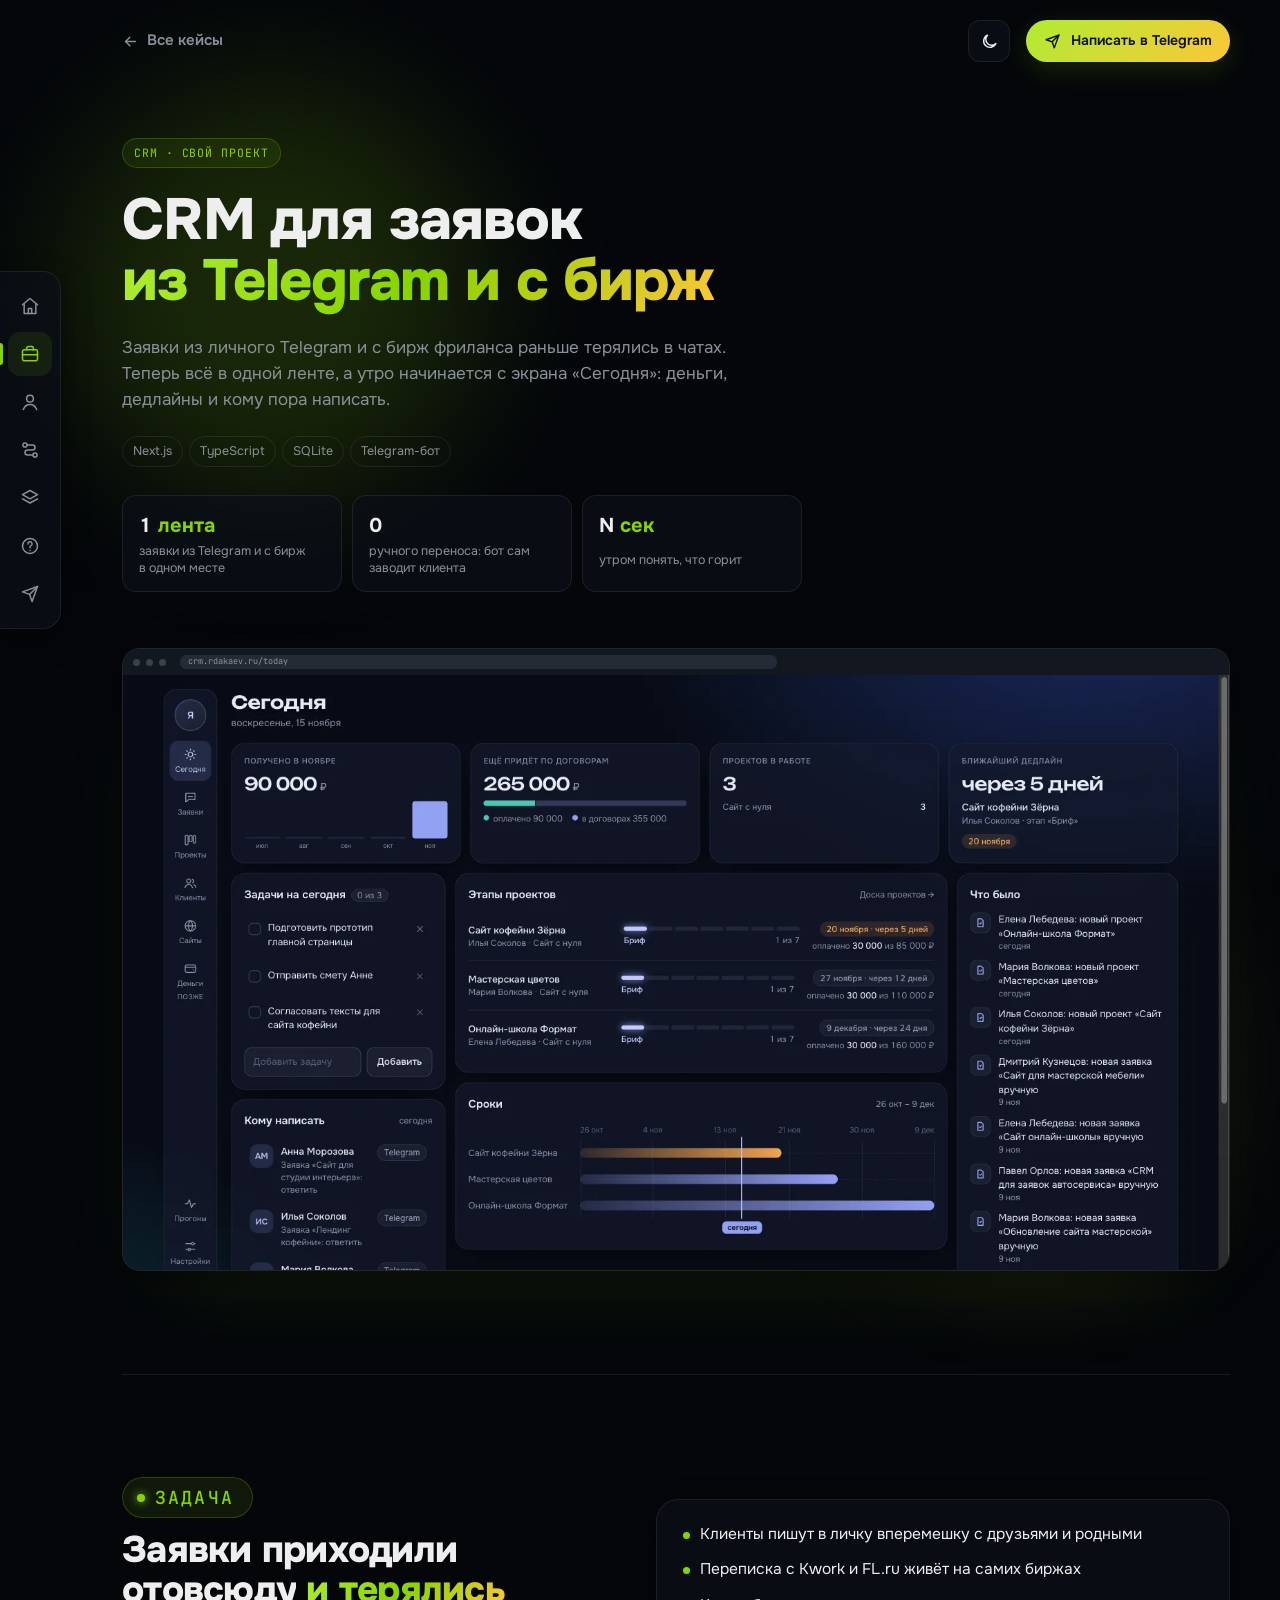
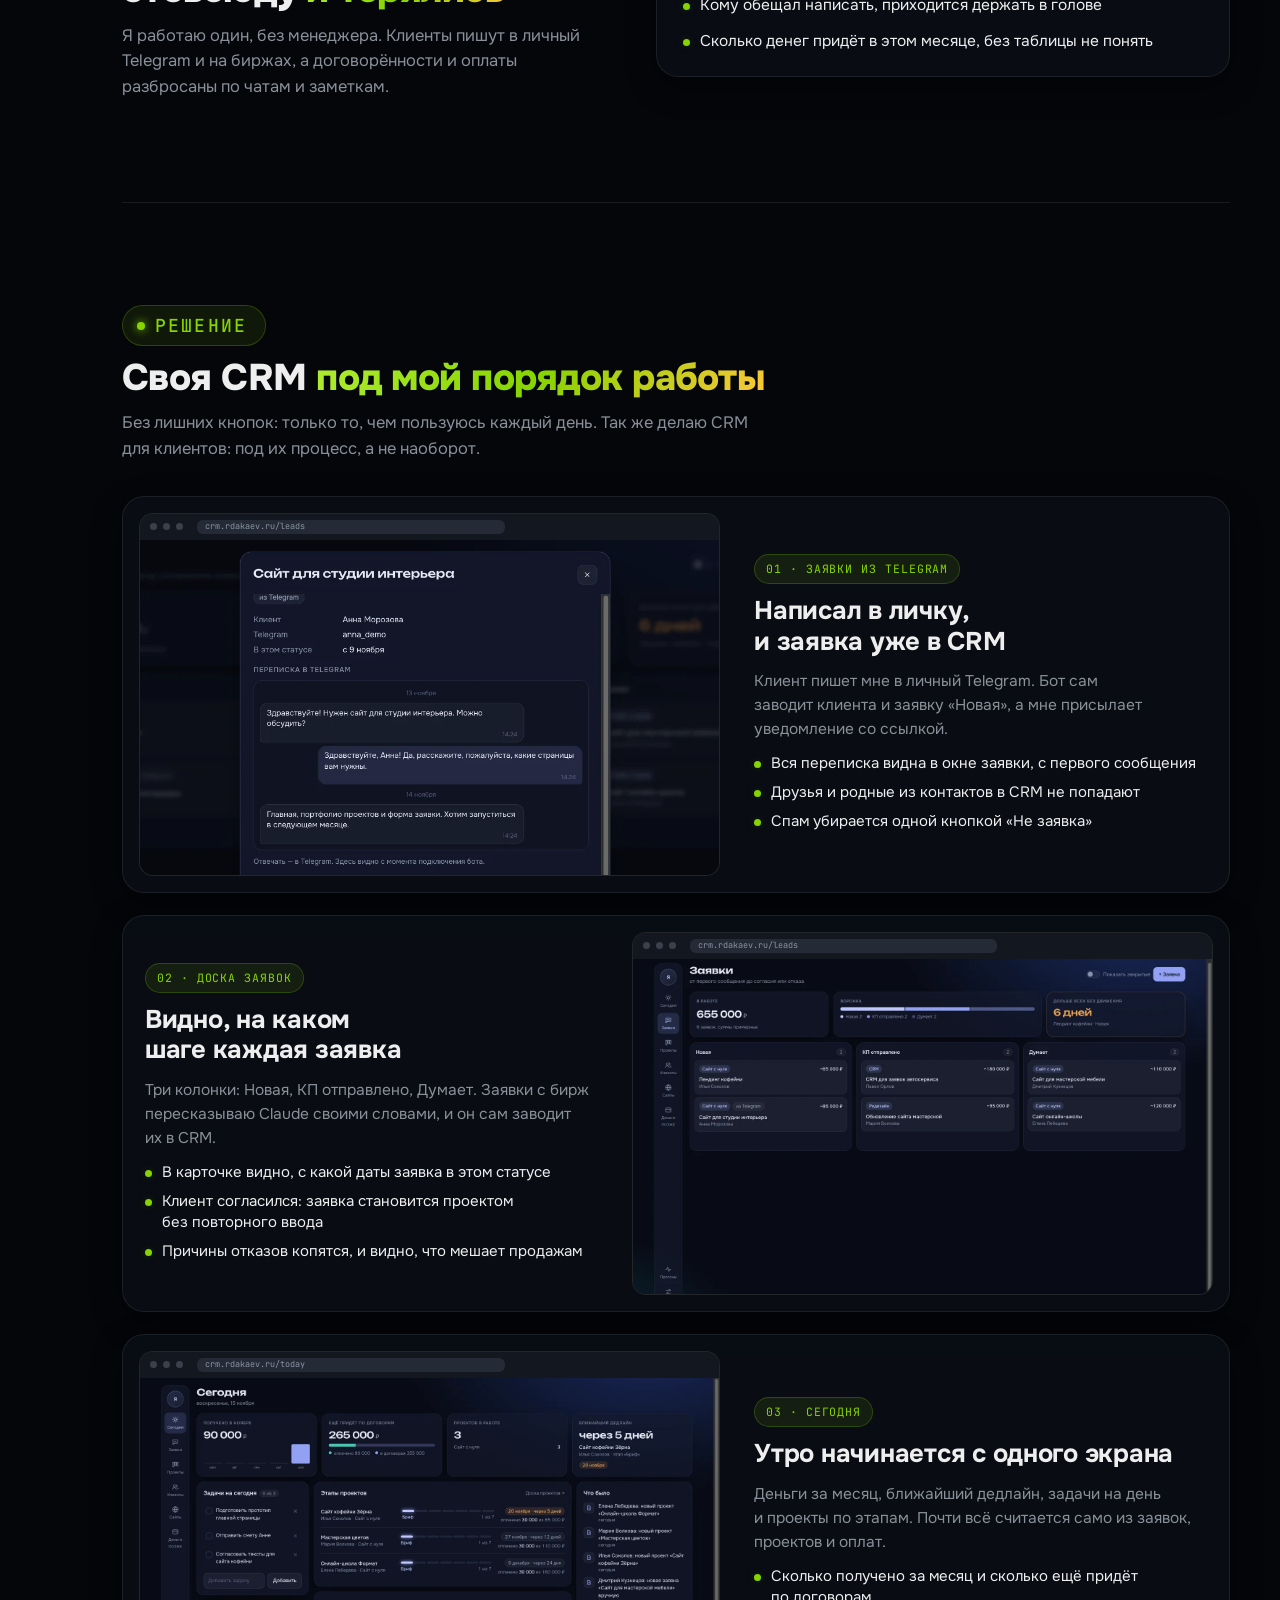
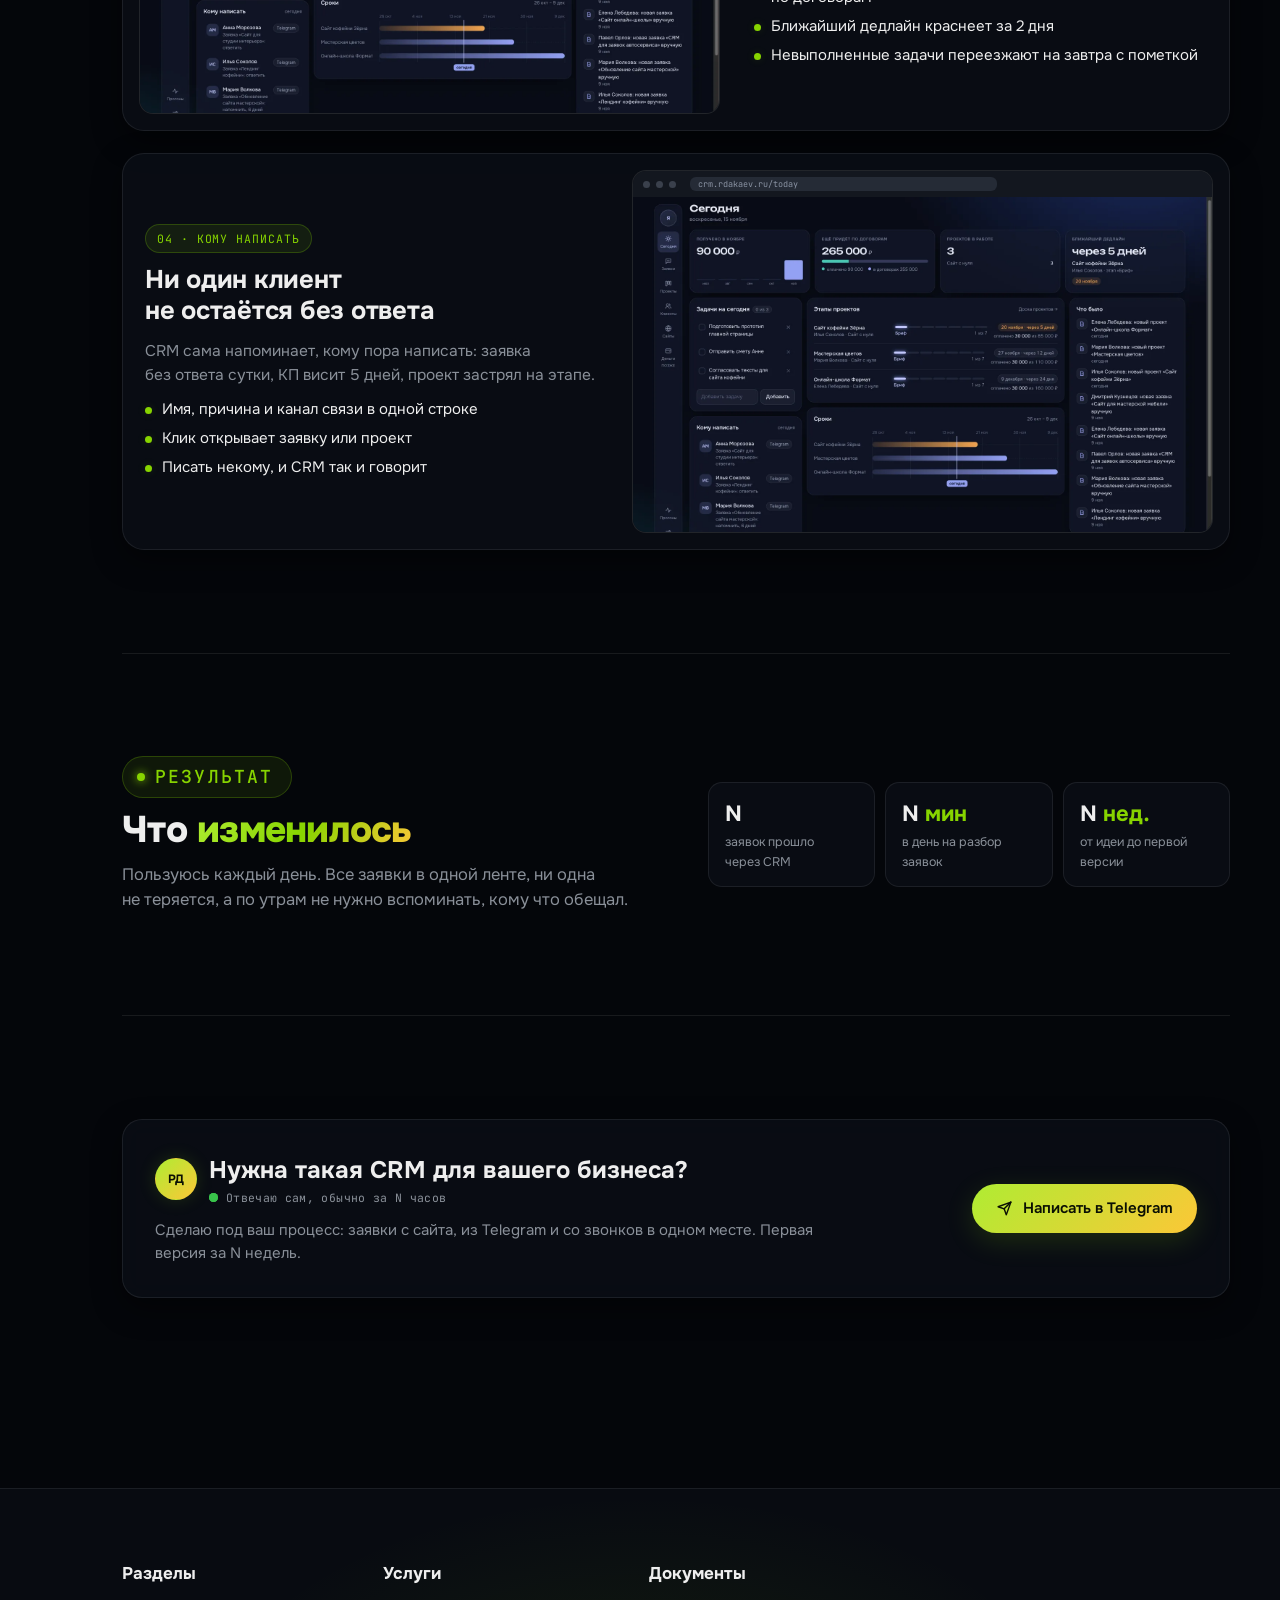
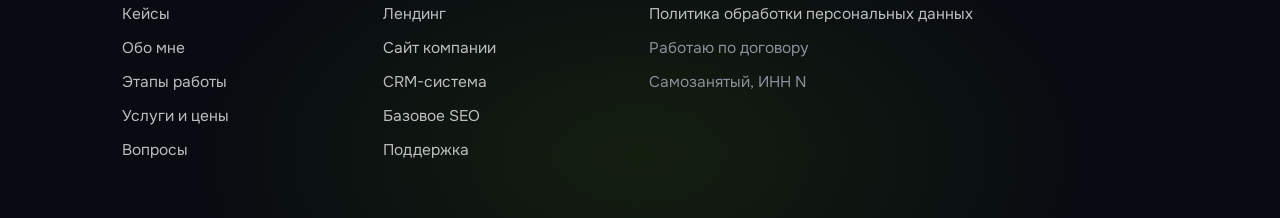
<file: cases/crm/index.html>
<!doctype html>
<html lang="ru">
<head>
<meta charset="utf-8">
<meta name="viewport" content="width=device-width, initial-scale=1, viewport-fit=cover">
<title>CRM для&nbsp;заявок из&nbsp;Telegram и&nbsp;с&nbsp;бирж: кейс</title>
<meta name="description" content="Как я сделал себе CRM: заявки из личного Telegram и с бирж в одной ленте, экран «Сегодня» и напоминания, кому написать.">
<meta name="robots" content="noindex">
<meta name="theme-color" content="#04060A">
<link rel="preload" href="/assets/fonts/onest-cyrillic.woff2" as="font" type="font/woff2" crossorigin>
<script>
  // saved theme before the first paint, so the page doesn't flash; dark is the default
  (function (r) { var t; try { t = localStorage.getItem('pf-theme'); } catch (e) {}
    r.setAttribute('data-theme', t === 'light' ? 'light' : 'dark'); })(document.documentElement);
</script>
<style>@font-face{font-family: "JetBrains Mono";font-style: normal;font-weight: 400 500;font-display: swap;src: url("/assets/fonts/jetbrains-mono-cyrillic.woff2") format("woff2");unicode-range: U+0301, U+0400-045F, U+0490-0491, U+04B0-04B1, U+2116;}@font-face{font-family: "JetBrains Mono";font-style: normal;font-weight: 400 500;font-display: swap;src: url("/assets/fonts/jetbrains-mono-latin-ext.woff2") format("woff2");unicode-range: U+0100-02BA, U+02BD-02C5, U+02C7-02CC, U+02CE-02D7, U+02DD-02FF, U+0304, U+0308, U+0329, U+1D00-1DBF, U+1E00-1E9F, U+1EF2-1EFF, U+2020, U+20A0-20AB, U+20AD-20C4, U+2113, U+2C60-2C7F, U+A720-A7FF;}@font-face{font-family: "JetBrains Mono";font-style: normal;font-weight: 400 500;font-display: swap;src: url("/assets/fonts/jetbrains-mono-latin.woff2") format("woff2");unicode-range: U+0000-00FF, U+0131, U+0152-0153, U+02BB-02BC, U+02C6, U+02DA, U+02DC, U+0304, U+0308, U+0329, U+2000-206F, U+20AC, U+2122, U+2191, U+2193, U+2212, U+2215, U+FEFF, U+FFFD;}@font-face{font-family: "Onest";font-style: normal;font-weight: 400 800;font-display: swap;src: url("/assets/fonts/onest-cyrillic.woff2") format("woff2");unicode-range: U+0301, U+0400-045F, U+0490-0491, U+04B0-04B1, U+2116;}@font-face{font-family: "Onest";font-style: normal;font-weight: 400 800;font-display: swap;src: url("/assets/fonts/onest-symbols.woff2") format("woff2");unicode-range: U+0001-000C, U+000E-001F, U+007F-009F, U+20DD-20E0, U+20E2-20E4, U+2150-218F, U+2190, U+2192, U+2194-2199, U+21AF, U+21E6-21F0, U+21F3, U+2218-2219, U+2299, U+22C4-22C6, U+2300-243F, U+2440-244A, U+2460-24FF, U+25A0-27BF, U+2800-28FF, U+2921-2922, U+2981, U+29BF, U+29EB, U+2B00-2BFF, U+4DC0-4DFF, U+FFF9-FFFB, U+10140-1018E, U+10190-1019C, U+101A0, U+101D0-101FD, U+102E0-102FB, U+10E60-10E7E, U+1D2C0-1D2D3, U+1D2E0-1D37F, U+1F000-1F0FF, U+1F100-1F1AE, U+1F1E6-1F1FF, U+1F30D-1F30F, U+1F315, U+1F31C, U+1F31E, U+1F320-1F32C, U+1F336, U+1F378, U+1F37D, U+1F382, U+1F393-1F39F, U+1F3A7-1F3A8, U+1F3AC-1F3AF, U+1F3C2, U+1F3C4-1F3C6, U+1F3CA-1F3CE, U+1F3D4-1F3E0, U+1F3ED, U+1F3F1-1F3F3, U+1F3F5-1F3F7, U+1F408, U+1F415, U+1F41F, U+1F426, U+1F43F, U+1F441-1F442, U+1F444, U+1F446-1F449, U+1F44C-1F44E, U+1F453, U+1F46A, U+1F47D, U+1F4A3, U+1F4B0, U+1F4B3, U+1F4B9, U+1F4BB, U+1F4BF, U+1F4C8-1F4CB, U+1F4D6, U+1F4DA, U+1F4DF, U+1F4E3-1F4E6, U+1F4EA-1F4ED, U+1F4F7, U+1F4F9-1F4FB, U+1F4FD-1F4FE, U+1F503, U+1F507-1F50B, U+1F50D, U+1F512-1F513, U+1F53E-1F54A, U+1F54F-1F5FA, U+1F610, U+1F650-1F67F, U+1F687, U+1F68D, U+1F691, U+1F694, U+1F698, U+1F6AD, U+1F6B2, U+1F6B9-1F6BA, U+1F6BC, U+1F6C6-1F6CF, U+1F6D3-1F6D7, U+1F6E0-1F6EA, U+1F6F0-1F6F3, U+1F6F7-1F6FC, U+1F700-1F80B, U+1F810-1F847, U+1F850-1F859, U+1F860-1F887, U+1F890-1F8AD, U+1F8B0-1F8BB, U+1F8C0-1F8C1, U+1F8D0-1F8D8, U+1F900-1F90B, U+1F93B, U+1F946, U+1F984, U+1F996, U+1F9E9, U+1FA00-1FA6F, U+1FA70-1FA7C, U+1FA80-1FAC6, U+1FAC8, U+1FACC-1FADD, U+1FADF-1FAEB, U+1FAEF-1FAFA, U+1FB00-1FBFF;}@font-face{font-family: "Onest";font-style: normal;font-weight: 400 800;font-display: swap;src: url("/assets/fonts/onest-latin-ext.woff2") format("woff2");unicode-range: U+0100-02BA, U+02BD-02C5, U+02C7-02CC, U+02CE-02D7, U+02DD-02FF, U+0304, U+0308, U+0329, U+1D00-1DBF, U+1E00-1E9F, U+1EF2-1EFF, U+2020, U+20A0-20AB, U+20AD-20C4, U+2113, U+2C60-2C7F, U+A720-A7FF;}@font-face{font-family: "Onest";font-style: normal;font-weight: 400 800;font-display: swap;src: url("/assets/fonts/onest-latin.woff2") format("woff2");unicode-range: U+0000-00FF, U+0131, U+0152-0153, U+02BB-02BC, U+02C6, U+02DA, U+02DC, U+0304, U+0308, U+0329, U+2000-206F, U+20AC, U+2122, U+2191, U+2193, U+2212, U+2215, U+FEFF, U+FFFD;}:root{--bg: #04060A;--surface: #0A0E15;--glass: rgba(12, 16, 24, .72);--line: rgba(255, 255, 255, .08);--text: #EEEEEE;--muted: #8A9099;--lime: #87D400;--lime-hi: #AFEC32;--gold: #FCC737;--lime-bg: rgba(135, 212, 0, .09);--lime-line: rgba(135, 212, 0, .24);--glow-lime: rgba(135, 212, 0, .16);--glow-gold: rgba(252, 199, 55, .12);--grad-a: #AFEC32;--grad-b: #FCC737;--online: #39C34B;--on-accent: #0A0F03;--shadow: 0 10px 30px rgba(0, 0, 0, .45);--btn-bg: linear-gradient(135deg, #AFEC32, #FCC737);--btn-text: #0A0F03;--accent-grad: linear-gradient(120deg, #AFEC32, #87D400, #FCC737);--flow: linear-gradient(180deg, #AFEC32, #87D400 55%, #FCC737);--foot-bg: #080B11;--f-sans: "Onest", system-ui, -apple-system, "Segoe UI", Roboto, sans-serif;--f-mono: "JetBrains Mono", ui-monospace, "SFMono-Regular", Menlo, Consolas, monospace;--ease: cubic-bezier(.16, 1, .3, 1);color-scheme: dark;}@media (prefers-color-scheme: light){:root:not([data-theme="dark"]){--bg: #F5F7F2;--surface: #FFFFFF;--glass: rgba(255, 255, 255, .82);--line: #DFE4D8;--text: #0E1410;--muted: #5A6359;--lime: #3A7D00;--lime-hi: #5BA800;--gold: #D99A00;--lime-bg: rgba(74, 150, 0, .08);--lime-line: rgba(74, 150, 0, .28);--glow-lime: rgba(120, 200, 0, .18);--glow-gold: rgba(240, 180, 0, .10);--grad-a: #5BA800;--grad-b: #E0A100;--online: #1FA33A;--on-accent: #FFFFFF;--shadow: 0 10px 30px rgba(30, 50, 20, .10);--btn-bg: linear-gradient(135deg, #56A400, #3A7D00);--btn-text: #FFFFFF;--accent-grad: linear-gradient(120deg, #2F6E00, #56A400);--flow: linear-gradient(180deg, #5BA800, #3A7D00);--foot-bg: #EAEFE4;color-scheme: light;}}:root[data-theme="light"]{--bg: #F5F7F2;--surface: #FFFFFF;--glass: rgba(255, 255, 255, .82);--line: #DFE4D8;--text: #0E1410;--muted: #5A6359;--lime: #3A7D00;--lime-hi: #5BA800;--gold: #D99A00;--lime-bg: rgba(74, 150, 0, .08);--lime-line: rgba(74, 150, 0, .28);--glow-lime: rgba(120, 200, 0, .18);--glow-gold: rgba(240, 180, 0, .10);--grad-a: #5BA800;--grad-b: #E0A100;--online: #1FA33A;--on-accent: #FFFFFF;--shadow: 0 10px 30px rgba(30, 50, 20, .10);--btn-bg: linear-gradient(135deg, #56A400, #3A7D00);--btn-text: #FFFFFF;--accent-grad: linear-gradient(120deg, #2F6E00, #56A400);--flow: linear-gradient(180deg, #5BA800, #3A7D00);--foot-bg: #EAEFE4;color-scheme: light;}*{box-sizing: border-box;}html, body{background: var(--bg);}html{overflow-x: clip;}body{margin: 0;color: var(--text);font-family: var(--f-sans);font-size: 16px;line-height: 1.55;padding-left: max(16px, env(safe-area-inset-left, 0px));padding-right: max(16px, env(safe-area-inset-right, 0px));overflow-x: clip;transition: background-color .4s var(--ease), color .4s var(--ease);}a{color: inherit;text-decoration: none;}:focus-visible{outline: 2px solid var(--lime);outline-offset: 3px;border-radius: 10px;}h1, h2, h3{text-wrap: balance;}p{text-wrap: pretty;}@keyframes rise{from{opacity: 0;transform: translateY(16px);}}@keyframes fromRight{from{opacity: 0;transform: translateX(32px);}}@keyframes pop{from{opacity: 0;transform: scale(.92);}}@keyframes swap{from{opacity: 0;transform: translateY(8px);}}@keyframes spin{to{transform: rotate(360deg);}}@keyframes ping{0%{transform: scale(1);opacity: .7;}80%, 100%{transform: scale(2.6);opacity: 0;}}@keyframes bob{0%, 100%{transform: translateY(0);}50%{transform: translateY(-8px);}}@keyframes halo{0%{transform: scale(1);opacity: .6;}100%{transform: scale(1.75);opacity: 0;}}@keyframes sweep{to{transform: translateX(120%);}}@keyframes blink{50%{opacity: 0;}}@keyframes typing{0%, 60%, 100%{transform: translateY(0);opacity: .4;}30%{transform: translateY(-4px);opacity: 1;}}.rise{animation: rise .9s var(--ease) both;}.from-right{animation: fromRight 1s var(--ease) both;}.pop{animation: pop .8s var(--ease) both;}.d1{animation-delay: .08s;}.d2{animation-delay: .16s;}.d3{animation-delay: .24s;}.d4{animation-delay: .32s;}.d5{animation-delay: .4s;}@media (prefers-reduced-motion: reduce){*, *::before, *::after{animation: none !important;transition: none !important;}}.frame{max-width: 1180px;margin: 0 auto;padding-left: 72px;position: relative;}@media (max-width: 760px){.frame{padding-left: 0;}}.top{display: flex;align-items: center;gap: 16px;padding-block: 20px;position: relative;z-index: 5;}.top .spacer{flex: 1;}.icon-btn{width: 42px;height: 42px;border-radius: 12px;border: 1px solid var(--line);background: var(--glass);color: var(--text);display: grid;place-items: center;cursor: pointer;backdrop-filter: blur(12px);-webkit-backdrop-filter: blur(12px);transition: border-color .3s var(--ease), transform .3s var(--ease);}.icon-btn:hover{border-color: var(--lime-line);transform: translateY(-1px);}.icon-btn:focus:not(:focus-visible){outline: none;}.icon-btn svg{width: 19px;height: 19px;}.icon-btn .sun{display: none;}:root[data-theme="light"] .icon-btn .sun{display: block;}:root[data-theme="light"] .icon-btn .moon{display: none;}.btn{display: inline-flex;align-items: center;gap: 10px;border-radius: 999px;padding: 13px 24px;font-weight: 600;font-size: 15px;transition: transform .35s var(--ease), box-shadow .35s var(--ease), border-color .35s var(--ease);white-space: nowrap;}.btn svg{width: 17px;height: 17px;transition: transform .35s var(--ease);}.btn:hover svg{transform: translateX(3px);}.btn.primary{color: var(--btn-text);background: var(--btn-bg);box-shadow: 0 8px 28px var(--glow-lime);}.btn.primary:hover{transform: translateY(-2px);box-shadow: 0 12px 34px var(--glow-lime);}.btn.ghost{border: 1px solid var(--line);background: var(--glass);}.btn.ghost:hover{border-color: var(--lime-line);transform: translateY(-2px);}.btn.sm{padding: 10px 18px;font-size: 14px;}@media (max-width: 560px){.top .btn.sm span{display: none;}.top .btn.sm{padding: 10px 12px;}}.dock{position: fixed;left: 0;top: 50%;transform: translateY(-50%);z-index: 20;padding: 12px 8px 12px calc(8px + env(safe-area-inset-left, 0px));background: var(--glass);backdrop-filter: blur(12px);-webkit-backdrop-filter: blur(12px);border: 1px solid var(--line);border-left: 0;border-radius: 0 18px 18px 0;box-shadow: var(--shadow);display: flex;flex-direction: column;gap: 4px;}.dock a{position: relative;width: 44px;height: 44px;border-radius: 12px;display: grid;place-items: center;color: var(--muted);transition: color .25s var(--ease), background-color .25s var(--ease);}.dock a svg{width: 20px;height: 20px;}.dock a:hover, .dock a:focus-visible{color: var(--text);background: var(--lime-bg);}.dock a.on{color: var(--lime);background: var(--lime-bg);}.dock a.on::before{content: "";position: absolute;left: -8px;top: 50%;width: 3px;height: 22px;margin-top: -11px;border-radius: 0 3px 3px 0;background: var(--lime);}.dock a span{position: absolute;left: calc(100% + 12px);top: 50%;transform: translate(-6px, -50%);opacity: 0;pointer-events: none;white-space: nowrap;font-size: 13px;font-weight: 500;padding: 6px 12px;border-radius: 10px;background: var(--surface);border: 1px solid var(--lime-line);color: var(--text);box-shadow: var(--shadow);transition: opacity .25s var(--ease), transform .25s var(--ease);}.dock a:hover span, .dock a:focus-visible span{opacity: 1;transform: translate(0, -50%);}@media (max-width: 760px){.dock{display: none;}}.burger{position: fixed;top: 20px;right: max(16px, env(safe-area-inset-right, 0px));z-index: 31;display: none;}.burger span{position: relative;width: 18px;height: 14px;}.burger i{position: absolute;left: 0;width: 18px;height: 2px;border-radius: 1px;background: currentColor;transition: transform .35s var(--ease), opacity .25s var(--ease);}.burger i:nth-child(1){top: 0;}.burger i:nth-child(2){top: 6px;}.burger i:nth-child(3){top: 12px;}.burger.open{border-color: var(--lime-line);}.burger.open i:nth-child(1){transform: translateY(6px) rotate(45deg);}.burger.open i:nth-child(2){opacity: 0;}.burger.open i:nth-child(3){transform: translateY(-6px) rotate(-45deg);}.burger-slot{display: none;width: 42px;height: 42px;flex: none;}.mnav{position: fixed;top: 70px;right: max(16px, env(safe-area-inset-right, 0px));z-index: 30;width: min(250px, calc(100vw - 32px));padding: 8px;border-radius: 18px;background: var(--glass);backdrop-filter: blur(12px);-webkit-backdrop-filter: blur(12px);border: 1px solid var(--line);box-shadow: var(--shadow);display: none;gap: 2px;transform-origin: top right;opacity: 0;visibility: hidden;transform: translateY(-8px) scale(.97);transition: opacity .3s var(--ease), transform .35s var(--ease), visibility 0s linear .35s;}.mnav.open{opacity: 1;visibility: visible;transform: none;transition: opacity .3s var(--ease), transform .35s var(--ease);}.mnav a{position: relative;display: flex;align-items: center;gap: 12px;min-height: 44px;padding: 0 12px;border-radius: 12px;font-size: 15.5px;font-weight: 500;color: var(--text);transition: color .25s var(--ease), background-color .25s var(--ease);}.mnav a svg{width: 20px;height: 20px;flex: none;color: var(--muted);transition: color .25s var(--ease);}.mnav a:hover{background: var(--lime-bg);}.mnav a.on{color: var(--lime);background: var(--lime-bg);}.mnav a.on svg{color: var(--lime);}.mnav a.on::before{content: "";position: absolute;left: -8px;top: 50%;width: 3px;height: 22px;margin-top: -11px;border-radius: 0 3px 3px 0;background: var(--lime);}@media (max-width: 760px){.burger, .burger-slot, .mnav{display: grid;}}.hero{position: relative;display: grid;grid-template-columns: auto minmax(0, 1fr);align-items: center;gap: clamp(40px, 7vw, 104px);padding-block: clamp(32px, 6vw, 72px) clamp(40px, 6vw, 80px);}.blob{position: absolute;border-radius: 50%;filter: blur(70px);pointer-events: none;z-index: 0;}.blob.a{width: 380px;height: 380px;left: -40px;top: 0;background: var(--glow-lime);}.blob.b{width: 320px;height: 320px;right: 4%;bottom: -30px;background: var(--glow-gold);}.hero > *:not(.blob){position: relative;z-index: 1;}@media (max-width: 900px){.hero{grid-template-columns: minmax(0, 1fr);justify-items: center;text-align: center;}.blob.a{left: 10%;}.blob.b{right: 0;}}.portrait{--size: clamp(250px, 28vw, 340px);width: var(--size);height: var(--size);position: relative;flex: none;max-width: 100%;}.ring{position: absolute;inset: 0;border-radius: 50%;background: conic-gradient(from 0deg, var(--grad-a), var(--lime), var(--grad-b), transparent 62%, var(--grad-a));-webkit-mask: radial-gradient(farthest-side, transparent calc(100% - 3px), #000 calc(100% - 2px));mask: radial-gradient(farthest-side, transparent calc(100% - 3px), #000 calc(100% - 2px));animation: spin 9s linear infinite;}.dash{position: absolute;inset: 10px;border-radius: 50%;border: 1px dashed var(--lime-line);animation: spin 40s linear infinite reverse;}.photo{position: absolute;inset: 22px;border-radius: 50%;overflow: hidden;border: 2px solid var(--lime-line);box-shadow: 0 0 0 1px var(--lime-line), 0 0 46px var(--glow-lime);background: radial-gradient(120% 90% at 50% 15%, var(--surface), var(--bg));display: grid;place-items: end center;}.photo img{position: absolute;inset: 0;width: 100%;height: 100%;object-fit: cover;}.orbit{position: absolute;inset: -14px;border-radius: 50%;animation: spin 16s linear infinite;}.orbit.two{inset: -30px;animation-duration: 26s;animation-direction: reverse;}.orbit i{position: absolute;width: 7px;height: 7px;border-radius: 50%;left: 50%;top: 50%;margin: -3.5px;}.orbit i.l{background: var(--lime-hi);box-shadow: 0 0 10px var(--lime);}.orbit i.g{background: var(--gold);box-shadow: 0 0 10px var(--gold);}.orbit i:nth-child(1){transform: rotate(20deg) translateX(calc(var(--size) / 2 + 14px));}.orbit i:nth-child(2){transform: rotate(140deg) translateX(calc(var(--size) / 2 + 14px));}.orbit i:nth-child(3){transform: rotate(260deg) translateX(calc(var(--size) / 2 + 14px));}.orbit.two i:nth-child(1){transform: rotate(80deg) translateX(calc(var(--size) / 2 + 30px));}.orbit.two i:nth-child(2){transform: rotate(200deg) translateX(calc(var(--size) / 2 + 30px));}.orbit.two i:nth-child(3){transform: rotate(320deg) translateX(calc(var(--size) / 2 + 30px));}@keyframes spin{to{transform: rotate(360deg);}}.status{position: absolute;left: 50%;bottom: -16px;transform: translateX(-50%);z-index: 3;display: inline-flex;align-items: center;gap: 9px;padding: 8px 16px;border-radius: 999px;background: var(--surface);border: 1px solid var(--lime-line);box-shadow: 0 0 18px var(--glow-lime);font-size: 12.5px;font-weight: 600;white-space: nowrap;color: var(--text);}.dot{position: relative;width: 9px;height: 9px;flex: none;}.dot::before, .dot::after{content: "";position: absolute;inset: 0;border-radius: 50%;background: var(--online);}.dot::before{animation: ping 1.8s var(--ease) infinite;}@keyframes ping{0%{transform: scale(1);opacity: .7;}80%, 100%{transform: scale(2.6);opacity: 0;}}.chip{position: absolute;z-index: 3;display: flex;align-items: center;gap: 10px;padding: 10px 14px;border-radius: 14px;background: var(--glass);backdrop-filter: blur(12px);-webkit-backdrop-filter: blur(12px);border: 1px solid var(--line);box-shadow: var(--shadow);font-size: 12.5px;line-height: 1.3;white-space: nowrap;animation: bob 6s ease-in-out infinite;text-align: left;}.chip b{display: block;font-size: 13.5px;}.chip small{color: var(--muted);font-size: 11.5px;}.chip.speed{right: -34px;top: 8%;}.chip.lead{left: -46px;bottom: 20%;animation-delay: -3s;}.gauge{width: 36px;height: 36px;flex: none;}.gauge text{font-family: var(--f-mono);font-size: 11px;font-weight: 500;fill: var(--text);}.lead-ico{width: 34px;height: 34px;border-radius: 10px;display: grid;place-items: center;background: var(--lime-bg);color: var(--lime);flex: none;}.lead-ico svg{width: 18px;height: 18px;}@keyframes bob{0%, 100%{transform: translateY(0);}50%{transform: translateY(-8px);}}@media (max-width: 560px){.chip.speed{right: -44px;top: -6%;}.chip.lead{left: -44px;bottom: 11%;}}.copy{display: grid;gap: 22px;max-width: 620px;min-width: 0;}.hello{justify-self: start;display: inline-flex;align-items: center;gap: 10px;padding: 7px 14px;border-radius: 999px;background: var(--lime-bg);border: 1px solid var(--lime-line);font-size: 13.5px;color: var(--lime);font-weight: 500;}h1{margin: 0;font-size: clamp(34px, 4.6vw, 58px);line-height: 1.06;font-weight: 800;letter-spacing: -.02em;}h1 em{font-style: normal;background: var(--accent-grad);-webkit-background-clip: text;background-clip: text;color: transparent;}.typer{font-size: clamp(18px, 2vw, 22px);font-weight: 600;color: var(--lime);min-height: 1.5em;}.typer .muted{color: var(--muted);font-weight: 500;}.caret{display: inline-block;width: 2px;height: 1em;margin-left: 3px;vertical-align: -2px;background: var(--lime);animation: blink 1s steps(1) infinite;}@keyframes blink{50%{opacity: 0;}}.lede{margin: 0;color: var(--muted);font-size: 17px;max-width: 54ch;}.actions{display: flex;flex-wrap: wrap;gap: 12px;}.facts{display: grid;grid-template-columns: repeat(3, minmax(0, 1fr));gap: 10px;padding-top: 6px;}.fact{padding: 14px 16px;border-radius: 14px;background: var(--glass);border: 1px solid var(--line);display: grid;gap: 2px;text-align: left;}.fact b{font-size: 20px;font-weight: 700;font-variant-numeric: tabular-nums;}.fact b i{font-style: normal;color: var(--lime);}.fact span{font-size: 12.5px;color: var(--muted);line-height: 1.35;}@media (max-width: 900px){.hello, .actions{justify-self: center;justify-content: center;}}@media (max-width: 560px){.facts{grid-template-columns: minmax(0, 1fr);}}.rv{transition: opacity .9s var(--ease), translate .9s var(--ease);}html.reveal-on .rv:not(.in){opacity: 0;translate: 0 28px;}.eyebrow{justify-self: start;display: inline-flex;align-items: center;gap: 10px;padding: 8px 18px 8px 14px;border-radius: 999px;font-family: var(--f-mono);font-size: clamp(15px, 1.5vw, 18px);font-weight: 500;letter-spacing: .12em;text-transform: uppercase;line-height: 1.3;color: var(--lime);background: var(--lime-bg);border: 1px solid var(--lime-line);}.eyebrow::before{content: "";width: 8px;height: 8px;border-radius: 50%;flex: none;background: var(--lime);box-shadow: 0 0 10px var(--lime);}.nums{display: grid;grid-template-columns: repeat(3, minmax(0, 1fr));gap: 10px;}.nums div{padding: 14px 16px;border-radius: 14px;background: var(--glass);border: 1px solid var(--line);display: grid;gap: 2px;}.nums b{font-size: 22px;font-weight: 700;font-variant-numeric: tabular-nums;}.nums b i{font-style: normal;color: var(--lime);}.nums span{font-size: 12.5px;color: var(--muted);}.ava{width: 42px;height: 42px;border-radius: 50%;flex: none;display: grid;place-items: center;font-size: 12px;font-weight: 700;background: var(--surface);border: 1px solid var(--line);color: var(--text);}.ava.me{background: var(--btn-bg);color: var(--btn-text);border-color: transparent;box-shadow: 0 0 18px var(--glow-lime);}.ask{display: grid;gap: 16px;padding: 20px;border-radius: 20px;background: var(--glass);border: 1px solid var(--line);box-shadow: var(--shadow);backdrop-filter: blur(12px);-webkit-backdrop-filter: blur(12px);}.ask-who{display: flex;align-items: center;gap: 12px;}.ask-who b{display: block;font-size: 15.5px;}.ask-who small{display: flex;align-items: center;gap: 8px;font-family: var(--f-mono);font-size: 11.5px;color: var(--muted);letter-spacing: .03em;}.ask p{margin: 0;color: var(--muted);font-size: 15px;}.ask .btn{justify-self: start;}.cases{padding-block: clamp(56px, 8vw, 110px);border-top: 1px solid var(--line);display: grid;gap: 34px;position: relative;}.cases-head{display: flex;flex-wrap: wrap;align-items: flex-end;justify-content: space-between;gap: 20px 32px;}.cases-head .titles{display: grid;gap: 12px;max-width: 640px;min-width: 0;}.cases-head h2{margin: 0;font-size: clamp(26px, 2.9vw, 38px);line-height: 1.08;font-weight: 800;letter-spacing: -.02em;text-wrap: balance;}.cases-head h2 em{font-style: normal;background: var(--accent-grad);-webkit-background-clip: text;background-clip: text;color: transparent;}.cases-head p{margin: 0;color: var(--muted);font-size: 16.5px;}.word{display: inline-block;overflow: hidden;vertical-align: bottom;padding-bottom: .08em;margin-bottom: -.08em;}.word > span{display: inline-block;transition: transform .9s var(--ease);}html.reveal-on h2.split:not(.in) .word > span{transform: translateY(105%);}.filters{display: flex;flex-wrap: wrap;gap: 8px;}.filters button{font: inherit;font-size: 14px;font-weight: 500;padding: 9px 16px;border-radius: 999px;cursor: pointer;color: var(--muted);background: var(--glass);border: 1px solid var(--line);transition: color .25s var(--ease), border-color .25s var(--ease), background-color .25s var(--ease);}.filters button:hover{color: var(--text);border-color: var(--lime-line);}.filters button[aria-pressed="true"]{color: var(--btn-text);background: var(--btn-bg);border-color: transparent;}.case-grid{display: grid;grid-template-columns: repeat(2, minmax(0, 1fr));gap: 20px;perspective: 1200px;}.case{position: relative;border-radius: 22px;background: var(--glass);border: 1px solid var(--line);box-shadow: var(--shadow);padding: 16px;display: grid;gap: 18px;align-content: start;min-width: 0;isolation: isolate;--rx: 0deg;--ry: 0deg;--mx: 50%;--my: 50%;transform: rotateX(var(--rx)) rotateY(var(--ry));transform-style: preserve-3d;transition: transform .5s var(--ease), border-color .35s var(--ease), opacity .45s var(--ease), translate .45s var(--ease);}.case::before{content: "";position: absolute;inset: 0;border-radius: inherit;z-index: -1;pointer-events: none;opacity: 0;transition: opacity .35s var(--ease);background: radial-gradient(420px circle at var(--mx) var(--my), var(--glow-lime), transparent 60%);}.case:hover{border-color: var(--lime-line);}.case:hover::before{opacity: 1;}.case.tilting{transition: transform .12s linear, border-color .35s var(--ease);}.case.feature{grid-column: 1 / -1;grid-template-columns: minmax(0, 1.25fr) minmax(0, 1fr);align-items: center;gap: 28px;}.case.out{opacity: 0;translate: 0 14px;pointer-events: none;}.case.gone{display: none;}html.reveal-on .case:not(.in){opacity: 0;translate: 0 34px;}.case-body{display: grid;gap: 12px;padding: 4px 6px 6px;align-content: start;}.case .tag{justify-self: start;display: inline-flex;align-items: center;gap: 8px;font-family: var(--f-mono);font-size: 11.5px;letter-spacing: .08em;text-transform: uppercase;color: var(--lime);padding: 5px 11px;border-radius: 999px;background: var(--lime-bg);border: 1px solid var(--lime-line);}.case .tag.concept{color: var(--muted);background: transparent;border-color: var(--line);}.case h3{margin: 0;font-size: clamp(21px, 2vw, 26px);line-height: 1.2;font-weight: 700;letter-spacing: -.01em;text-wrap: balance;}.case p{margin: 0;color: var(--muted);font-size: 15.5px;}.facts-list{list-style: none;margin: 0;padding: 0;display: grid;gap: 8px;}.facts-list li{display: flex;gap: 10px;font-size: 15px;line-height: 1.4;}.facts-list li::before{content: "";width: 7px;height: 7px;border-radius: 50%;margin-top: 8px;flex: none;background: var(--lime);box-shadow: 0 0 8px var(--glow-lime);}.chips-row{display: flex;flex-wrap: wrap;gap: 6px;}.chips-row span{font-size: 12.5px;padding: 5px 10px;border-radius: 999px;border: 1px solid var(--line);color: var(--muted);}.case .more{justify-self: start;display: inline-flex;align-items: center;gap: 8px;font-weight: 600;font-size: 15px;color: var(--text);padding-top: 4px;}.case .more svg{width: 17px;height: 17px;color: var(--lime);transition: transform .35s var(--ease);}.case:hover .more svg{transform: translateX(4px);}.shot{position: relative;border-radius: 14px;overflow: hidden;border: 1px solid var(--line);aspect-ratio: 16 / 10;transform: translateZ(30px);background: #0F1218;}.shot .bar{position: absolute;inset: 0 0 auto;height: 26px;display: flex;align-items: center;gap: 6px;padding: 0 10px;z-index: 3;background: rgba(20, 24, 32, .92);}.shot .bar i{width: 7px;height: 7px;border-radius: 50%;background: #3A404C;}.shot .bar u{text-decoration: none;margin-left: 8px;flex: 1;max-width: 55%;height: 14px;border-radius: 6px;background: #252B36;font-family: var(--f-mono);font-size: 8.5px;color: #8A93A3;display: flex;align-items: center;padding: 0 8px;overflow: hidden;white-space: nowrap;}.shot.light .bar{background: #E9EEF0;}.shot.light .bar i{background: #C9D2D6;}.shot.light .bar u{background: #FFFFFF;color: #6B7A80;}.vp{position: absolute;inset: 26px 0 0;overflow: hidden;}.page{position: absolute;inset: 0 0 auto;height: 260%;transition: transform 4.2s cubic-bezier(.45, 0, .2, 1);}.case:hover .page, .case:focus-within .page{transform: translateY(-61.5%);}.shot .ph-tag{position: absolute;right: 8px;bottom: 8px;z-index: 4;font-family: var(--f-mono);font-size: 9px;letter-spacing: .06em;text-transform: uppercase;padding: 3px 7px;border-radius: 6px;background: rgba(0, 0, 0, .55);color: #E6E6E6;}.foot{margin-top: clamp(48px, 7vw, 88px);margin-left: calc(-1 * max(16px, env(safe-area-inset-left, 0px)));margin-right: calc(-1 * max(16px, env(safe-area-inset-right, 0px)));}.foot-main{position: relative;overflow: hidden;isolation: isolate;background: var(--foot-bg);border-top: 1px solid var(--line);padding-left: max(16px, env(safe-area-inset-left, 0px));padding-right: max(16px, env(safe-area-inset-right, 0px));padding-block: clamp(44px, 6vw, 72px) clamp(36px, 5vw, 56px);}.foot-main::before{content: "";position: absolute;left: 50%;bottom: -60%;width: 900px;height: 520px;margin-left: -450px;z-index: -1;pointer-events: none;background: radial-gradient(closest-side, var(--glow-lime), transparent);opacity: .6;}.foot-grid{display: grid;grid-template-columns: repeat(3, minmax(0, max-content));gap: 40px clamp(72px, 12vw, 170px);align-items: start;}.foot-col{display: grid;gap: 14px;align-content: start;min-width: 0;}.foot-col h3{margin: 0;font-size: 17px;font-weight: 700;color: var(--text);}.foot-links{list-style: none;margin: 0;padding: 0;display: grid;gap: 10px;font-size: 15.5px;color: var(--muted);}.foot-links a{color: color-mix(in srgb, var(--text) 78%, transparent);transition: color .25s var(--ease);}.foot-links a:hover{color: var(--lime);}@media (max-width: 760px){.foot-grid{grid-template-columns: repeat(2, minmax(0, 1fr));}.foot-col:last-child{grid-column: 1 / -1;}}h1{margin: 0;font-size: clamp(34px, 4.6vw, 58px);line-height: 1.06;font-weight: 800;letter-spacing: -.02em;}h1 em{font-style: normal;background: var(--accent-grad);-webkit-background-clip: text;background-clip: text;color: transparent;}.back{display: inline-flex;align-items: center;gap: 8px;font-size: 15px;font-weight: 600;color: var(--muted);transition: color .25s var(--ease);}.back svg{width: 17px;height: 17px;transform: scaleX(-1);transition: transform .35s var(--ease);}.back:hover{color: var(--text);}.back:hover svg{transform: scaleX(-1) translateX(3px);}.tag{justify-self: start;display: inline-flex;align-items: center;gap: 8px;font-family: var(--f-mono);font-size: 11.5px;letter-spacing: .08em;text-transform: uppercase;color: var(--lime);padding: 5px 11px;border-radius: 999px;background: var(--lime-bg);border: 1px solid var(--lime-line);}.cs-hero{position: relative;display: grid;gap: clamp(32px, 5vw, 56px);padding-block: clamp(24px, 5vw, 56px) clamp(56px, 8vw, 110px);}.cs-hero .blob.a{width: 420px;height: 420px;left: -60px;top: 0;background: var(--glow-lime);}.cs-hero .blob.b{width: 360px;height: 360px;right: 2%;bottom: 10%;background: var(--glow-gold);}.cs-hero > *:not(.blob){position: relative;z-index: 1;min-width: 0;}.cs-copy{display: grid;gap: 22px;max-width: 780px;}.lede{margin: 0;color: var(--muted);font-size: 17px;max-width: 60ch;}.cs-hero .facts{max-width: 680px;}.shot.big{aspect-ratio: 16 / 9;border-radius: 18px;box-shadow: var(--shadow), 0 40px 90px -40px var(--glow-lime);transform: none;}.blob{position: absolute;border-radius: 50%;filter: blur(70px);pointer-events: none;z-index: 0;}.vp img{display: block;width: 100%;height: 100%;object-fit: cover;object-position: top center;}.vp .ph{display: none;}.vp.empty img{display: none;}.vp.empty .ph{position: absolute;inset: 0;display: grid;place-content: center;justify-items: center;gap: 6px;text-align: center;padding: 16px;background: repeating-linear-gradient(135deg, transparent 0 14px, rgba(255, 255, 255, .025) 14px 28px);}.vp .ph b{font-family: var(--f-mono);font-size: 11.5px;font-weight: 500;letter-spacing: .08em;text-transform: uppercase;color: #8A93A3;}.vp .ph small{font-family: var(--f-mono);font-size: 10.5px;color: #8A93A3;opacity: .65;}.cs-sec{position: relative;padding-block: clamp(56px, 8vw, 110px);border-top: 1px solid var(--line);display: grid;gap: 34px;}.cs-sec > *:not(.blob){position: relative;z-index: 1;min-width: 0;}.cs-head{display: grid;gap: 12px;max-width: 680px;}.cs-head h2{margin: 0;font-size: clamp(26px, 2.9vw, 38px);line-height: 1.08;font-weight: 800;letter-spacing: -.02em;text-wrap: balance;}.cs-head h2 em{font-style: normal;background: var(--accent-grad);-webkit-background-clip: text;background-clip: text;color: transparent;}.cs-head p{margin: 0;color: var(--muted);font-size: 16.5px;}.task{display: grid;grid-template-columns: minmax(0, .9fr) minmax(0, 1.1fr);gap: clamp(32px, 5vw, 72px);align-items: center;}.pain{padding: 24px 26px;border-radius: 22px;background: var(--glass);border: 1px solid var(--line);box-shadow: var(--shadow);}.pain .facts-list{gap: 14px;}.pain .facts-list li{font-size: 15.5px;}.feat-list{display: grid;gap: 22px;perspective: 1200px;}.feat-list .case.feature{grid-template-columns: minmax(0, 1.25fr) minmax(0, 1fr);}.feat-list .case.feature.flip{grid-template-columns: minmax(0, 1fr) minmax(0, 1.25fr);}.feat-list .case.flip .shot{order: 2;}.result{display: grid;grid-template-columns: minmax(0, 1fr) minmax(0, 1fr);gap: clamp(32px, 5vw, 72px);align-items: center;}.result .blob.c{width: 380px;height: 380px;right: 4%;top: 10%;background: var(--glow-lime);}.ask.wide{grid-template-columns: minmax(0, 1fr) auto;align-items: center;gap: 18px 32px;padding: clamp(22px, 3vw, 32px);}.ask.wide .ask-txt{display: grid;gap: 12px;}.ask.wide .ask-who b{font-size: clamp(19px, 2vw, 24px);}.ask.wide .btn{justify-self: end;}@media (max-width: 900px){.task, .result{grid-template-columns: minmax(0, 1fr);}.feat-list .case.feature, .feat-list .case.feature.flip{grid-template-columns: minmax(0, 1fr);}.feat-list .case.flip .shot{order: 0;}}@media (max-width: 680px){.ask.wide{grid-template-columns: minmax(0, 1fr);}.ask.wide .btn{justify-self: start;}}@media (max-width: 560px){.facts, .nums{grid-template-columns: minmax(0, 1fr);}}</style>
</head>
<body>
<nav class="dock" aria-label="Разделы">
  <a data-nav="top" href="/#top"><svg viewBox="0 0 24 24" fill="none" stroke="currentColor" stroke-width="1.8" stroke-linecap="round" stroke-linejoin="round"><path d="M3 10.5 12 3l9 7.5"/><path d="M5 9.5V21h14V9.5"/><path d="M10 21v-6h4v6"/></svg><span>Главная</span></a>
  <a class="on" aria-current="true" data-nav="keysy" href="/#keysy"><svg viewBox="0 0 24 24" fill="none" stroke="currentColor" stroke-width="1.8" stroke-linecap="round" stroke-linejoin="round"><rect x="3" y="7" width="18" height="13" rx="2"/><path d="M8 7V5a2 2 0 0 1 2-2h4a2 2 0 0 1 2 2v2"/><path d="M3 13h18"/></svg><span>Кейсы</span></a>
  <a data-nav="obo-mne" href="/#obo-mne"><svg viewBox="0 0 24 24" fill="none" stroke="currentColor" stroke-width="1.8" stroke-linecap="round" stroke-linejoin="round"><circle cx="12" cy="8" r="4"/><path d="M4 21c1.5-4 4.5-6 8-6s6.5 2 8 6"/></svg><span>Обо&nbsp;мне</span></a>
  <a data-nav="etapy" href="/#etapy"><svg viewBox="0 0 24 24" fill="none" stroke="currentColor" stroke-width="1.8" stroke-linecap="round" stroke-linejoin="round"><circle cx="6" cy="6" r="2.5"/><circle cx="18" cy="18" r="2.5"/><path d="M8.5 6H15a3 3 0 0 1 0 6H9a3 3 0 0 0 0 6h6.5"/></svg><span>Этапы работы</span></a>
  <a data-nav="uslugi" href="/#uslugi"><svg viewBox="0 0 24 24" fill="none" stroke="currentColor" stroke-width="1.8" stroke-linecap="round" stroke-linejoin="round"><path d="m12 3 9 5-9 5-9-5 9-5Z"/><path d="m3 13 9 5 9-5"/></svg><span>Услуги</span></a>
  <a data-nav="faq" href="/#faq"><svg viewBox="0 0 24 24" fill="none" stroke="currentColor" stroke-width="1.8" stroke-linecap="round" stroke-linejoin="round"><circle cx="12" cy="12" r="9"/><path d="M9.5 9.5a2.5 2.5 0 1 1 3.5 2.3c-.6.3-1 .9-1 1.6v.6"/><path d="M12 17.5h.01"/></svg><span>Вопросы</span></a>
  <a href="https://t.me/romanus_91" target="_blank" rel="noopener"><svg viewBox="0 0 24 24" fill="none" stroke="currentColor" stroke-width="1.8" stroke-linecap="round" stroke-linejoin="round"><path d="m21 3-9.5 9.5"/><path d="M21 3 14.5 21l-3-8.5L3 9.5 21 3Z"/></svg><span>Контакты</span></a>
</nav>

<button class="icon-btn burger" id="menuBtn" type="button" aria-label="Открыть меню" aria-expanded="false" aria-controls="mnav"><span aria-hidden="true"><i></i><i></i><i></i></span></button>
<nav class="mnav" id="mnav" aria-label="Разделы">
  <a data-nav="top" href="/#top"><svg viewBox="0 0 24 24" fill="none" stroke="currentColor" stroke-width="1.8" stroke-linecap="round" stroke-linejoin="round"><path d="M3 10.5 12 3l9 7.5"/><path d="M5 9.5V21h14V9.5"/><path d="M10 21v-6h4v6"/></svg><span>Главная</span></a>
  <a class="on" aria-current="true" data-nav="keysy" href="/#keysy"><svg viewBox="0 0 24 24" fill="none" stroke="currentColor" stroke-width="1.8" stroke-linecap="round" stroke-linejoin="round"><rect x="3" y="7" width="18" height="13" rx="2"/><path d="M8 7V5a2 2 0 0 1 2-2h4a2 2 0 0 1 2 2v2"/><path d="M3 13h18"/></svg><span>Кейсы</span></a>
  <a data-nav="obo-mne" href="/#obo-mne"><svg viewBox="0 0 24 24" fill="none" stroke="currentColor" stroke-width="1.8" stroke-linecap="round" stroke-linejoin="round"><circle cx="12" cy="8" r="4"/><path d="M4 21c1.5-4 4.5-6 8-6s6.5 2 8 6"/></svg><span>Обо&nbsp;мне</span></a>
  <a data-nav="etapy" href="/#etapy"><svg viewBox="0 0 24 24" fill="none" stroke="currentColor" stroke-width="1.8" stroke-linecap="round" stroke-linejoin="round"><circle cx="6" cy="6" r="2.5"/><circle cx="18" cy="18" r="2.5"/><path d="M8.5 6H15a3 3 0 0 1 0 6H9a3 3 0 0 0 0 6h6.5"/></svg><span>Этапы работы</span></a>
  <a data-nav="uslugi" href="/#uslugi"><svg viewBox="0 0 24 24" fill="none" stroke="currentColor" stroke-width="1.8" stroke-linecap="round" stroke-linejoin="round"><path d="m12 3 9 5-9 5-9-5 9-5Z"/><path d="m3 13 9 5 9-5"/></svg><span>Услуги</span></a>
  <a data-nav="faq" href="/#faq"><svg viewBox="0 0 24 24" fill="none" stroke="currentColor" stroke-width="1.8" stroke-linecap="round" stroke-linejoin="round"><circle cx="12" cy="12" r="9"/><path d="M9.5 9.5a2.5 2.5 0 1 1 3.5 2.3c-.6.3-1 .9-1 1.6v.6"/><path d="M12 17.5h.01"/></svg><span>Вопросы</span></a>
</nav>

<div class="frame" id="top">
  <header class="top">
    <a class="back" href="/#keysy"><svg viewBox="0 0 24 24" fill="none" stroke="currentColor" stroke-width="2" stroke-linecap="round" stroke-linejoin="round" aria-hidden="true"><path d="M5 12h14"/><path d="m13 6 6 6-6 6"/></svg>Все кейсы</a>
    <span class="spacer"></span>
    <button class="icon-btn" id="themeBtn" type="button" aria-label="Переключить тему">
      <svg class="moon" viewBox="0 0 24 24" fill="none" stroke="currentColor" stroke-width="1.8" stroke-linecap="round" stroke-linejoin="round"><path d="M20 14.5A8 8 0 1 1 9.5 4a6.5 6.5 0 0 0 10.5 10.5Z"/></svg>
      <svg class="sun" viewBox="0 0 24 24" fill="none" stroke="currentColor" stroke-width="1.8" stroke-linecap="round"><circle cx="12" cy="12" r="4"/><path d="M12 2v2M12 20v2M4.9 4.9l1.4 1.4M17.7 17.7l1.4 1.4M2 12h2M20 12h2M4.9 19.1l1.4-1.4M17.7 6.3l1.4-1.4"/></svg>
    </button>
    <a class="btn primary sm" href="https://t.me/romanus_91" target="_blank" rel="noopener"><svg viewBox="0 0 24 24" fill="none" stroke="currentColor" stroke-width="2" stroke-linecap="round" stroke-linejoin="round"><path d="m21 3-9.5 9.5"/><path d="M21 3 14.5 21l-3-8.5L3 9.5 21 3Z"/></svg><span>Написать в&nbsp;Telegram</span></a>
    <span class="burger-slot" aria-hidden="true"></span>
  </header>

  <!-- ================= ПЕРВЫЙ ЭКРАН ================= -->
  <main class="cs-hero">
    <div class="blob a"></div><div class="blob b"></div>
    <div class="cs-copy">
      <span class="tag rise d1">CRM · свой проект</span>
      <h1 class="rise d2">CRM для&nbsp;заявок <em>из&nbsp;Telegram и&nbsp;с&nbsp;бирж</em></h1>
      <p class="lede rise d3">Заявки из&nbsp;личного Telegram и&nbsp;с&nbsp;бирж фриланса раньше терялись в&nbsp;чатах. Теперь всё в&nbsp;одной ленте, а&nbsp;утро начинается с&nbsp;экрана «Сегодня»: деньги, дедлайны и&nbsp;кому пора написать.</p>
      <div class="chips-row rise d3"><span>Next.js</span><span>TypeScript</span><span>SQLite</span><span>Telegram-бот</span></div>
      <div class="facts rise d4">
        <div class="fact"><b>1 <i>лента</i></b><span>заявки из&nbsp;Telegram и&nbsp;с&nbsp;бирж в&nbsp;одном месте</span></div>
        <div class="fact"><b>0</b><span>ручного переноса: бот сам заводит клиента</span></div>
        <div class="fact"><b>N <i>сек</i></b><span>утром понять, что&nbsp;горит</span></div>
      </div>
    </div>
    <!-- ФОТО: главный скриншот, файл assets/img/cases/crm/main.webp (лучше 1920×1080) -->
    <div class="shot big pop d5">
      <div class="bar"><i></i><i></i><i></i><u>crm.rdakaev.ru/today</u></div>
      <div class="vp"><img src="/assets/img/cases/crm/main.webp" alt="Экран «Сегодня»: деньги за месяц, дедлайны, задачи и проекты" onerror="this.parentNode.classList.add('empty')"><span class="ph"><b>Скриншот: экран «Сегодня»</b><small>assets/img/cases/crm/main.webp</small></span></div>
    </div>
  </main>

  <!-- ================= ЗАДАЧА ================= -->
  <section class="cs-sec" id="zadacha">
    <div class="task">
      <div class="cs-head">
        <span class="eyebrow">Задача</span>
        <h2 class="split">Заявки приходили отовсюду <em>и&nbsp;терялись</em></h2>
        <p>Я работаю один, без&nbsp;менеджера. Клиенты пишут в&nbsp;личный Telegram и&nbsp;на&nbsp;биржах, а&nbsp;договорённости и&nbsp;оплаты разбросаны по&nbsp;чатам и&nbsp;заметкам.</p>
      </div>
      <div class="pain rv">
        <ul class="facts-list">
          <li>Клиенты пишут в&nbsp;личку вперемешку с&nbsp;друзьями и&nbsp;родными</li>
          <li>Переписка с&nbsp;Kwork и&nbsp;FL.ru живёт на&nbsp;самих биржах</li>
          <li>Кому обещал написать, приходится держать в&nbsp;голове</li>
          <li>Сколько денег придёт в&nbsp;этом месяце, без&nbsp;таблицы не&nbsp;понять</li>
        </ul>
      </div>
    </div>
  </section>

  <!-- ================= РЕШЕНИЕ ================= -->
  <section class="cs-sec" id="reshenie">
    <div class="cs-head">
      <span class="eyebrow">Решение</span>
      <h2 class="split">Своя CRM <em>под&nbsp;мой порядок работы</em></h2>
      <p>Без&nbsp;лишних кнопок: только то, чем&nbsp;пользуюсь каждый день. Так&nbsp;же&nbsp;делаю CRM для&nbsp;клиентов: под&nbsp;их процесс, а&nbsp;не&nbsp;наоборот.</p>
    </div>

    <div class="feat-list">
      <!-- Функция 1. ФОТО: assets/img/cases/crm/telegram.webp (16:10) -->
      <article class="case feature">
        <div class="shot">
          <div class="bar"><i></i><i></i><i></i><u>crm.rdakaev.ru/leads</u></div>
          <div class="vp"><img src="/assets/img/cases/crm/telegram.webp" alt="Заявка из Telegram с перепиской" loading="lazy" onerror="this.parentNode.classList.add('empty')"><span class="ph"><b>Скриншот: заявка с&nbsp;перепиской</b><small>assets/img/cases/crm/telegram.webp</small></span></div>
        </div>
        <div class="case-body">
          <span class="tag">01 · Заявки из&nbsp;Telegram</span>
          <h3>Написал в&nbsp;личку, и&nbsp;заявка уже в&nbsp;CRM</h3>
          <p>Клиент пишет мне в&nbsp;личный Telegram. Бот сам заводит клиента и&nbsp;заявку «Новая», а&nbsp;мне присылает уведомление со&nbsp;ссылкой.</p>
          <ul class="facts-list">
            <li>Вся переписка видна в&nbsp;окне заявки, с&nbsp;первого сообщения</li>
            <li>Друзья и&nbsp;родные из&nbsp;контактов в&nbsp;CRM не&nbsp;попадают</li>
            <li>Спам убирается одной кнопкой «Не&nbsp;заявка»</li>
          </ul>
        </div>
      </article>

      <!-- Функция 2. ФОТО: assets/img/cases/crm/board.webp (16:10) -->
      <article class="case feature flip">
        <div class="shot">
          <div class="bar"><i></i><i></i><i></i><u>crm.rdakaev.ru/leads</u></div>
          <div class="vp"><img src="/assets/img/cases/crm/board.webp" alt="Доска заявок: Новая, КП отправлено, Думает" loading="lazy" onerror="this.parentNode.classList.add('empty')"><span class="ph"><b>Скриншот: доска заявок</b><small>assets/img/cases/crm/board.webp</small></span></div>
        </div>
        <div class="case-body">
          <span class="tag">02 · Доска заявок</span>
          <h3>Видно, на&nbsp;каком шаге каждая заявка</h3>
          <p>Три колонки: Новая, КП&nbsp;отправлено, Думает. Заявки с&nbsp;бирж пересказываю Claude своими словами, и&nbsp;он сам заводит их в&nbsp;CRM.</p>
          <ul class="facts-list">
            <li>В&nbsp;карточке видно, с&nbsp;какой даты заявка в&nbsp;этом статусе</li>
            <li>Клиент согласился: заявка становится проектом без&nbsp;повторного ввода</li>
            <li>Причины отказов копятся, и&nbsp;видно, что&nbsp;мешает продажам</li>
          </ul>
        </div>
      </article>

      <!-- Функция 3. ФОТО: assets/img/cases/crm/today.webp (16:10) -->
      <article class="case feature">
        <div class="shot">
          <div class="bar"><i></i><i></i><i></i><u>crm.rdakaev.ru/today</u></div>
          <div class="vp"><img src="/assets/img/cases/crm/today.webp" alt="Плитки «Сегодня»: деньги за месяц и ближайший дедлайн" loading="lazy" onerror="this.parentNode.classList.add('empty')"><span class="ph"><b>Скриншот: плитки «Сегодня»</b><small>assets/img/cases/crm/today.webp</small></span></div>
        </div>
        <div class="case-body">
          <span class="tag">03 · Сегодня</span>
          <h3>Утро начинается с&nbsp;одного экрана</h3>
          <p>Деньги за&nbsp;месяц, ближайший дедлайн, задачи на&nbsp;день и&nbsp;проекты по&nbsp;этапам. Почти всё считается само из&nbsp;заявок, проектов и&nbsp;оплат.</p>
          <ul class="facts-list">
            <li>Сколько получено за&nbsp;месяц и&nbsp;сколько ещё придёт по&nbsp;договорам</li>
            <li>Ближайший дедлайн краснеет за&nbsp;2&nbsp;дня</li>
            <li>Невыполненные задачи переезжают на&nbsp;завтра с&nbsp;пометкой</li>
          </ul>
        </div>
      </article>

      <!-- Функция 4. ФОТО: assets/img/cases/crm/follow-up.webp (16:10) -->
      <article class="case feature flip">
        <div class="shot">
          <div class="bar"><i></i><i></i><i></i><u>crm.rdakaev.ru/today</u></div>
          <div class="vp"><img src="/assets/img/cases/crm/follow-up.webp" alt="Список «Кому написать»" loading="lazy" onerror="this.parentNode.classList.add('empty')"><span class="ph"><b>Скриншот: «Кому написать»</b><small>assets/img/cases/crm/follow-up.webp</small></span></div>
        </div>
        <div class="case-body">
          <span class="tag">04 · Кому написать</span>
          <h3>Ни&nbsp;один клиент не&nbsp;остаётся без&nbsp;ответа</h3>
          <p>CRM сама напоминает, кому пора написать: заявка без&nbsp;ответа сутки, КП&nbsp;висит 5&nbsp;дней, проект застрял на&nbsp;этапе.</p>
          <ul class="facts-list">
            <li>Имя, причина и&nbsp;канал связи в&nbsp;одной строке</li>
            <li>Клик открывает заявку или&nbsp;проект</li>
            <li>Писать некому, и&nbsp;CRM так и&nbsp;говорит</li>
          </ul>
        </div>
      </article>
    </div>
  </section>

  <!-- ================= РЕЗУЛЬТАТ ================= -->
  <section class="cs-sec" id="rezultat">
    <div class="blob c" aria-hidden="true"></div>
    <div class="result">
      <div class="cs-head">
        <span class="eyebrow">Результат</span>
        <h2 class="split">Что&nbsp;<em>изменилось</em></h2>
        <p>Пользуюсь каждый день. Все заявки в&nbsp;одной ленте, ни&nbsp;одна не&nbsp;теряется, а&nbsp;по&nbsp;утрам не&nbsp;нужно вспоминать, кому что&nbsp;обещал.</p>
      </div>
      <div class="nums rv">
        <div><b>N</b><span>заявок прошло через&nbsp;CRM</span></div>
        <div><b>N <i>мин</i></b><span>в&nbsp;день на&nbsp;разбор заявок</span></div>
        <div><b>N <i>нед.</i></b><span>от&nbsp;идеи до&nbsp;первой версии</span></div>
      </div>
    </div>
  </section>

  <!-- ================= ПРИЗЫВ ================= -->
  <section class="cs-sec">
    <div class="ask wide rv">
      <div class="ask-txt">
        <div class="ask-who"><span class="ava me" aria-hidden="true">РД</span><span><b>Нужна такая CRM для&nbsp;вашего бизнеса?</b><small><span class="dot"></span>Отвечаю сам, обычно за&nbsp;N&nbsp;часов</small></span></div>
        <p>Сделаю под&nbsp;ваш процесс: заявки с&nbsp;сайта, из&nbsp;Telegram и&nbsp;со&nbsp;звонков в&nbsp;одном месте. Первая версия за&nbsp;N&nbsp;недель.</p>
      </div>
      <a class="btn primary" href="https://t.me/romanus_91" target="_blank" rel="noopener"><svg viewBox="0 0 24 24" fill="none" stroke="currentColor" stroke-width="2" stroke-linecap="round" stroke-linejoin="round" aria-hidden="true"><path d="m21 3-9.5 9.5"/><path d="M21 3 14.5 21l-3-8.5L3 9.5 21 3Z"/></svg>Написать в&nbsp;Telegram</a>
    </div>
  </section>
</div>

<footer class="foot" id="kontakty">
  <div class="foot-main">
    <div class="frame foot-grid">
      <nav class="foot-col" aria-label="Разделы сайта">
        <h3>Разделы</h3>
        <ul class="foot-links"><li><a href="/#keysy">Кейсы</a></li><li><a href="/#obo-mne">Обо&nbsp;мне</a></li><li><a href="/#etapy">Этапы работы</a></li><li><a href="/#uslugi">Услуги и&nbsp;цены</a></li><li><a href="/#faq">Вопросы</a></li></ul>
      </nav>
      <div class="foot-col">
        <h3>Услуги</h3>
        <ul class="foot-links"><li><a href="/#uslugi">Лендинг</a></li><li><a href="/#uslugi">Сайт компании</a></li><li><a href="/#uslugi">CRM-система</a></li><li><a href="/#uslugi">Базовое SEO</a></li><li><a href="/#uslugi">Поддержка</a></li></ul>
      </div>
      <div class="foot-col">
        <h3>Документы</h3>
        <ul class="foot-links">
          <li><a href="#kontakty">Политика обработки персональных данных</a></li>
          <li>Работаю по&nbsp;договору</li>
          <li>Самозанятый, ИНН&nbsp;N</li>
        </ul>
      </div>
    </div>
  </div>
</footer>
<script>
(function () {
  var root = document.documentElement;
  var btn = document.getElementById('themeBtn');
  if (!btn) return;
  btn.addEventListener('click', function (ev) {
    if (ev.detail > 0) this.blur();
    var next = root.getAttribute('data-theme') === 'light' ? 'dark' : 'light';
    root.setAttribute('data-theme', next);
    try { localStorage.setItem('pf-theme', next); } catch (e) {}
  });
})();
(function () {
  var btn = document.getElementById('menuBtn'), nav = document.getElementById('mnav');
  if (!btn || !nav) return;
  function set(open) {
    nav.classList.toggle('open', open); btn.classList.toggle('open', open);
    btn.setAttribute('aria-expanded', open ? 'true' : 'false');
    btn.setAttribute('aria-label', open ? 'Закрыть меню' : 'Открыть меню');
  }
  btn.addEventListener('click', function () { set(!nav.classList.contains('open')); });
  nav.addEventListener('click', function (e) { if (e.target.closest('a')) set(false); });
  document.addEventListener('click', function (e) {
    if (nav.classList.contains('open') && !nav.contains(e.target) && !btn.contains(e.target)) set(false);
  });
  document.addEventListener('keydown', function (e) {
    if (e.key === 'Escape' && nav.classList.contains('open')) { set(false); btn.focus(); }
  });
})();
(function () {
  function path(p) { return p.replace(/index\.html$/, ''); }
  var here = path(location.pathname);
  var links = Array.prototype.slice.call(document.querySelectorAll('.dock a[data-nav], .mnav a[data-nav]'))
    .filter(function (a) { return a.hash && path(a.pathname) === here; });
  if (!links.length || !('IntersectionObserver' in window)) return;
  function setOn(id) {
    links.forEach(function (a) {
      var on = a.hash === '#' + id;
      a.classList.toggle('on', on);
      if (on) a.setAttribute('aria-current', 'true'); else a.removeAttribute('aria-current');
    });
  }
  var io = new IntersectionObserver(function (es) {
    es.forEach(function (e) { if (e.isIntersecting) setOn(e.target.id); });
  }, { rootMargin: '-45% 0px -50% 0px' });
  links.forEach(function (a) { var t = document.getElementById(a.hash.slice(1)); if (t) io.observe(t); });
})();
(function () {
  var root = document.documentElement;
  var reduce = window.matchMedia('(prefers-reduced-motion: reduce)').matches;
  var fine = window.matchMedia('(hover: hover) and (pointer: fine)').matches;
  Array.prototype.forEach.call(document.querySelectorAll('h2.split'), function (h) {
    function wrap(node) {
      Array.prototype.slice.call(node.childNodes).forEach(function (c) {
        if (c.nodeType === 3) {
          var frag = document.createDocumentFragment();
          c.textContent.split(/( )/).forEach(function (part) {
            if (part === ' ') { frag.appendChild(document.createTextNode(' ')); return; }
            if (!part) return;
            var w = document.createElement('span'); w.className = 'word';
            var inner = document.createElement('span'); inner.textContent = part; w.appendChild(inner); frag.appendChild(w);
          });
          node.replaceChild(frag, c);
        } else if (c.nodeType === 1 && c.tagName === 'EM') {
          var w = document.createElement('span'); w.className = 'word';
          var inner = document.createElement('span'); node.replaceChild(w, c); inner.appendChild(c); w.appendChild(inner);
        } else if (c.nodeType === 1 && c.className !== 'word') wrap(c);
      });
    }
    wrap(h);
    Array.prototype.forEach.call(h.querySelectorAll('.word > span'), function (sp, i) { sp.style.transitionDelay = (i * 55) + 'ms'; });
  });
  if (!reduce && 'IntersectionObserver' in window) {
    root.classList.add('reveal-on');
    Array.prototype.forEach.call(document.querySelectorAll('.case-grid .case'), function (c, i) { c.style.transitionDelay = (i * 110) + 'ms'; });
    var ro = new IntersectionObserver(function (es) {
      es.forEach(function (e) {
        if (!e.isIntersecting) return;
        e.target.classList.add('in'); ro.unobserve(e.target);
        if (e.target.classList.contains('case')) setTimeout(function () { e.target.style.transitionDelay = ''; }, 1200);
      });
    }, { threshold: 0.15 });
    Array.prototype.forEach.call(document.querySelectorAll('h2.split, .case, .rv'), function (el) { ro.observe(el); });
  }
  if (fine && !reduce) {
    Array.prototype.forEach.call(document.querySelectorAll('.case'), function (c) {
      c.addEventListener('pointermove', function (e) {
        var r = c.getBoundingClientRect(), x = (e.clientX - r.left) / r.width, y = (e.clientY - r.top) / r.height;
        var k = c.classList.contains('feature') ? 3 : 6;
        c.classList.add('tilting');
        c.style.setProperty('--ry', ((x - .5) * k).toFixed(2) + 'deg');
        c.style.setProperty('--rx', ((.5 - y) * k).toFixed(2) + 'deg');
        c.style.setProperty('--mx', (x * 100).toFixed(1) + '%');
        c.style.setProperty('--my', (y * 100).toFixed(1) + '%');
      });
      c.addEventListener('pointerleave', function () {
        c.classList.remove('tilting');
        c.style.setProperty('--rx', '0deg'); c.style.setProperty('--ry', '0deg');
      });
    });
  }
})();
</script>
</body>
</html>
</file>
